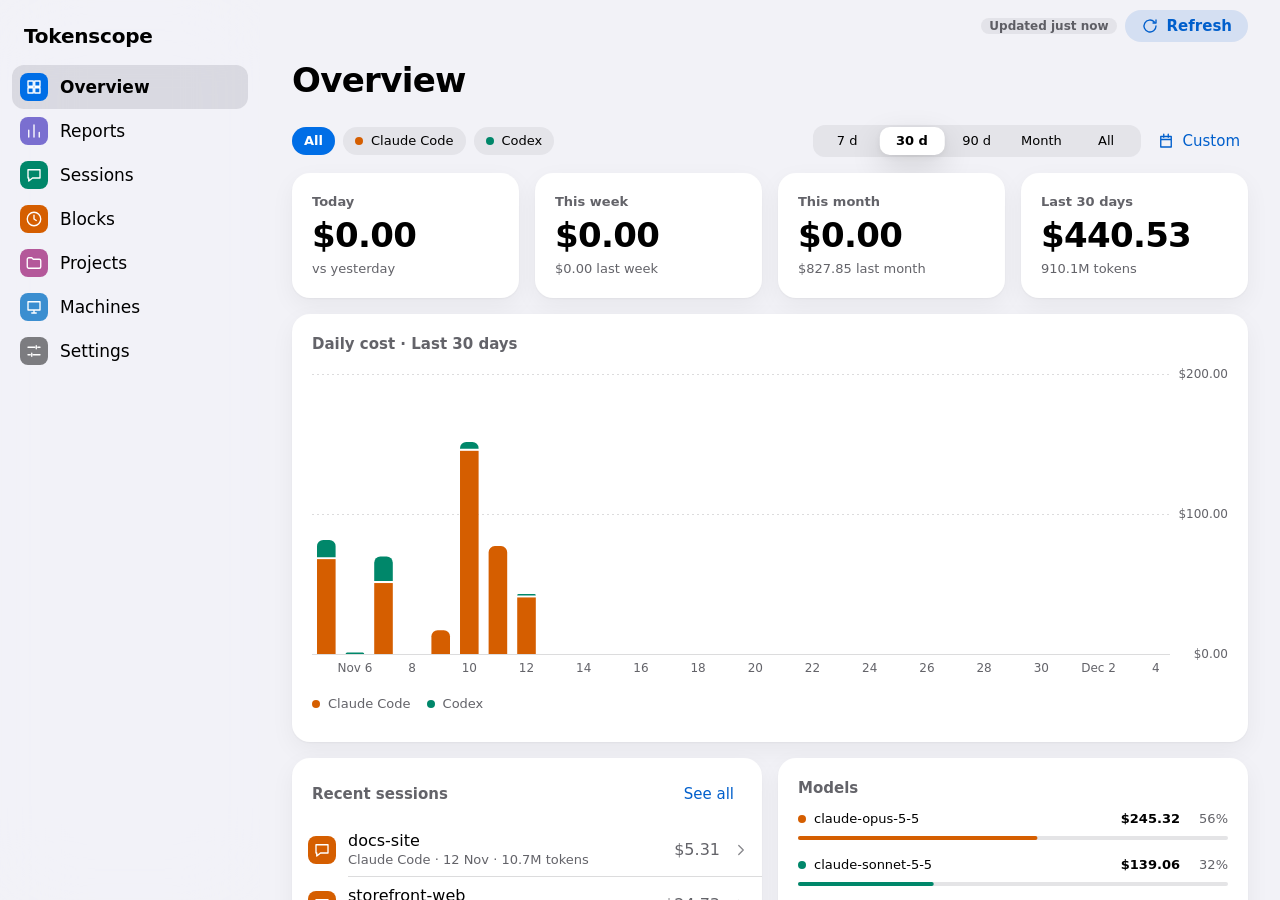
<file: src/Tokenscope/ui/index.html>
<!doctype html>
<html lang="en">
<head>
  <meta charset="utf-8">
  <meta name="viewport" content="width=device-width, initial-scale=1">
  <title>Tokenscope</title>
  <link rel="stylesheet" href="design/tokens.css">
  <link rel="stylesheet" href="design/components.css">
  <script type="module" src="app.js"></script>
</head>
<body>
  <div class="ts-app">
    <nav class="ts-sidebar" aria-label="Screens">
      <h2 class="ts-sidebar-title">Tokenscope</h2>
      <div class="ts-nav" id="nav" style="--index: 0"><span class="ts-nav-pill"></span></div>
    </nav>
    <div class="ts-app-pane">
      <div class="ts-app-main" id="main">
        <header class="ts-topbar">
          <h2 class="ts-topbar-title" id="bar-title">Overview</h2>
          <div class="ts-topbar-actions" id="bar-actions"></div>
        </header>
        <main class="ts-app-content" id="content"></main>
      </div>
      <div class="ts-sheet" inert></div>
    </div>
  </div>
</body>
</html>
</file>
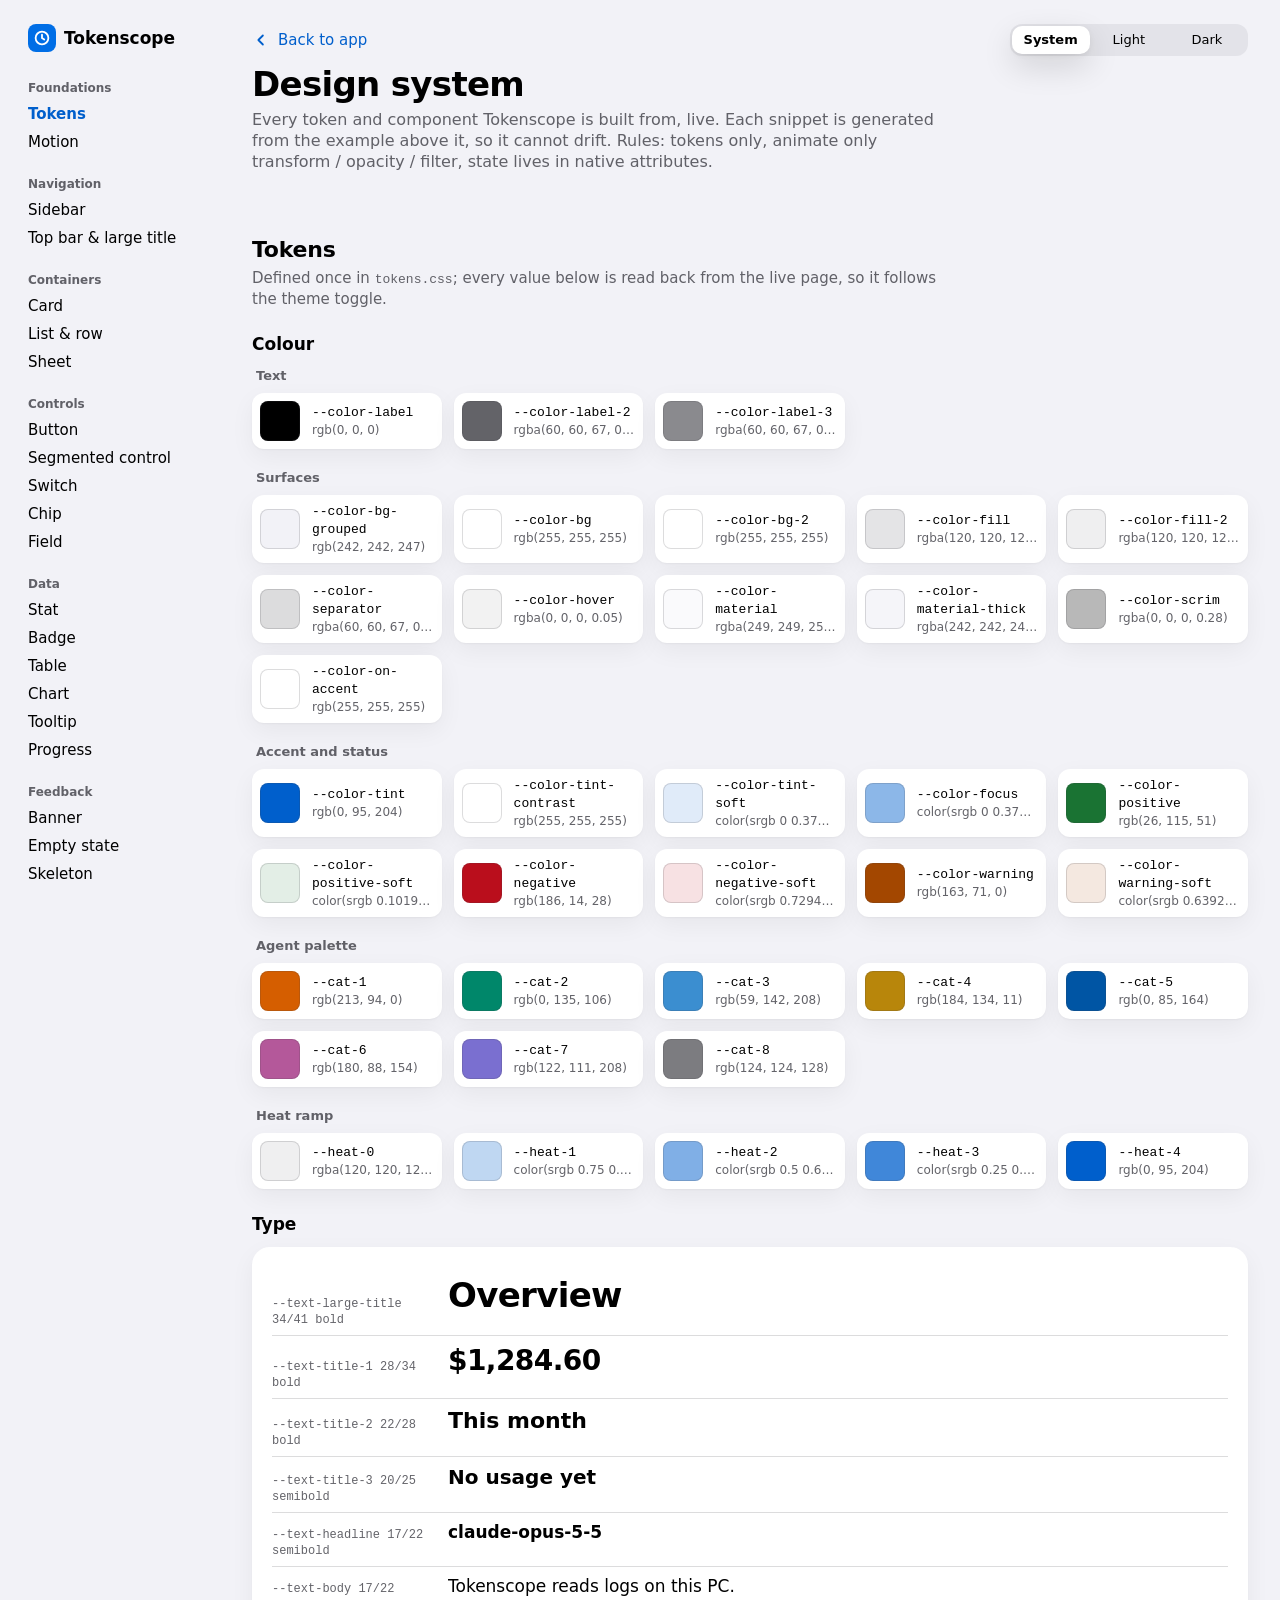
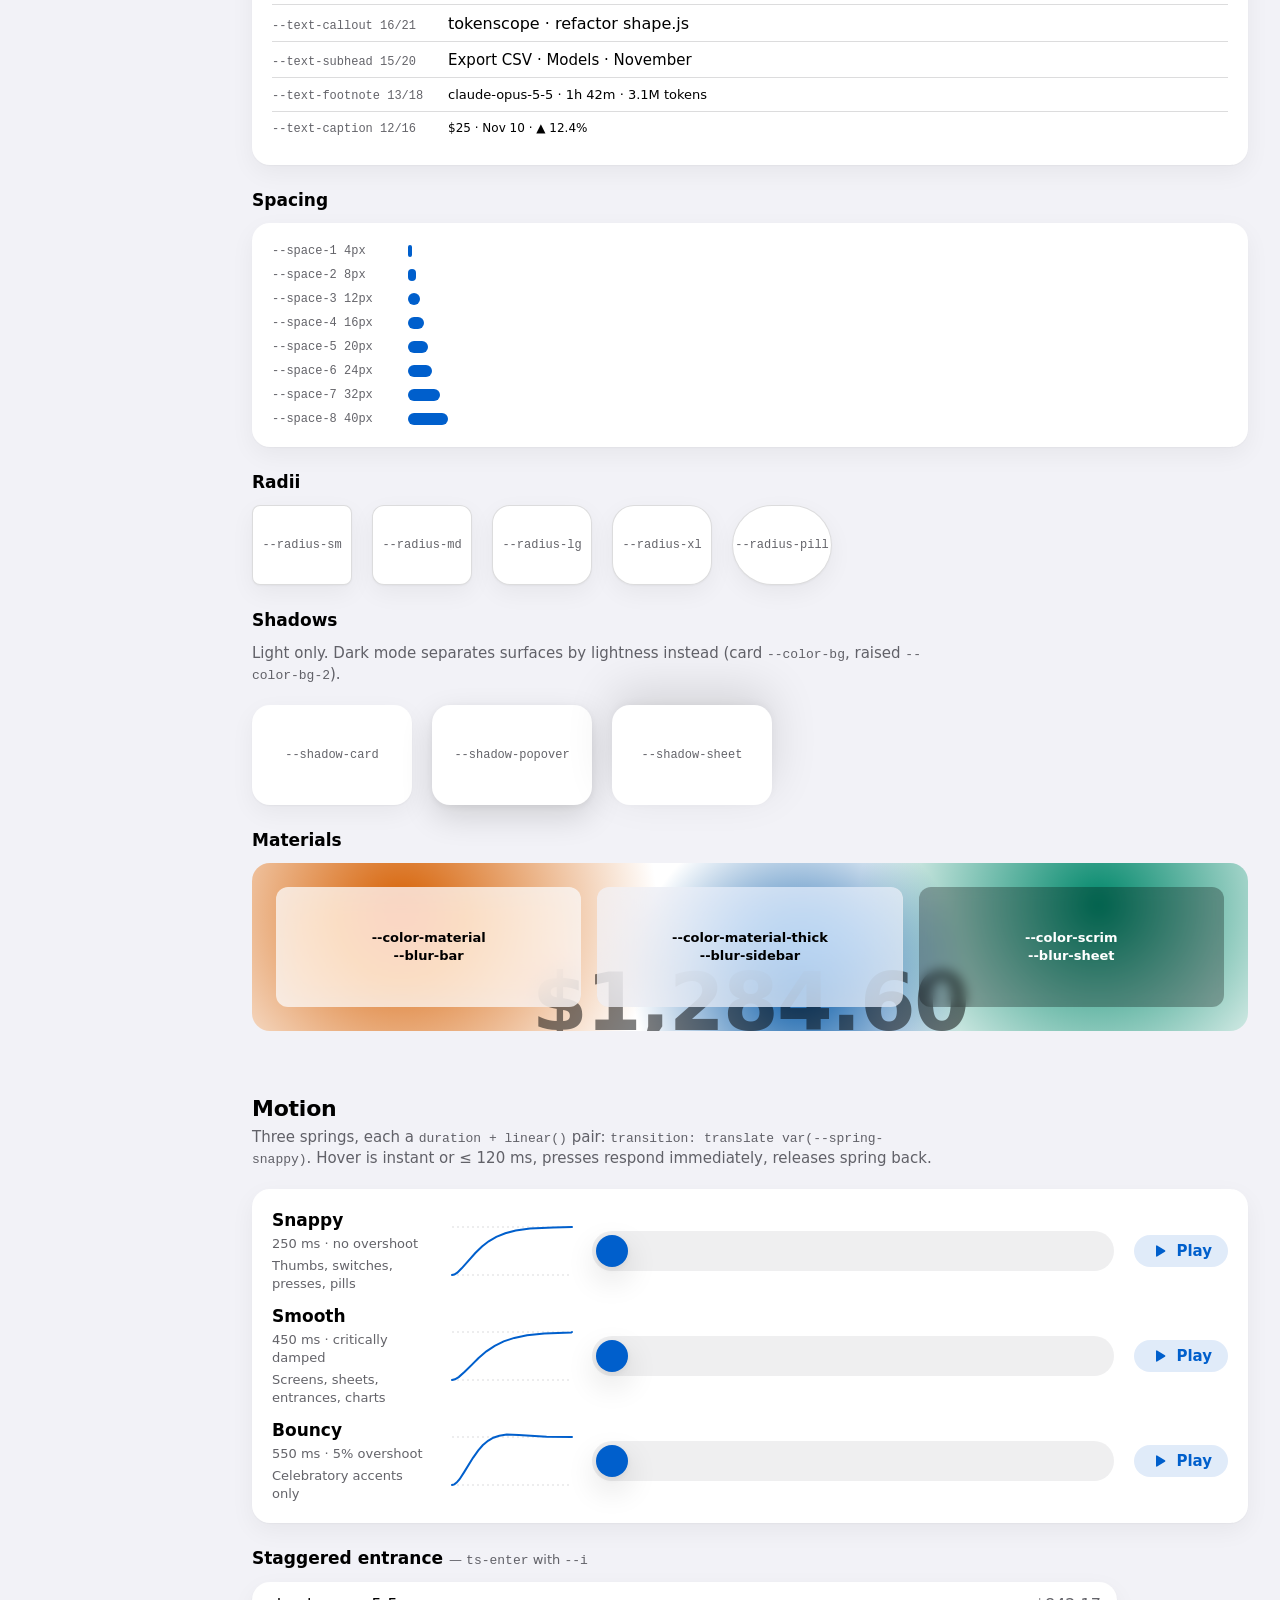
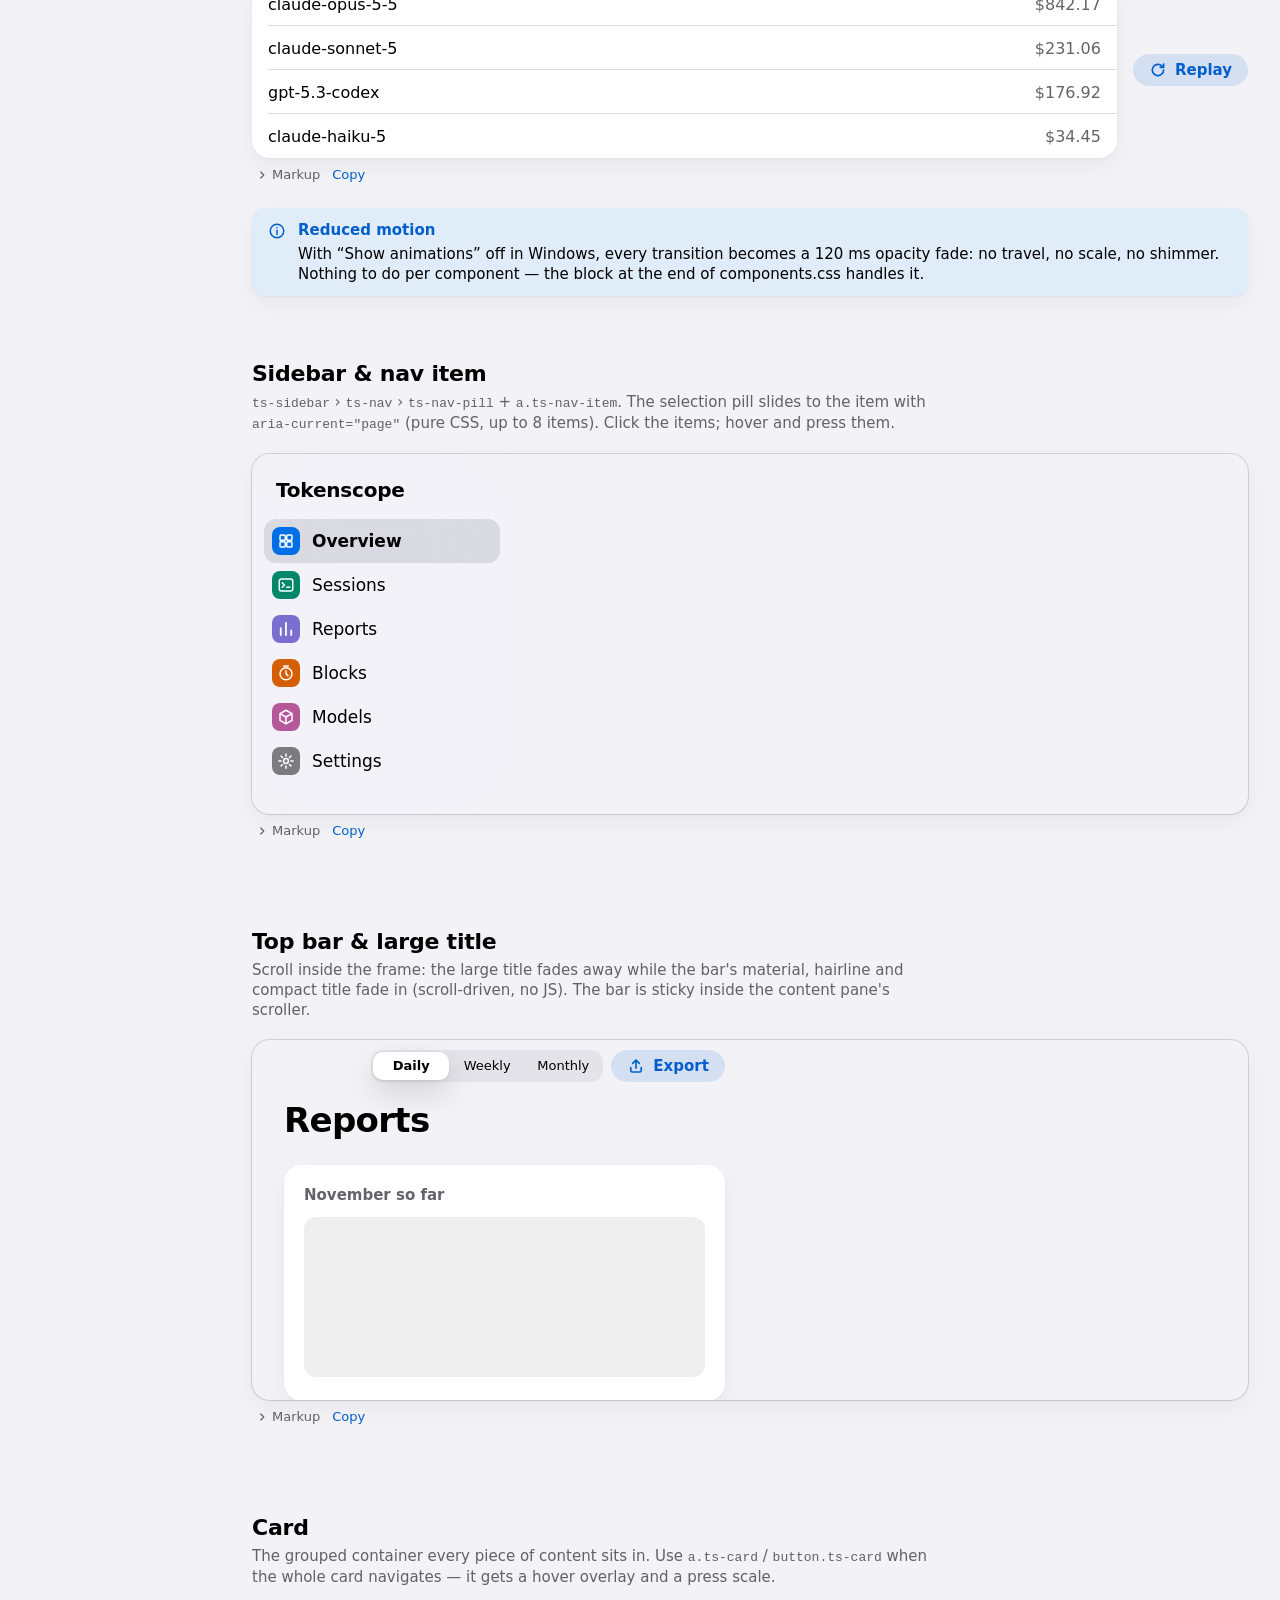
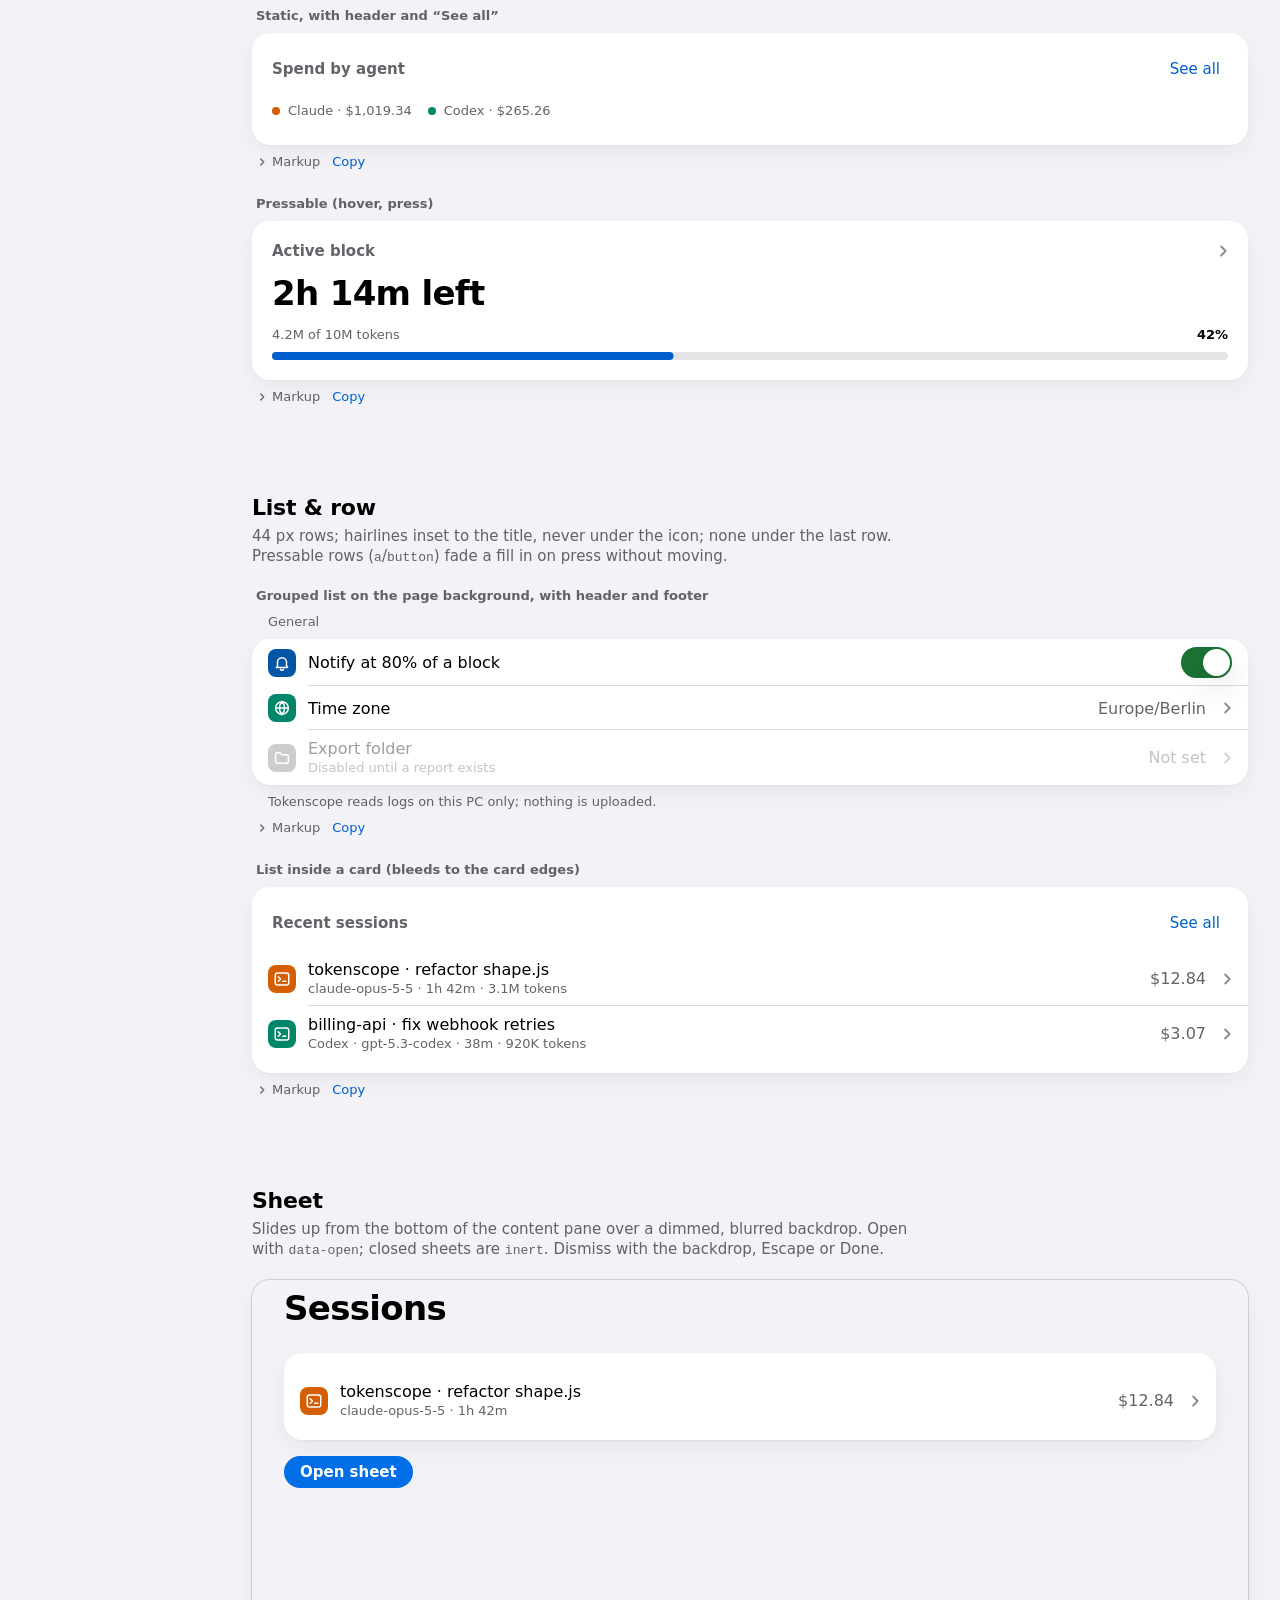
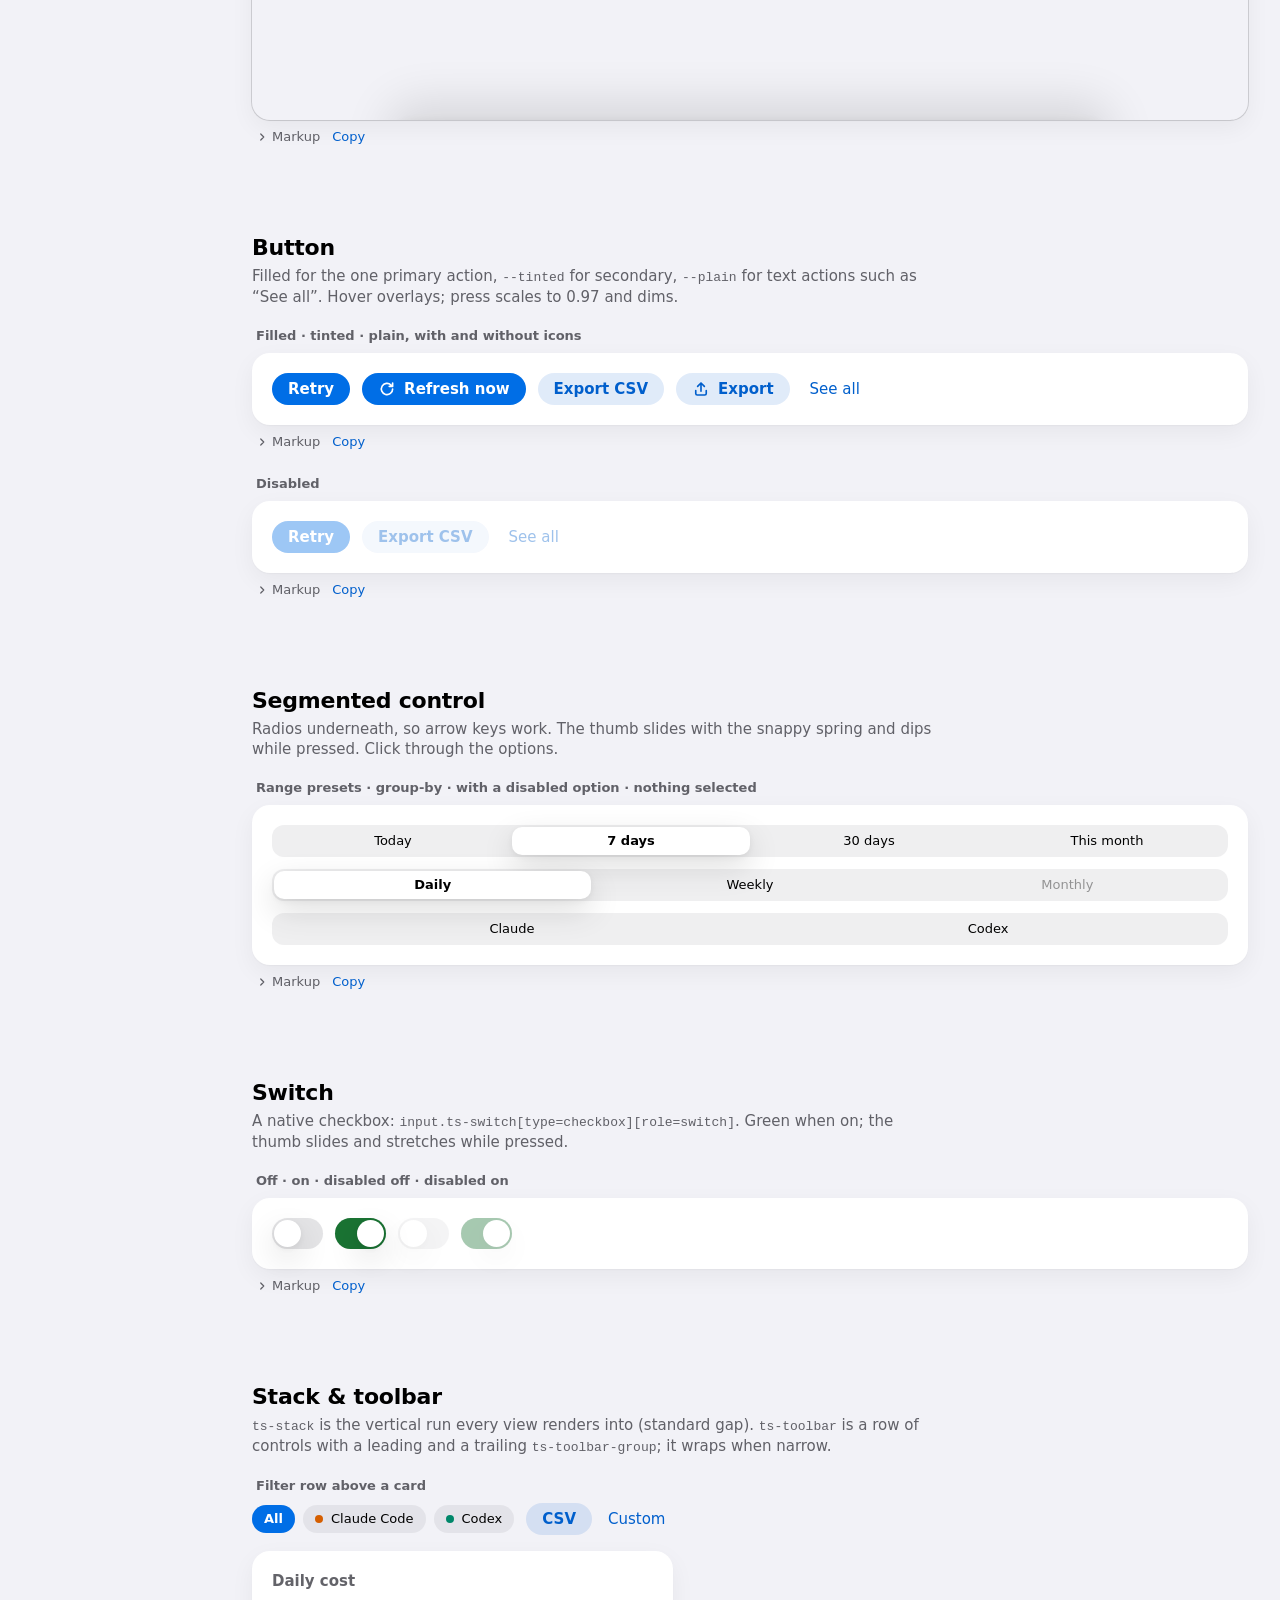
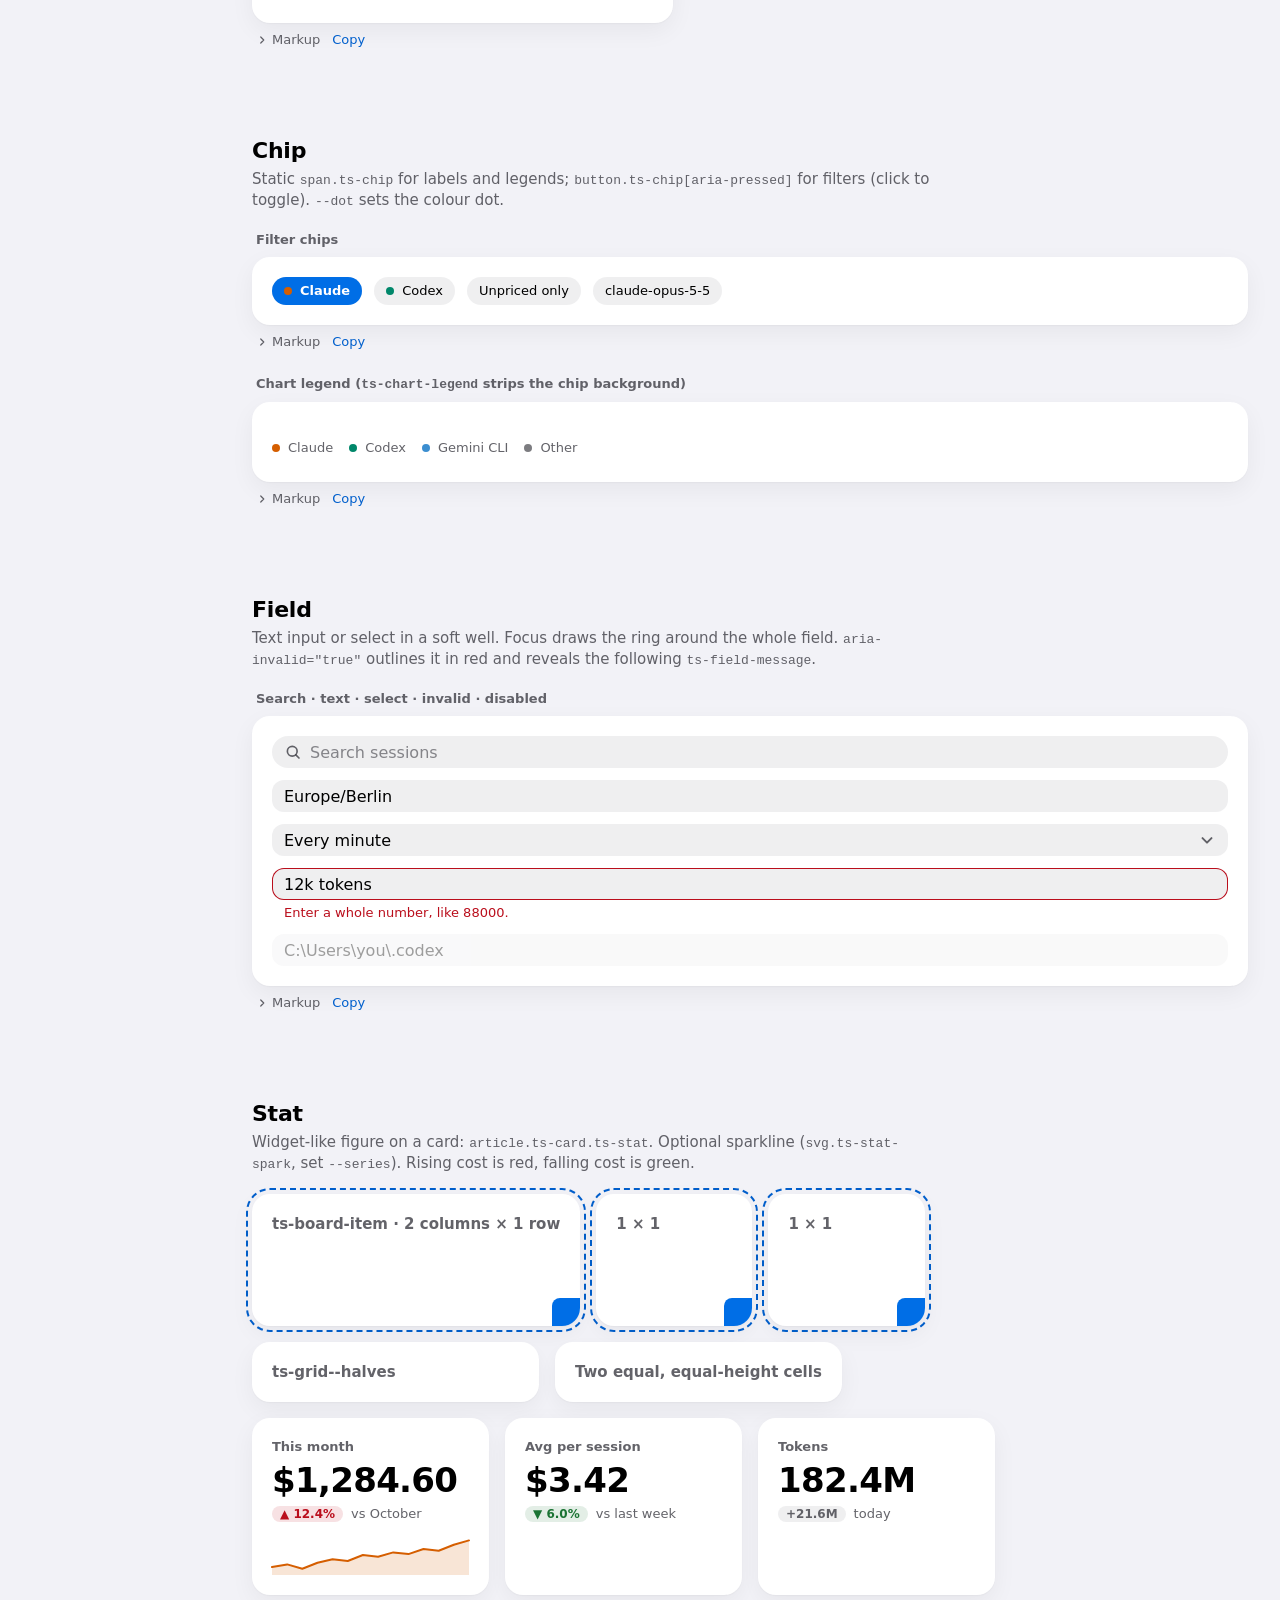
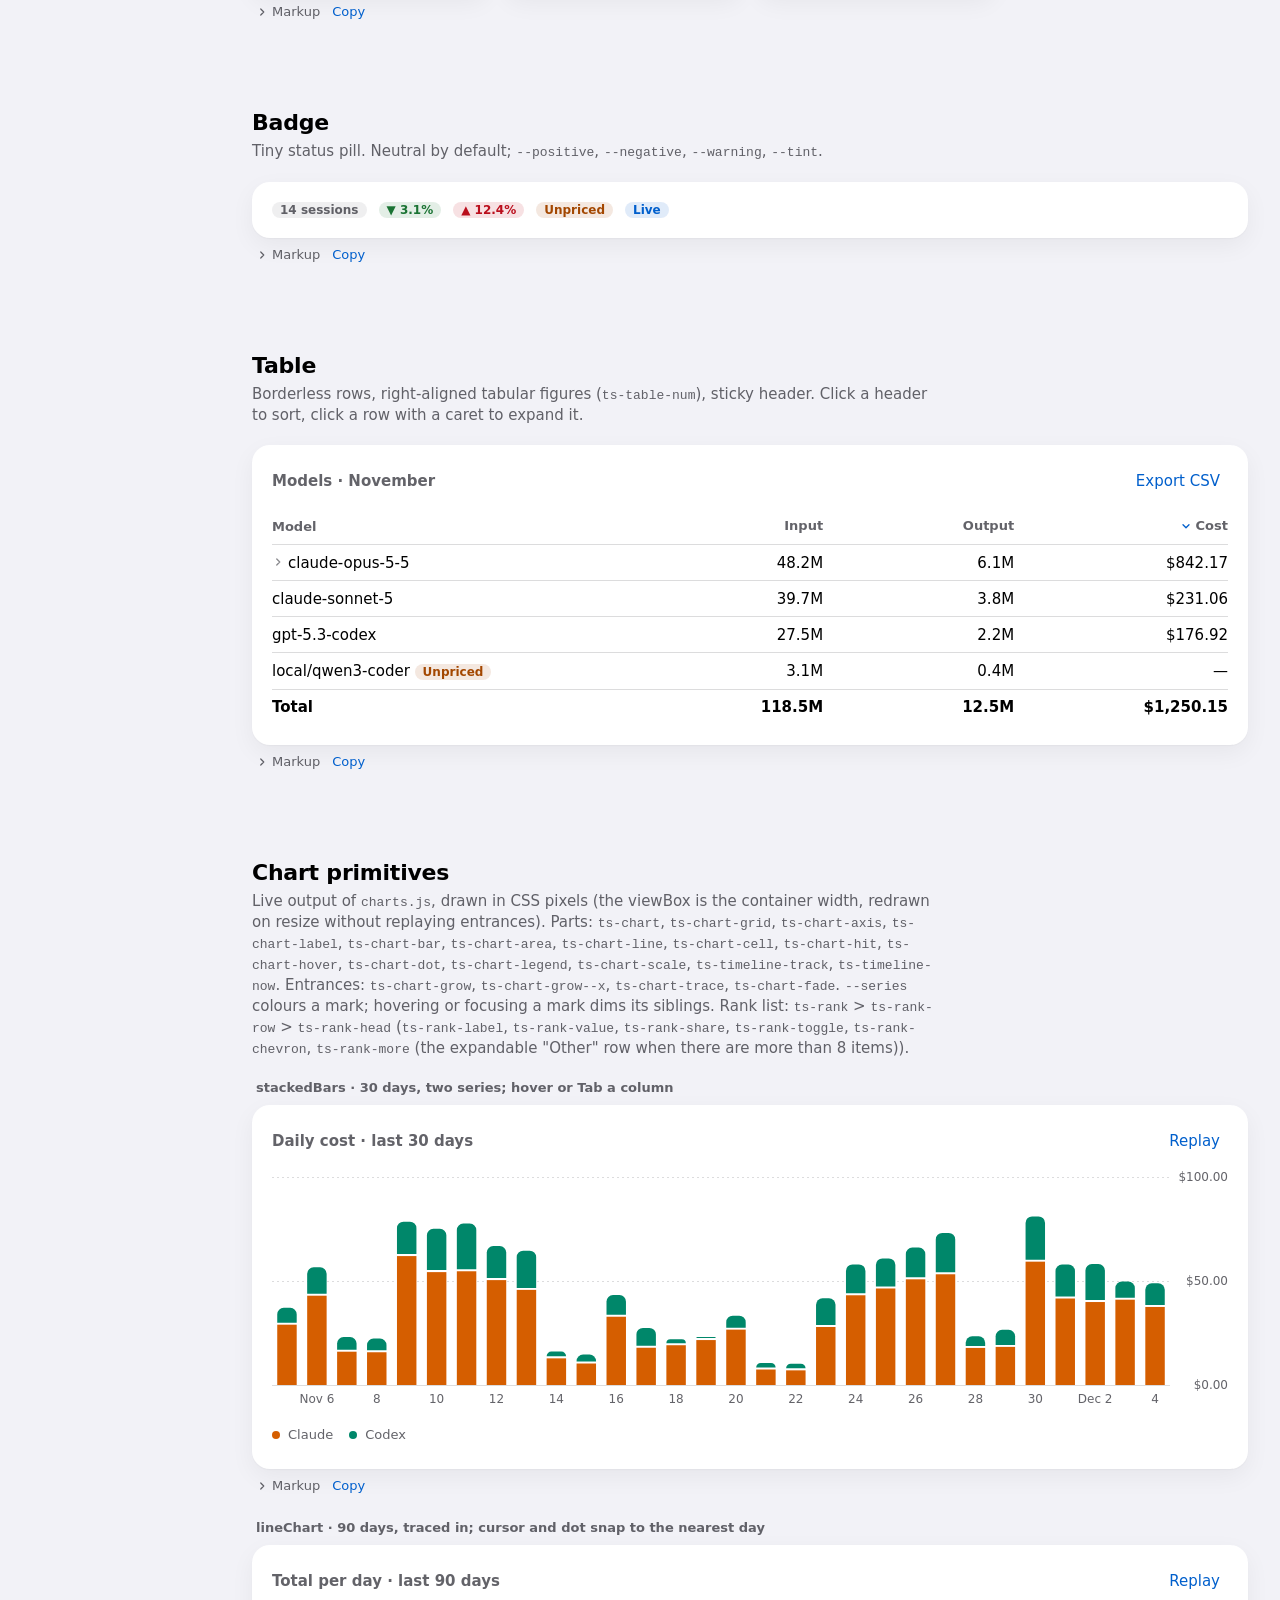
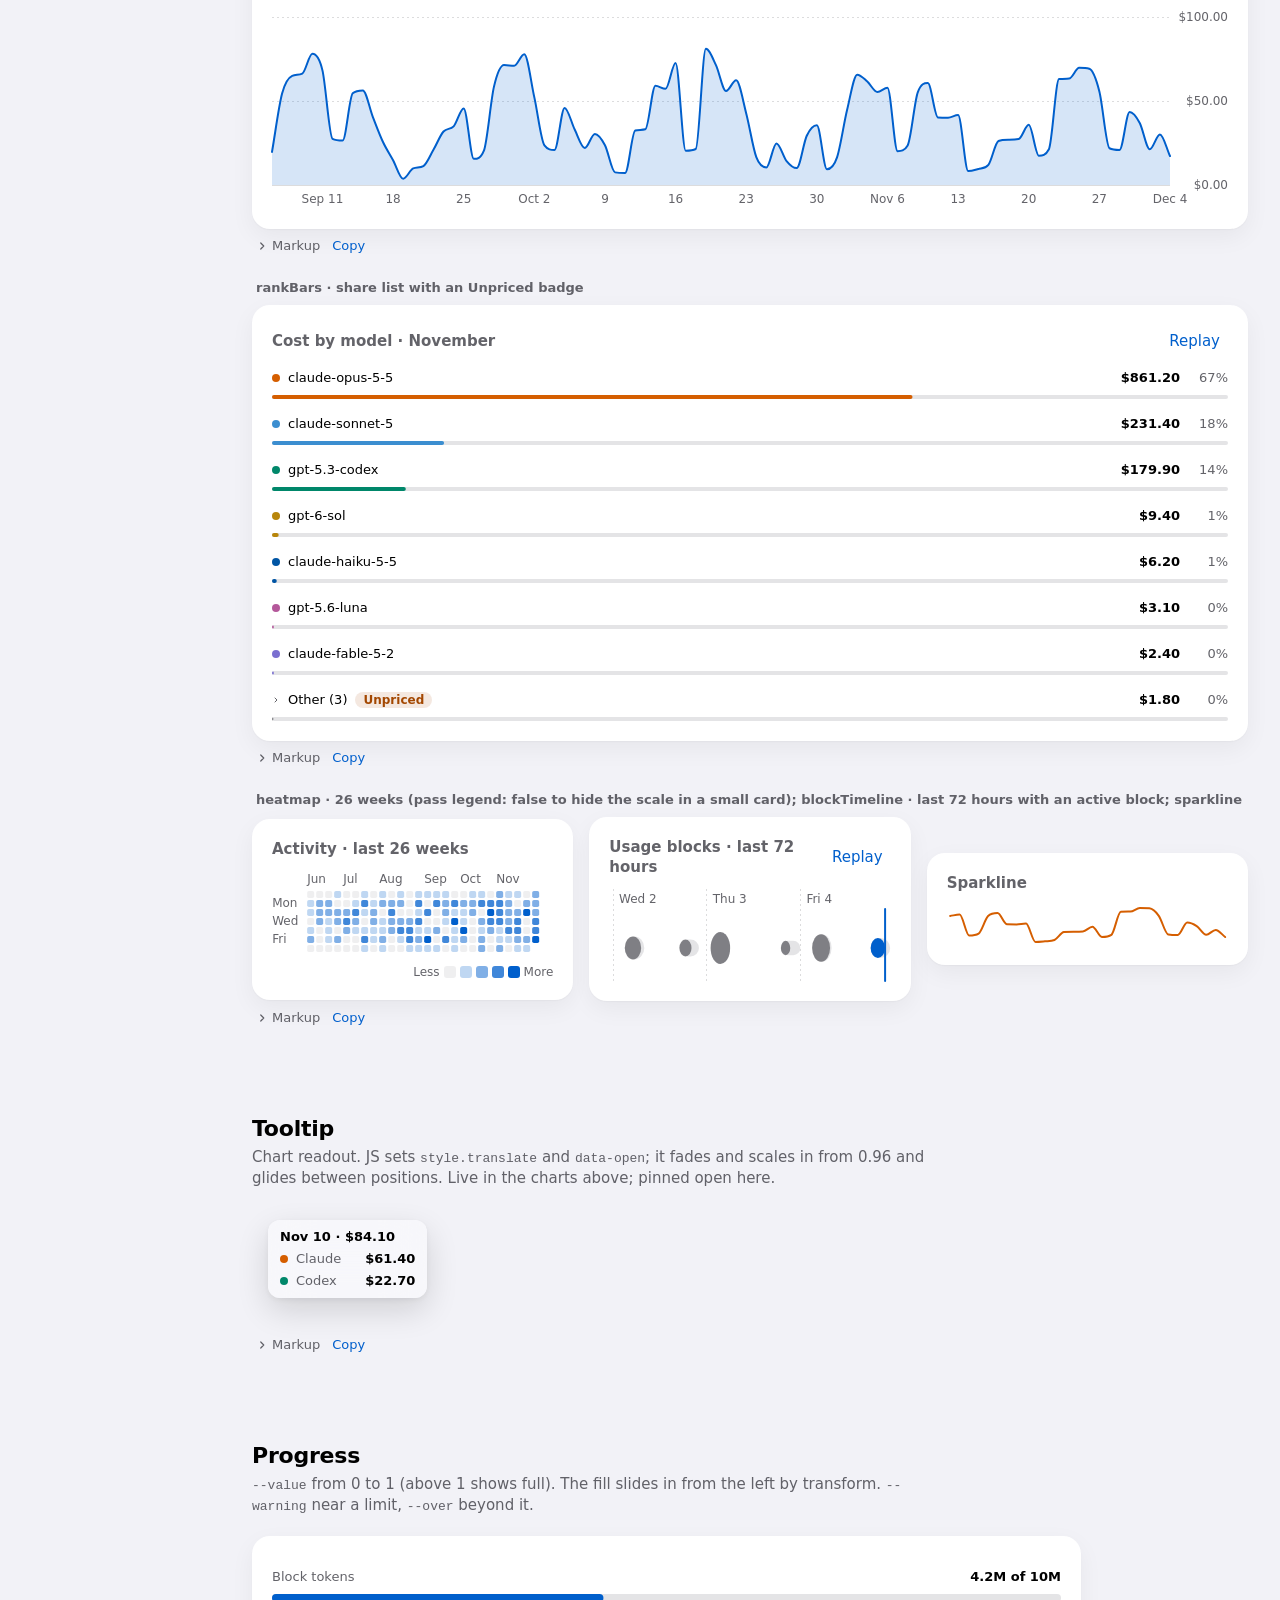
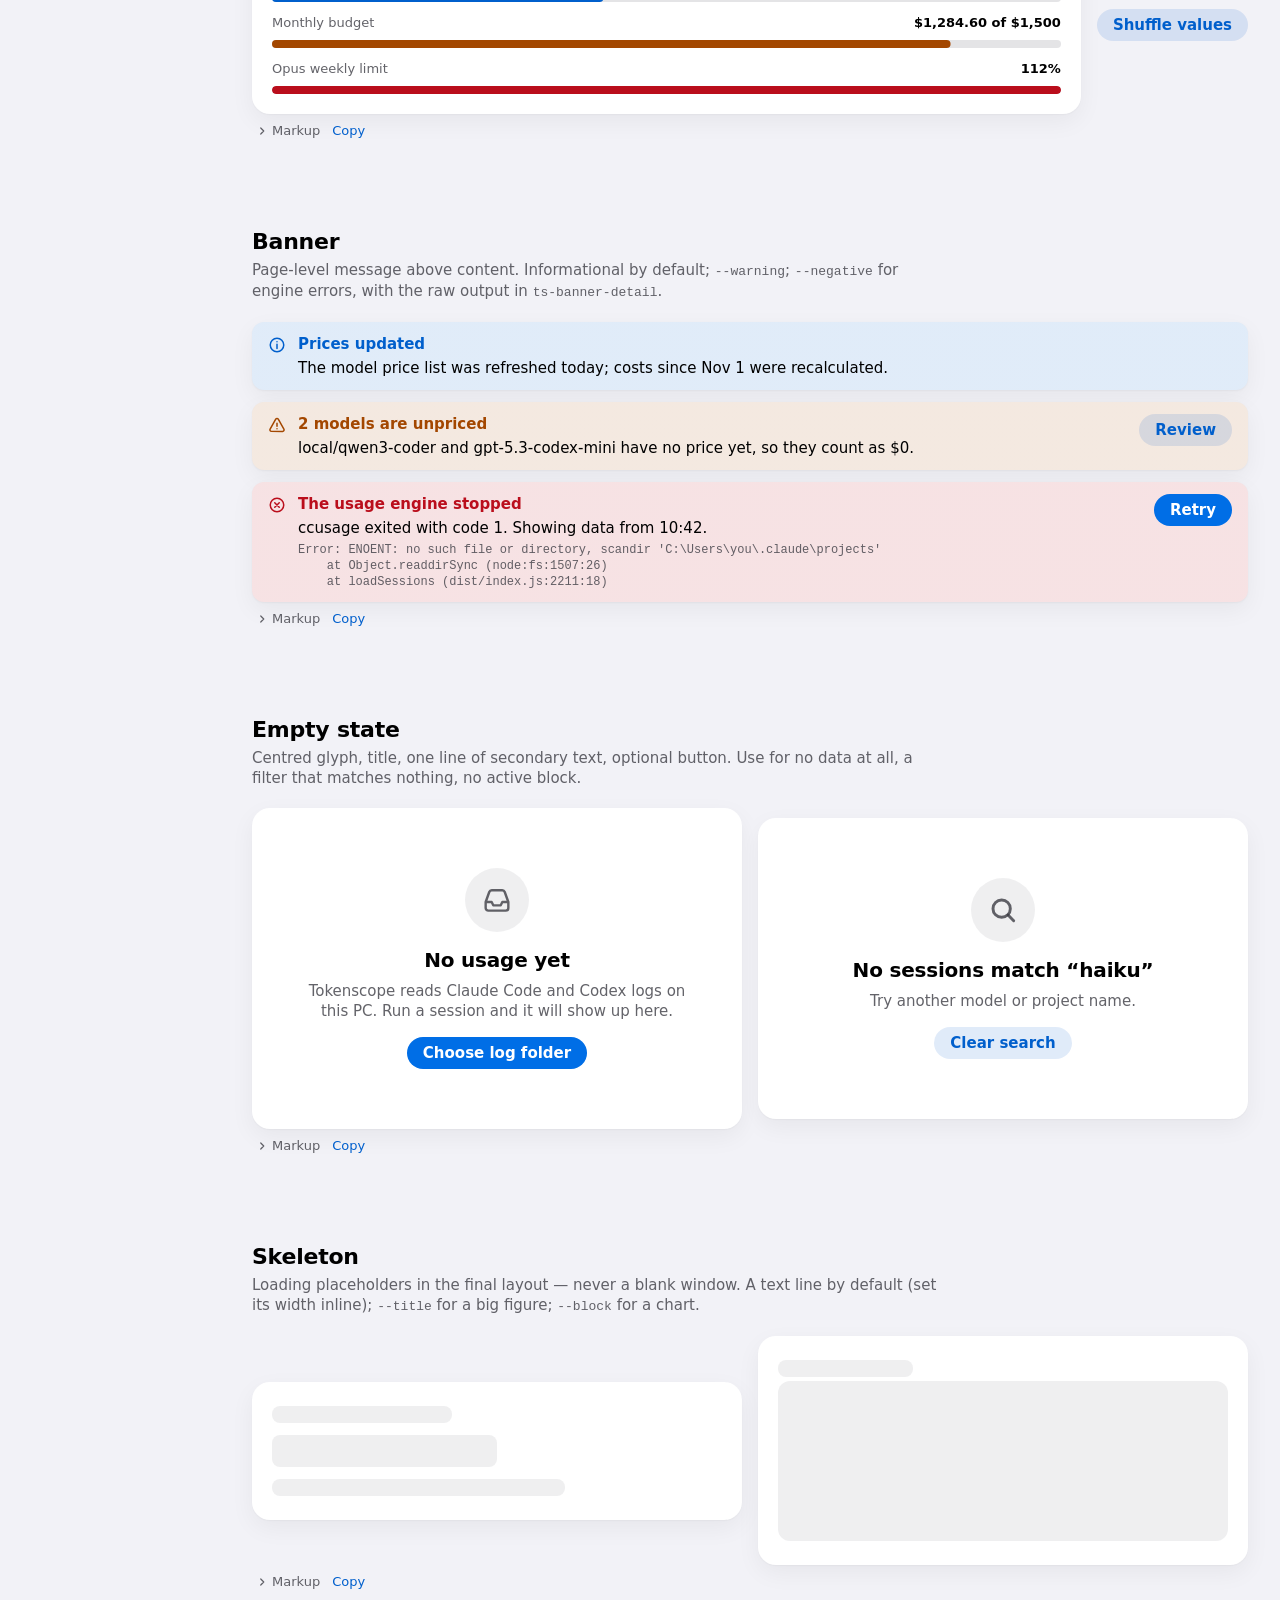
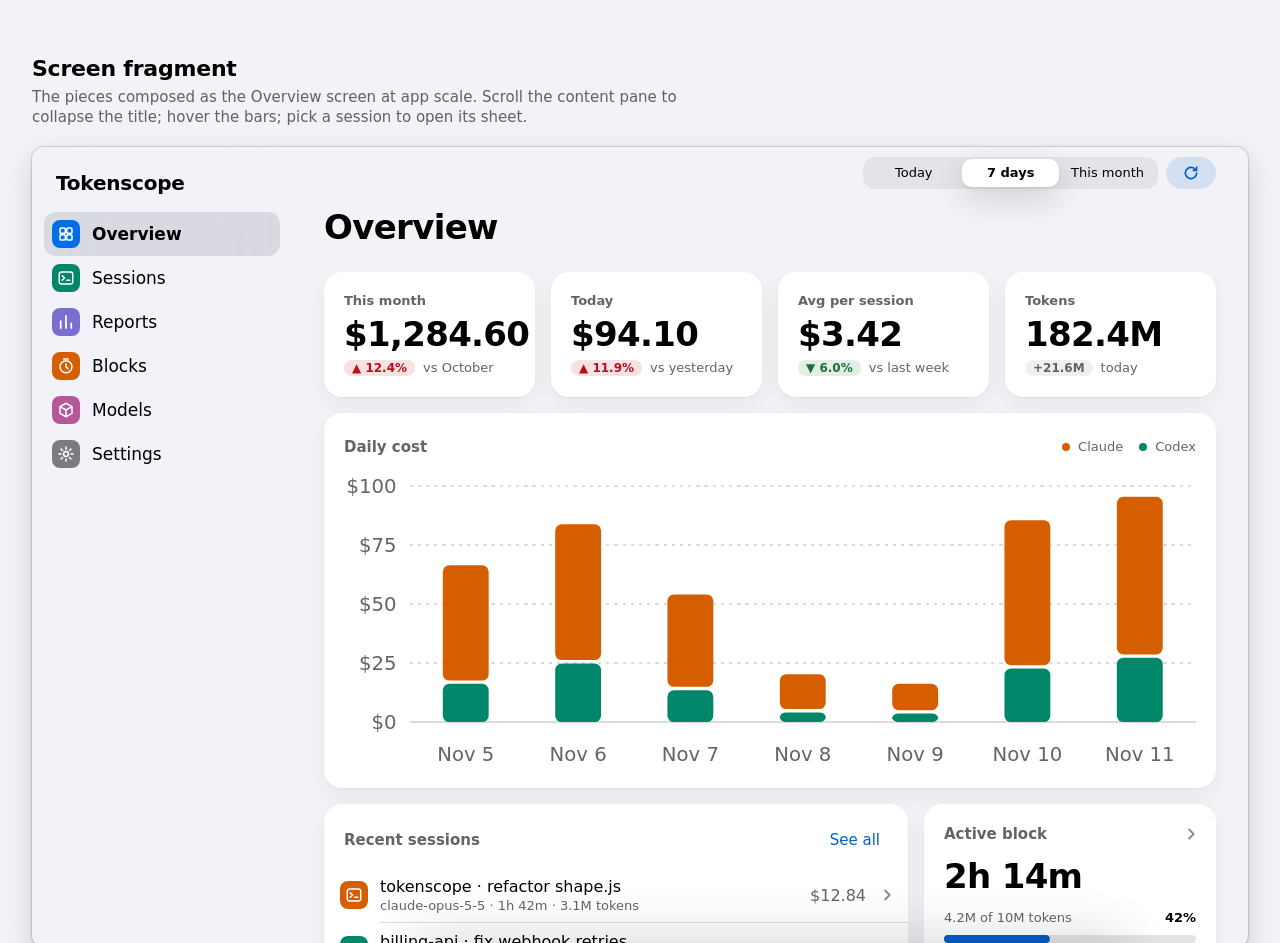
<file: src/Tokenscope/ui/design/gallery.html>
<!doctype html>
<html lang="en">
<head>
<meta charset="utf-8">
<meta name="viewport" content="width=device-width, initial-scale=1">
<title>Tokenscope · Design system</title>
<link rel="stylesheet" href="tokens.css">
<link rel="stylesheet" href="components.css">
<style>
  /* Gallery-only chrome (prefix g-). Tokens only, like components.css. Not used by the app. */
  .g-shell {
    --g-index: calc(5 * var(--space-8) + var(--space-5));
    display: grid;
    grid-template-columns: var(--g-index) minmax(0, 1fr);
  }
  .g-index {
    position: sticky; inset-block-start: 0; align-self: start;
    block-size: 100vh; overflow: auto;
    padding: var(--space-6) var(--space-2) var(--space-6) var(--space-4);
  }
  .g-index-brand { display: flex; align-items: center; gap: var(--space-2); padding: 0 var(--space-3) var(--space-2); font: var(--text-headline); }
  .g-index-group { margin: var(--space-5) 0 var(--space-1); padding-inline: var(--space-3); font: var(--text-caption); font-weight: 600; color: var(--color-label-2); }
  .g-index a {
    position: relative; display: block;
    padding: var(--space-1) var(--space-3);
    border-radius: var(--radius-sm);
    color: var(--color-label); font: var(--text-subhead); text-decoration: none;
    &::before { content: ""; position: absolute; inset: 0; border-radius: inherit; background: var(--color-fill-2); opacity: 0; transition: opacity var(--dur-fast) ease-out; }
    &:hover::before { opacity: 1; }
    &[aria-current] { color: var(--color-tint); font-weight: 600; }
  }
  .g-main { min-inline-size: 0; max-inline-size: calc(var(--size-content-max) + 2 * var(--space-7)); padding: var(--space-6) var(--space-7) var(--space-8); }
  .g-header { display: flex; flex-wrap: wrap; align-items: center; justify-content: space-between; gap: var(--space-4); }
  .g-header .ts-button--plain { margin-inline-start: calc(-1 * var(--space-2)); }
  .g-title { margin: var(--space-2) 0 var(--space-1); font: var(--text-large-title); letter-spacing: var(--tracking-tight); }
  .g-lede { margin: 0; max-inline-size: 68ch; font: var(--text-callout); color: var(--color-label-2); }
  .g-section { padding-block-start: calc(2 * var(--space-7)); scroll-margin-block-start: var(--space-2); }
  .g-section > h2 { margin: 0 0 var(--space-1); font: var(--text-title-2); letter-spacing: var(--tracking-snug); }
  .g-desc { margin: 0 0 var(--space-5); max-inline-size: 72ch; font: var(--text-subhead); color: var(--color-label-2); }
  .g-desc code, .g-note code { font: var(--text-footnote); font-family: var(--font-mono); }
  .g-h3 { margin: var(--space-6) 0 var(--space-3); font: var(--text-headline); }

  /* demo = label + live stage + generated snippet */
  .g-demo { margin-block-end: var(--space-6); }
  .g-demo-label { margin: 0 0 var(--space-2); padding-inline: var(--space-1); font: var(--text-footnote); font-weight: 600; color: var(--color-label-2); }
  .g-stage { display: flex; flex-wrap: wrap; align-items: center; gap: var(--space-4); }
  .g-stage > .ts-card, .g-stage > .ts-banner, .g-stage > .g-col { flex: 1 1 calc(7 * var(--space-8)); min-inline-size: 0; }
  .g-stage > .ts-list, .g-stage > .g-list-wrap { flex: 1 1 calc(9 * var(--space-8)); }
  .g-row { display: flex; flex-wrap: wrap; align-items: center; gap: var(--space-3); }
  .g-col { display: grid; gap: var(--space-3); align-content: start; }
  .g-grid { display: grid; gap: var(--space-4); grid-template-columns: repeat(auto-fit, minmax(calc(7 * var(--space-8)), 1fr)); inline-size: 100%; }
  .g-caption { font: var(--text-footnote); color: var(--color-label-2); }
  .g-note { margin: var(--space-2) 0 0; padding-inline: var(--space-1); font: var(--text-footnote); color: var(--color-label-2); }
  .g-code { margin-block-start: var(--space-2); }
  .g-code summary {
    display: flex; align-items: center; gap: var(--space-1);
    inline-size: fit-content; padding-inline: var(--space-1);
    font: var(--text-footnote); color: var(--color-label-2); list-style: none; cursor: default;
    &::-webkit-details-marker { display: none; }
    & .ts-button { min-block-size: 0; font: var(--text-footnote); }
  }
  .g-disclosure { inline-size: var(--space-3); block-size: var(--space-3); transition: rotate var(--spring-snappy); }
  .g-code[open] .g-disclosure { rotate: 90deg; }
  .g-code pre {
    margin: var(--space-2) 0 0; padding: var(--space-4);
    max-block-size: calc(9 * var(--space-8)); overflow: auto;
    border-radius: var(--radius-md); background: var(--color-fill-2);
    color: var(--color-label); font: var(--text-caption); font-family: var(--font-mono); tab-size: 2;
  }
  .g-ico { inline-size: var(--size-icon); block-size: var(--size-icon); }

  /* tokens */
  .g-swatches { display: grid; gap: var(--space-3); grid-template-columns: repeat(auto-fill, minmax(calc(4 * var(--space-8) + var(--space-5)), 1fr)); margin-block-end: var(--space-5); }
  .g-swatch { display: flex; align-items: center; gap: var(--space-3); padding: var(--space-2); border-radius: var(--radius-md); background: var(--color-bg); box-shadow: var(--shadow-card); }
  .g-swatch-chip { flex: none; inline-size: var(--space-8); block-size: var(--space-8); border-radius: var(--radius-sm); box-shadow: inset 0 0 0 var(--hairline) var(--color-separator); }
  .g-swatch-name { display: block; font: var(--text-footnote); font-family: var(--font-mono); }
  .g-swatch-value { display: block; font: var(--text-caption); color: var(--color-label-2); overflow: hidden; text-overflow: ellipsis; white-space: nowrap; }
  .g-swatch > span:last-child { min-inline-size: 0; }
  .g-type-row { display: flex; align-items: baseline; gap: var(--space-4); padding-block: var(--space-2); box-shadow: inset 0 calc(-1 * var(--hairline)) 0 var(--color-separator); &:last-child { box-shadow: none; } }
  .g-type-meta { flex: none; inline-size: calc(4 * var(--space-8)); font: var(--text-caption); font-family: var(--font-mono); color: var(--color-label-2); }
  .g-type-sample { min-inline-size: 0; overflow: hidden; text-overflow: ellipsis; white-space: nowrap; }
  .g-scale { display: grid; gap: var(--space-2); }
  .g-scale-row { display: flex; align-items: center; gap: var(--space-4); font: var(--text-caption); font-family: var(--font-mono); color: var(--color-label-2); }
  .g-scale-row > span:first-child { flex: none; inline-size: calc(3 * var(--space-8)); }
  .g-space-bar { block-size: var(--space-3); border-radius: var(--radius-pill); background: var(--color-tint); }
  .g-tiles { display: flex; flex-wrap: wrap; gap: var(--space-5); }
  .g-tile { display: grid; place-items: center; inline-size: calc(2 * var(--space-8) + var(--space-5)); block-size: calc(2 * var(--space-8)); background: var(--color-bg); box-shadow: var(--shadow-card), inset 0 0 0 var(--hairline) var(--color-separator); font: var(--text-caption); font-family: var(--font-mono); color: var(--color-label-2); }
  .g-tile--shadow { inline-size: calc(4 * var(--space-8)); block-size: calc(2 * var(--space-8) + var(--space-5)); border-radius: var(--radius-lg); box-shadow: none; }
  .g-materials {
    position: relative; display: grid; grid-template-columns: repeat(3, 1fr); gap: var(--space-4); align-items: center;
    padding: var(--space-6); border-radius: var(--radius-lg); overflow: clip;
    background:
      radial-gradient(circle at 15% 30%, var(--cat-1), transparent 30%),
      radial-gradient(circle at 55% 70%, var(--cat-5), transparent 30%),
      radial-gradient(circle at 85% 25%, var(--cat-2), transparent 28%),
      var(--color-bg);
  }
  .g-materials-word { position: absolute; inset: auto 0 var(--space-2); text-align: center; font: var(--text-large-title); font-size: calc(2 * var(--space-8)); letter-spacing: var(--tracking-tight); opacity: .5; }
  .g-mat { position: relative; display: grid; place-items: center; block-size: calc(3 * var(--space-8)); border-radius: var(--radius-md); font: var(--text-footnote); font-weight: 600; text-align: center; }
  .g-mat--bar { background: var(--color-material); backdrop-filter: var(--blur-bar); }
  .g-mat--sidebar { background: var(--color-material-thick); backdrop-filter: var(--blur-sidebar); }
  .g-mat--scrim { background: var(--color-scrim); backdrop-filter: var(--blur-sheet); color: var(--color-on-accent); }

  /* motion */
  .g-springs { display: grid; gap: var(--space-3); }
  .g-spring { display: grid; grid-template-columns: calc(4 * var(--space-8)) calc(3 * var(--space-8)) minmax(0, 1fr) auto; align-items: center; gap: var(--space-5); }
  .g-spring-meta { display: grid; gap: var(--space-1); font: var(--text-footnote); color: var(--color-label-2); & strong { font: var(--text-headline); color: var(--color-label); } }
  .g-curve { inline-size: 100%; block-size: calc(2 * var(--space-8)); overflow: visible; }
  .g-curve-guide { stroke: var(--color-separator); stroke-width: var(--hairline); stroke-dasharray: 2 3; fill: none; }
  .g-curve-path { stroke: var(--color-tint); stroke-width: var(--size-line); fill: none; stroke-linecap: round; }
  .g-track { container-type: inline-size; padding: var(--space-1); border-radius: var(--radius-pill); background: var(--color-fill-2); }
  .g-puck {
    --_spring: var(--spring-snappy);
    display: block; inline-size: var(--size-control); block-size: var(--size-control);
    border-radius: var(--radius-pill); background: var(--color-tint); box-shadow: var(--shadow-popover);
    transition: translate var(--_spring);
  }
  [data-spring="smooth"] .g-puck { --_spring: var(--spring-smooth); }
  [data-spring="bouncy"] .g-puck { --_spring: var(--spring-bouncy); }
  [data-on] .g-puck { translate: calc(100cqi - var(--size-control)) 0; }

  /* frames that stand in for the app window / content pane */
  .g-frame {
    position: relative; display: flex; inline-size: 100%;
    border-radius: var(--radius-lg); overflow: clip;
    background: var(--color-bg-grouped);
    box-shadow: 0 0 0 var(--hairline) var(--color-separator), var(--shadow-card);
  }
  .g-frame--short { block-size: calc(9 * var(--space-8)); }
  .g-frame--tall { block-size: calc(11 * var(--space-8)); }
  .g-pane { position: relative; flex: 1; min-inline-size: 0; overflow: clip; }
  .g-scroll { block-size: 100%; overflow: auto; }
  .g-content { padding: 0 var(--space-7) var(--space-7); display: grid; gap: var(--space-4); }
  .g-content > .ts-large-title { margin-block-end: calc(-1 * var(--space-2)); }
  .g-chart-wrap { position: relative; }
  .g-tip-stage { position: relative; block-size: calc(3 * var(--space-8)); flex: 1 1 calc(6 * var(--space-8)); }
  .g-screen { grid-column: 1 / -1; position: relative; padding: 0 var(--space-7) var(--space-8); background: var(--color-bg-grouped); } /* covers the sticky index */
  .g-screen > .ts-app { block-size: min(calc(20 * var(--space-8)), calc(100vh - var(--space-8))); box-shadow: 0 0 0 var(--hairline) var(--color-separator), var(--shadow-popover); border-radius: var(--radius-md); }
  /* ?shell: the screen fragment alone at window size (checks .ts-app fills 100dvh without page scroll) */
  [data-g-shell] :is(.g-index, .g-main, .g-screen > :not(.ts-app)) { display: none; }
  [data-g-shell] .g-screen { padding: 0; }
  [data-g-shell] .g-screen > .ts-app { block-size: 100dvh; border-radius: 0; box-shadow: none; }
</style>
</head>
<body>
<svg width="0" height="0" style="position: absolute" aria-hidden="true">
  <symbol id="i-grid" viewBox="0 0 24 24" fill="none" stroke="currentColor" stroke-width="2" stroke-linejoin="round"><rect x="4" y="4" width="7" height="7" rx="1.5"/><rect x="13" y="4" width="7" height="7" rx="1.5"/><rect x="4" y="13" width="7" height="7" rx="1.5"/><rect x="13" y="13" width="7" height="7" rx="1.5"/></symbol>
  <symbol id="i-terminal" viewBox="0 0 24 24" fill="none" stroke="currentColor" stroke-width="2" stroke-linecap="round" stroke-linejoin="round"><rect x="3" y="4" width="18" height="16" rx="3"/><path d="M7 9l3 3-3 3M13 15h4"/></symbol>
  <symbol id="i-chart" viewBox="0 0 24 24" fill="none" stroke="currentColor" stroke-width="2.4" stroke-linecap="round"><path d="M5 20V11M12 20V4M19 20v-6"/></symbol>
  <symbol id="i-timer" viewBox="0 0 24 24" fill="none" stroke="currentColor" stroke-width="2" stroke-linecap="round" stroke-linejoin="round"><circle cx="12" cy="13" r="8"/><path d="M12 9v4l2.5 2.5M9 2.5h6"/></symbol>
  <symbol id="i-cube" viewBox="0 0 24 24" fill="none" stroke="currentColor" stroke-width="2" stroke-linejoin="round"><path d="M12 3l8 4.5v9L12 21l-8-4.5v-9L12 3zM4 7.5l8 4.5 8-4.5M12 12v9"/></symbol>
  <symbol id="i-gear" viewBox="0 0 24 24" fill="none" stroke="currentColor" stroke-width="2" stroke-linecap="round"><circle cx="12" cy="12" r="3.2"/><path d="M12 2.5v3M12 18.5v3M5.3 5.3l2.1 2.1M16.6 16.6l2.1 2.1M2.5 12h3M18.5 12h3M5.3 18.7l2.1-2.1M16.6 7.4l2.1-2.1"/></symbol>
  <symbol id="i-chevron" viewBox="0 0 24 24" fill="none" stroke="currentColor" stroke-width="2.4" stroke-linecap="round" stroke-linejoin="round"><path d="M9.5 6l6 6-6 6"/></symbol>
  <symbol id="i-back" viewBox="0 0 24 24" fill="none" stroke="currentColor" stroke-width="2.4" stroke-linecap="round" stroke-linejoin="round"><path d="M14.5 6l-6 6 6 6"/></symbol>
  <symbol id="i-down" viewBox="0 0 24 24" fill="none" stroke="currentColor" stroke-width="2.6" stroke-linecap="round" stroke-linejoin="round"><path d="M6 9.5l6 6 6-6"/></symbol>
  <symbol id="i-search" viewBox="0 0 24 24" fill="none" stroke="currentColor" stroke-width="2.2" stroke-linecap="round"><circle cx="11" cy="11" r="6.5"/><path d="M20 20l-4.2-4.2"/></symbol>
  <symbol id="i-info" viewBox="0 0 24 24" fill="none" stroke="currentColor" stroke-width="2" stroke-linecap="round"><circle cx="12" cy="12" r="9"/><path d="M12 11v5.5M12 7.6v.1"/></symbol>
  <symbol id="i-warning" viewBox="0 0 24 24" fill="none" stroke="currentColor" stroke-width="2" stroke-linecap="round" stroke-linejoin="round"><path d="M10.3 4.3L2.8 17.5A2 2 0 0 0 4.5 20.5h15a2 2 0 0 0 1.7-3L13.7 4.3a2 2 0 0 0-3.4 0zM12 9.5v4M12 17v.1"/></symbol>
  <symbol id="i-error" viewBox="0 0 24 24" fill="none" stroke="currentColor" stroke-width="2" stroke-linecap="round"><circle cx="12" cy="12" r="9"/><path d="M15 9l-6 6M9 9l6 6"/></symbol>
  <symbol id="i-refresh" viewBox="0 0 24 24" fill="none" stroke="currentColor" stroke-width="2.2" stroke-linecap="round" stroke-linejoin="round"><path d="M19.5 12a7.5 7.5 0 1 1-2.2-5.3M19.5 4v4.5H15"/></symbol>
  <symbol id="i-export" viewBox="0 0 24 24" fill="none" stroke="currentColor" stroke-width="2.2" stroke-linecap="round" stroke-linejoin="round"><path d="M12 15V4M7.5 8.5L12 4l4.5 4.5M5 14v4a2 2 0 0 0 2 2h10a2 2 0 0 0 2-2v-4"/></symbol>
  <symbol id="i-tray" viewBox="0 0 24 24" fill="none" stroke="currentColor" stroke-width="1.8" stroke-linecap="round" stroke-linejoin="round"><path d="M3.5 13.5L6.2 6a2 2 0 0 1 1.9-1.3h7.8A2 2 0 0 1 17.8 6l2.7 7.5V18a2 2 0 0 1-2 2h-13a2 2 0 0 1-2-2v-4.5zM3.5 13.5H8l1.2 2.5h5.6l1.2-2.5h4.5"/></symbol>
  <symbol id="i-bell" viewBox="0 0 24 24" fill="none" stroke="currentColor" stroke-width="2" stroke-linecap="round" stroke-linejoin="round"><path d="M6 16V11a6 6 0 0 1 12 0v5l1.5 2h-15L6 16zM10 20.5a2.2 2.2 0 0 0 4 0"/></symbol>
  <symbol id="i-globe" viewBox="0 0 24 24" fill="none" stroke="currentColor" stroke-width="2" stroke-linecap="round"><circle cx="12" cy="12" r="8.5"/><path d="M3.5 12h17M12 3.5c2.5 2.5 3.5 5.5 3.5 8.5s-1 6-3.5 8.5c-2.5-2.5-3.5-5.5-3.5-8.5s1-6 3.5-8.5z"/></symbol>
  <symbol id="i-folder" viewBox="0 0 24 24" fill="none" stroke="currentColor" stroke-width="2" stroke-linejoin="round"><path d="M3.5 7a2 2 0 0 1 2-2h4l2 2.5h7a2 2 0 0 1 2 2V17a2 2 0 0 1-2 2h-13a2 2 0 0 1-2-2V7z"/></symbol>
  <symbol id="i-play" viewBox="0 0 24 24" fill="currentColor"><path d="M8 5.5v13a1 1 0 0 0 1.5.9l10.4-6.5a1 1 0 0 0 0-1.8L9.5 4.6A1 1 0 0 0 8 5.5z"/></symbol>
  <symbol id="i-logo" viewBox="0 0 24 24" fill="none" stroke="currentColor" stroke-width="2.4" stroke-linecap="round"><circle cx="12" cy="12" r="8.5"/><path d="M12 7.5v4.5l3 2"/></symbol>
</svg>

<div class="g-shell">
  <nav class="g-index" aria-label="Sections">
    <div class="g-index-brand"><span class="ts-nav-icon"><svg aria-hidden="true"><use href="#i-logo"/></svg></span>Tokenscope</div>
    <p class="g-index-group">Foundations</p>
    <a href="#tokens">Tokens</a>
    <a href="#motion">Motion</a>
    <p class="g-index-group">Navigation</p>
    <a href="#sidebar">Sidebar</a>
    <a href="#topbar">Top bar &amp; large title</a>
    <p class="g-index-group">Containers</p>
    <a href="#card">Card</a>
    <a href="#list">List &amp; row</a>
    <a href="#sheet">Sheet</a>
    <p class="g-index-group">Controls</p>
    <a href="#button">Button</a>
    <a href="#segmented">Segmented control</a>
    <a href="#switch">Switch</a>
    <a href="#chip">Chip</a>
    <a href="#field">Field</a>
    <p class="g-index-group">Data</p>
    <a href="#stat">Stat</a>
    <a href="#badge">Badge</a>
    <a href="#table">Table</a>
    <a href="#chart">Chart</a>
    <a href="#tooltip">Tooltip</a>
    <a href="#progress">Progress</a>
    <p class="g-index-group">Feedback</p>
    <a href="#banner">Banner</a>
    <a href="#empty">Empty state</a>
    <a href="#skeleton">Skeleton</a>
    <p class="g-index-group">Composition</p>
    <a href="#screen">Screen fragment</a>
  </nav>

  <main class="g-main">
    <header class="g-header">
      <a class="ts-button ts-button--plain" href="../index.html"><svg aria-hidden="true"><use href="#i-back"/></svg>Back to app</a>
      <div class="ts-segmented" role="radiogroup" aria-label="Theme">
        <span class="ts-segmented-thumb"></span>
        <label class="ts-segmented-item"><input type="radio" name="g-theme" value="system"><span>System</span></label>
        <label class="ts-segmented-item"><input type="radio" name="g-theme" value="light"><span>Light</span></label>
        <label class="ts-segmented-item"><input type="radio" name="g-theme" value="dark"><span>Dark</span></label>
      </div>
    </header>
    <h1 class="g-title">Design system</h1>
    <p class="g-lede">Every token and component Tokenscope is built from, live. Each snippet is generated from the example above it, so it cannot drift. Rules: tokens only, animate only transform / opacity / filter, state lives in native attributes.</p>

    <!-- ═══════════════════════════════ TOKENS ═══════════════════════════════ -->
    <section class="g-section" id="tokens">
      <h2>Tokens</h2>
      <p class="g-desc">Defined once in <code>tokens.css</code>; every value below is read back from the live page, so it follows the theme toggle.</p>
      <h3 class="g-h3">Colour</h3>
      <div id="g-colours"></div>
      <h3 class="g-h3">Type</h3>
      <div class="ts-card" id="g-type"></div>
      <h3 class="g-h3">Spacing</h3>
      <div class="ts-card"><div class="g-scale" id="g-space"></div></div>
      <h3 class="g-h3">Radii</h3>
      <div class="g-tiles" id="g-radii"></div>
      <h3 class="g-h3">Shadows</h3>
      <p class="g-desc">Light only. Dark mode separates surfaces by lightness instead (card <code>--color-bg</code>, raised <code>--color-bg-2</code>).</p>
      <div class="g-tiles" id="g-shadows"></div>
      <h3 class="g-h3">Materials</h3>
      <div class="g-materials">
        <span class="g-materials-word" aria-hidden="true">$1,284.60</span>
        <div class="g-mat g-mat--bar">--color-material<br>--blur-bar</div>
        <div class="g-mat g-mat--sidebar">--color-material-thick<br>--blur-sidebar</div>
        <div class="g-mat g-mat--scrim">--color-scrim<br>--blur-sheet</div>
      </div>
    </section>

    <!-- ═══════════════════════════════ MOTION ═══════════════════════════════ -->
    <section class="g-section" id="motion">
      <h2>Motion</h2>
      <p class="g-desc">Three springs, each a <code>duration + linear()</code> pair: <code>transition: translate var(--spring-snappy)</code>. Hover is instant or ≤ 120 ms, presses respond immediately, releases spring back.</p>
      <div class="ts-card">
        <div class="g-springs">
          <div class="g-spring" data-spring="snappy">
            <div class="g-spring-meta"><strong>Snappy</strong><span><span class="g-ms"></span> · no overshoot</span><span>Thumbs, switches, presses, pills</span></div>
            <svg class="g-curve" viewBox="0 0 120 64" aria-hidden="true"><path class="g-curve-guide" d="M0 56H120M0 8H120"/><path class="g-curve-path"/></svg>
            <div class="g-track"><span class="g-puck"></span></div>
            <button class="ts-button ts-button--tinted" type="button" data-play><svg aria-hidden="true"><use href="#i-play"/></svg>Play</button>
          </div>
          <div class="g-spring" data-spring="smooth">
            <div class="g-spring-meta"><strong>Smooth</strong><span><span class="g-ms"></span> · critically damped</span><span>Screens, sheets, entrances, charts</span></div>
            <svg class="g-curve" viewBox="0 0 120 64" aria-hidden="true"><path class="g-curve-guide" d="M0 56H120M0 8H120"/><path class="g-curve-path"/></svg>
            <div class="g-track"><span class="g-puck"></span></div>
            <button class="ts-button ts-button--tinted" type="button" data-play><svg aria-hidden="true"><use href="#i-play"/></svg>Play</button>
          </div>
          <div class="g-spring" data-spring="bouncy">
            <div class="g-spring-meta"><strong>Bouncy</strong><span><span class="g-ms"></span> · 5% overshoot</span><span>Celebratory accents only</span></div>
            <svg class="g-curve" viewBox="0 0 120 64" aria-hidden="true"><path class="g-curve-guide" d="M0 56H120M0 8H120"/><path class="g-curve-path"/></svg>
            <div class="g-track"><span class="g-puck"></span></div>
            <button class="ts-button ts-button--tinted" type="button" data-play><svg aria-hidden="true"><use href="#i-play"/></svg>Play</button>
          </div>
        </div>
      </div>

      <h3 class="g-h3">Staggered entrance <span class="g-caption">— <code>ts-enter</code> with <code>--i</code></span></h3>
      <div class="g-demo">
        <div class="g-stage">
          <ul class="ts-list" id="g-stagger">
            <li class="ts-row ts-enter" style="--i: 0"><span class="ts-row-content"><span class="ts-row-title">claude-opus-5-5</span></span><span class="ts-row-trailing">$842.17</span></li>
            <li class="ts-row ts-enter" style="--i: 1"><span class="ts-row-content"><span class="ts-row-title">claude-sonnet-5</span></span><span class="ts-row-trailing">$231.06</span></li>
            <li class="ts-row ts-enter" style="--i: 2"><span class="ts-row-content"><span class="ts-row-title">gpt-5.3-codex</span></span><span class="ts-row-trailing">$176.92</span></li>
            <li class="ts-row ts-enter" style="--i: 3"><span class="ts-row-content"><span class="ts-row-title">claude-haiku-5</span></span><span class="ts-row-trailing">$34.45</span></li>
          </ul>
          <button class="ts-button ts-button--tinted" type="button" data-replay="g-stagger" data-g-skip><svg aria-hidden="true"><use href="#i-refresh"/></svg>Replay</button>
        </div>
      </div>
      <div class="ts-banner" role="note">
        <svg class="ts-banner-icon" aria-hidden="true"><use href="#i-info"/></svg>
        <div class="ts-banner-content">
          <span class="ts-banner-title">Reduced motion</span>
          <p class="ts-banner-text">With “Show animations” off in Windows, every transition becomes a 120 ms opacity fade: no travel, no scale, no shimmer. Nothing to do per component — the block at the end of components.css handles it.</p>
        </div>
      </div>
    </section>

    <!-- ═══════════════════════════════ SIDEBAR ══════════════════════════════ -->
    <section class="g-section" id="sidebar">
      <h2>Sidebar &amp; nav item</h2>
      <p class="g-desc"><code>ts-sidebar</code> › <code>ts-nav</code> › <code>ts-nav-pill</code> + <code>a.ts-nav-item</code>. The selection pill slides to the item with <code>aria-current="page"</code> (pure CSS, up to 8 items). Click the items; hover and press them.</p>
      <div class="g-demo">
        <div class="g-stage">
          <div class="g-frame g-frame--short" data-g-frame>
            <nav class="ts-sidebar" aria-label="Tokenscope">
              <h2 class="ts-sidebar-title">Tokenscope</h2>
              <div class="ts-nav">
                <span class="ts-nav-pill"></span>
                <a class="ts-nav-item" href="#" aria-current="page"><span class="ts-nav-icon"><svg aria-hidden="true"><use href="#i-grid"/></svg></span><span class="ts-nav-label">Overview</span></a>
                <a class="ts-nav-item" href="#"><span class="ts-nav-icon" style="--tile: var(--cat-2)"><svg aria-hidden="true"><use href="#i-terminal"/></svg></span><span class="ts-nav-label">Sessions</span></a>
                <a class="ts-nav-item" href="#"><span class="ts-nav-icon" style="--tile: var(--cat-7)"><svg aria-hidden="true"><use href="#i-chart"/></svg></span><span class="ts-nav-label">Reports</span></a>
                <a class="ts-nav-item" href="#"><span class="ts-nav-icon" style="--tile: var(--cat-1)"><svg aria-hidden="true"><use href="#i-timer"/></svg></span><span class="ts-nav-label">Blocks</span></a>
                <a class="ts-nav-item" href="#"><span class="ts-nav-icon" style="--tile: var(--cat-6)"><svg aria-hidden="true"><use href="#i-cube"/></svg></span><span class="ts-nav-label">Models</span></a>
                <a class="ts-nav-item" href="#"><span class="ts-nav-icon" style="--tile: var(--cat-8)"><svg aria-hidden="true"><use href="#i-gear"/></svg></span><span class="ts-nav-label">Settings</span></a>
              </div>
            </nav>
          </div>
        </div>
      </div>
    </section>

    <!-- ═══════════════════════════════ TOP BAR ══════════════════════════════ -->
    <section class="g-section" id="topbar">
      <h2>Top bar &amp; large title</h2>
      <p class="g-desc">Scroll inside the frame: the large title fades away while the bar's material, hairline and compact title fade in (scroll-driven, no JS). The bar is sticky inside the content pane's scroller.</p>
      <div class="g-demo">
        <div class="g-stage">
          <div class="g-frame g-frame--short" data-g-frame>
            <div class="g-scroll" data-g-frame>
              <header class="ts-topbar">
                <h2 class="ts-topbar-title">Reports</h2>
                <div class="ts-topbar-actions">
                  <div class="ts-segmented" role="radiogroup" aria-label="Group by">
                    <span class="ts-segmented-thumb"></span>
                    <label class="ts-segmented-item"><input type="radio" name="tb-group" checked><span>Daily</span></label>
                    <label class="ts-segmented-item"><input type="radio" name="tb-group"><span>Weekly</span></label>
                    <label class="ts-segmented-item"><input type="radio" name="tb-group"><span>Monthly</span></label>
                  </div>
                  <button class="ts-button ts-button--tinted" type="button"><svg aria-hidden="true"><use href="#i-export"/></svg>Export</button>
                </div>
              </header>
              <div class="g-content" data-g-frame>
                <h1 class="ts-large-title">Reports</h1>
                <div class="ts-card" data-g-skip><div class="ts-card-header"><h3 class="ts-card-title">November so far</h3></div><span class="ts-skeleton ts-skeleton--block"></span></div>
                <div class="ts-card" data-g-skip><div class="ts-card-header"><h3 class="ts-card-title">October</h3></div><span class="ts-skeleton ts-skeleton--block"></span></div>
              </div>
            </div>
          </div>
        </div>
      </div>
    </section>

    <!-- ═══════════════════════════════ CARD ═════════════════════════════════ -->
    <section class="g-section" id="card">
      <h2>Card</h2>
      <p class="g-desc">The grouped container every piece of content sits in. Use <code>a.ts-card</code> / <code>button.ts-card</code> when the whole card navigates — it gets a hover overlay and a press scale.</p>
      <div class="g-demo">
        <p class="g-demo-label">Static, with header and “See all”</p>
        <div class="g-stage">
          <article class="ts-card">
            <header class="ts-card-header"><h3 class="ts-card-title">Spend by agent</h3><button class="ts-button ts-button--plain" type="button">See all</button></header>
            <div class="ts-chart-legend"><span class="ts-chip"><span class="ts-chip-dot" style="--dot: var(--cat-1)"></span>Claude · $1,019.34</span><span class="ts-chip"><span class="ts-chip-dot" style="--dot: var(--cat-2)"></span>Codex · $265.26</span></div>
          </article>
        </div>
      </div>
      <div class="g-demo">
        <p class="g-demo-label">Pressable (hover, press)</p>
        <div class="g-stage">
          <a class="ts-card" href="#">
            <header class="ts-card-header"><h3 class="ts-card-title">Active block</h3><svg class="ts-row-chevron" aria-hidden="true"><use href="#i-chevron"/></svg></header>
            <div class="ts-stat-value">2h 14m left</div>
            <div class="ts-progress-label"><span>4.2M of 10M tokens</span><strong>42%</strong></div>
            <div class="ts-progress" role="progressbar" aria-label="Block tokens" aria-valuenow="42" aria-valuemin="0" aria-valuemax="100" style="--value: .42"><span class="ts-progress-fill"></span></div>
          </a>
        </div>
      </div>
    </section>

    <!-- ═══════════════════════════════ LIST ═════════════════════════════════ -->
    <section class="g-section" id="list">
      <h2>List &amp; row</h2>
      <p class="g-desc">44 px rows; hairlines inset to the title, never under the icon; none under the last row. Pressable rows (<code>a</code>/<code>button</code>) fade a fill in on press without moving.</p>
      <div class="g-demo">
        <p class="g-demo-label">Grouped list on the page background, with header and footer</p>
        <div class="g-stage">
          <div class="g-list-wrap" data-g-frame>
            <p class="ts-list-header">General</p>
            <ul class="ts-list">
              <li class="ts-row">
                <span class="ts-row-leading"><span class="ts-nav-icon" style="--tile: var(--cat-5)"><svg aria-hidden="true"><use href="#i-bell"/></svg></span></span>
                <span class="ts-row-content"><span class="ts-row-title">Notify at 80% of a block</span></span>
                <span class="ts-row-trailing"><input class="ts-switch" type="checkbox" role="switch" checked aria-label="Notify at 80% of a block"></span>
              </li>
              <li><a class="ts-row" href="#">
                <span class="ts-row-leading"><span class="ts-nav-icon" style="--tile: var(--cat-2)"><svg aria-hidden="true"><use href="#i-globe"/></svg></span></span>
                <span class="ts-row-content"><span class="ts-row-title">Time zone</span></span>
                <span class="ts-row-trailing">Europe/Berlin</span><svg class="ts-row-chevron" aria-hidden="true"><use href="#i-chevron"/></svg>
              </a></li>
              <li><a class="ts-row" href="#" aria-disabled="true">
                <span class="ts-row-leading"><span class="ts-nav-icon" style="--tile: var(--cat-8)"><svg aria-hidden="true"><use href="#i-folder"/></svg></span></span>
                <span class="ts-row-content"><span class="ts-row-title">Export folder</span><span class="ts-row-subtitle">Disabled until a report exists</span></span>
                <span class="ts-row-trailing">Not set</span><svg class="ts-row-chevron" aria-hidden="true"><use href="#i-chevron"/></svg>
              </a></li>
            </ul>
            <p class="ts-list-footer">Tokenscope reads logs on this PC only; nothing is uploaded.</p>
          </div>
        </div>
      </div>
      <div class="g-demo">
        <p class="g-demo-label">List inside a card (bleeds to the card edges)</p>
        <div class="g-stage">
          <section class="ts-card">
            <header class="ts-card-header"><h3 class="ts-card-title">Recent sessions</h3><button class="ts-button ts-button--plain" type="button">See all</button></header>
            <ul class="ts-list">
              <li><button class="ts-row" type="button">
                <span class="ts-row-leading"><span class="ts-nav-icon" style="--tile: var(--cat-1)"><svg aria-hidden="true"><use href="#i-terminal"/></svg></span></span>
                <span class="ts-row-content"><span class="ts-row-title">tokenscope · refactor shape.js</span><span class="ts-row-subtitle">claude-opus-5-5 · 1h 42m · 3.1M tokens</span></span>
                <span class="ts-row-trailing">$12.84</span><svg class="ts-row-chevron" aria-hidden="true"><use href="#i-chevron"/></svg>
              </button></li>
              <li><button class="ts-row" type="button">
                <span class="ts-row-leading"><span class="ts-nav-icon" style="--tile: var(--cat-2)"><svg aria-hidden="true"><use href="#i-terminal"/></svg></span></span>
                <span class="ts-row-content"><span class="ts-row-title">billing-api · fix webhook retries</span><span class="ts-row-subtitle">Codex · gpt-5.3-codex · 38m · 920K tokens</span></span>
                <span class="ts-row-trailing">$3.07</span><svg class="ts-row-chevron" aria-hidden="true"><use href="#i-chevron"/></svg>
              </button></li>
            </ul>
          </section>
        </div>
      </div>
    </section>

    <!-- ═══════════════════════════════ SHEET ════════════════════════════════ -->
    <section class="g-section" id="sheet">
      <h2>Sheet</h2>
      <p class="g-desc">Slides up from the bottom of the content pane over a dimmed, blurred backdrop. Open with <code>data-open</code>; closed sheets are <code>inert</code>. Dismiss with the backdrop, Escape or Done.</p>
      <div class="g-demo">
        <div class="g-stage">
          <div class="g-frame g-frame--tall" data-g-frame>
            <div class="g-pane" data-g-frame>
              <div class="g-content" data-g-skip>
                <h1 class="ts-large-title" style="animation: none">Sessions</h1>
                <section class="ts-card">
                  <ul class="ts-list">
                    <li><button class="ts-row" type="button" data-sheet-open="g-sheet">
                      <span class="ts-row-leading"><span class="ts-nav-icon" style="--tile: var(--cat-1)"><svg aria-hidden="true"><use href="#i-terminal"/></svg></span></span>
                      <span class="ts-row-content"><span class="ts-row-title">tokenscope · refactor shape.js</span><span class="ts-row-subtitle">claude-opus-5-5 · 1h 42m</span></span>
                      <span class="ts-row-trailing">$12.84</span><svg class="ts-row-chevron" aria-hidden="true"><use href="#i-chevron"/></svg>
                    </button></li>
                  </ul>
                </section>
                <div><button class="ts-button" type="button" data-sheet-open="g-sheet">Open sheet</button></div>
              </div>
              <div class="ts-sheet" id="g-sheet" inert>
                <div class="ts-sheet-backdrop"></div>
                <section class="ts-sheet-panel" role="dialog" aria-modal="true" aria-labelledby="g-sheet-title">
                  <div class="ts-sheet-grabber"></div>
                  <header class="ts-sheet-header"><h2 class="ts-sheet-title" id="g-sheet-title">refactor shape.js</h2><button class="ts-button ts-button--plain" type="button" data-sheet-close>Done</button></header>
                  <div class="ts-sheet-body">
                    <ul class="ts-list">
                      <li class="ts-row"><span class="ts-row-content"><span class="ts-row-title">Agent</span></span><span class="ts-row-trailing">Claude Code</span></li>
                      <li class="ts-row"><span class="ts-row-content"><span class="ts-row-title">Model</span></span><span class="ts-row-trailing">claude-opus-5-5</span></li>
                      <li class="ts-row"><span class="ts-row-content"><span class="ts-row-title">Tokens</span></span><span class="ts-row-trailing">3,104,882</span></li>
                      <li class="ts-row"><span class="ts-row-content"><span class="ts-row-title">Cost</span></span><span class="ts-row-trailing">$12.84</span></li>
                    </ul>
                  </div>
                </section>
              </div>
            </div>
          </div>
        </div>
      </div>
    </section>

    <!-- ═══════════════════════════════ BUTTON ═══════════════════════════════ -->
    <section class="g-section" id="button">
      <h2>Button</h2>
      <p class="g-desc">Filled for the one primary action, <code>--tinted</code> for secondary, <code>--plain</code> for text actions such as “See all”. Hover overlays; press scales to 0.97 and dims.</p>
      <div class="g-demo">
        <p class="g-demo-label">Filled · tinted · plain, with and without icons</p>
        <div class="g-stage">
          <div class="ts-card" data-g-frame>
            <div class="g-row" data-g-frame>
              <button class="ts-button" type="button">Retry</button>
              <button class="ts-button" type="button"><svg aria-hidden="true"><use href="#i-refresh"/></svg>Refresh now</button>
              <button class="ts-button ts-button--tinted" type="button">Export CSV</button>
              <button class="ts-button ts-button--tinted" type="button"><svg aria-hidden="true"><use href="#i-export"/></svg>Export</button>
              <button class="ts-button ts-button--plain" type="button">See all</button>
            </div>
          </div>
        </div>
      </div>
      <div class="g-demo">
        <p class="g-demo-label">Disabled</p>
        <div class="g-stage">
          <div class="ts-card" data-g-frame>
            <div class="g-row" data-g-frame>
              <button class="ts-button" type="button" disabled>Retry</button>
              <button class="ts-button ts-button--tinted" type="button" disabled>Export CSV</button>
              <button class="ts-button ts-button--plain" type="button" disabled>See all</button>
            </div>
          </div>
        </div>
      </div>
    </section>

    <!-- ═══════════════════════════════ SEGMENTED ════════════════════════════ -->
    <section class="g-section" id="segmented">
      <h2>Segmented control</h2>
      <p class="g-desc">Radios underneath, so arrow keys work. The thumb slides with the snappy spring and dips while pressed. Click through the options.</p>
      <div class="g-demo">
        <p class="g-demo-label">Range presets · group-by · with a disabled option · nothing selected</p>
        <div class="g-stage">
          <div class="ts-card" data-g-frame>
            <div class="g-col" data-g-frame>
              <div class="ts-segmented" role="radiogroup" aria-label="Range">
                <span class="ts-segmented-thumb"></span>
                <label class="ts-segmented-item"><input type="radio" name="seg-range"><span>Today</span></label>
                <label class="ts-segmented-item"><input type="radio" name="seg-range" checked><span>7 days</span></label>
                <label class="ts-segmented-item"><input type="radio" name="seg-range"><span>30 days</span></label>
                <label class="ts-segmented-item"><input type="radio" name="seg-range"><span>This month</span></label>
              </div>
              <div class="ts-segmented" role="radiogroup" aria-label="Group by">
                <span class="ts-segmented-thumb"></span>
                <label class="ts-segmented-item"><input type="radio" name="seg-group" checked><span>Daily</span></label>
                <label class="ts-segmented-item"><input type="radio" name="seg-group"><span>Weekly</span></label>
                <label class="ts-segmented-item"><input type="radio" name="seg-group" disabled><span>Monthly</span></label>
              </div>
              <div class="ts-segmented" role="radiogroup" aria-label="Agent">
                <span class="ts-segmented-thumb"></span>
                <label class="ts-segmented-item"><input type="radio" name="seg-agent"><span>Claude</span></label>
                <label class="ts-segmented-item"><input type="radio" name="seg-agent"><span>Codex</span></label>
              </div>
            </div>
          </div>
        </div>
      </div>
    </section>

    <!-- ═══════════════════════════════ SWITCH ═══════════════════════════════ -->
    <section class="g-section" id="switch">
      <h2>Switch</h2>
      <p class="g-desc">A native checkbox: <code>input.ts-switch[type=checkbox][role=switch]</code>. Green when on; the thumb slides and stretches while pressed.</p>
      <div class="g-demo">
        <p class="g-demo-label">Off · on · disabled off · disabled on</p>
        <div class="g-stage">
          <div class="ts-card" data-g-frame>
            <div class="g-row" data-g-frame>
              <input class="ts-switch" type="checkbox" role="switch" aria-label="Launch at sign-in">
              <input class="ts-switch" type="checkbox" role="switch" checked aria-label="Show cost in tray">
              <input class="ts-switch" type="checkbox" role="switch" disabled aria-label="Sync prices">
              <input class="ts-switch" type="checkbox" role="switch" checked disabled aria-label="Read Claude logs">
            </div>
          </div>
        </div>
      </div>
    </section>

    <!-- ═══════════════════════════ STACK & TOOLBAR ══════════════════════════ -->
    <section class="g-section" id="toolbar">
      <h2>Stack &amp; toolbar</h2>
      <p class="g-desc"><code>ts-stack</code> is the vertical run every view renders into (standard gap). <code>ts-toolbar</code> is a row of controls with a leading and a trailing <code>ts-toolbar-group</code>; it wraps when narrow.</p>
      <div class="g-demo">
        <p class="g-demo-label">Filter row above a card</p>
        <div class="g-stage">
          <div class="ts-stack" data-g-frame>
            <div class="ts-toolbar">
              <div class="ts-toolbar-group">
                <button class="ts-chip" type="button" aria-pressed="true">All</button>
                <button class="ts-chip" type="button" aria-pressed="false"><span class="ts-chip-dot" style="--dot: var(--cat-1)"></span>Claude Code</button>
                <button class="ts-chip" type="button" aria-pressed="false"><span class="ts-chip-dot" style="--dot: var(--cat-2)"></span>Codex</button>
              </div>
              <div class="ts-toolbar-group">
                <button class="ts-button ts-button--tinted" type="button">CSV</button>
                <button class="ts-button ts-button--plain" type="button">Custom</button>
              </div>
            </div>
            <article class="ts-card"><div class="ts-card-header"><h3 class="ts-card-title">Daily cost</h3></div></article>
          </div>
        </div>
      </div>
    </section>

    <!-- ═══════════════════════════════ CHIP ═════════════════════════════════ -->
    <section class="g-section" id="chip">
      <h2>Chip</h2>
      <p class="g-desc">Static <code>span.ts-chip</code> for labels and legends; <code>button.ts-chip[aria-pressed]</code> for filters (click to toggle). <code>--dot</code> sets the colour dot.</p>
      <div class="g-demo">
        <p class="g-demo-label">Filter chips</p>
        <div class="g-stage">
          <div class="ts-card" data-g-frame>
            <div class="g-row" data-g-frame>
              <button class="ts-chip" type="button" aria-pressed="true"><span class="ts-chip-dot" style="--dot: var(--cat-1)"></span>Claude</button>
              <button class="ts-chip" type="button" aria-pressed="false"><span class="ts-chip-dot" style="--dot: var(--cat-2)"></span>Codex</button>
              <button class="ts-chip" type="button" aria-pressed="false">Unpriced only</button>
              <span class="ts-chip">claude-opus-5-5</span>
            </div>
          </div>
        </div>
      </div>
      <div class="g-demo">
        <p class="g-demo-label">Chart legend (<code>ts-chart-legend</code> strips the chip background)</p>
        <div class="g-stage">
          <div class="ts-card" data-g-frame>
            <div class="ts-chart-legend">
              <span class="ts-chip"><span class="ts-chip-dot" style="--dot: var(--cat-1)"></span>Claude</span>
              <span class="ts-chip"><span class="ts-chip-dot" style="--dot: var(--cat-2)"></span>Codex</span>
              <span class="ts-chip"><span class="ts-chip-dot" style="--dot: var(--cat-3)"></span>Gemini CLI</span>
              <span class="ts-chip"><span class="ts-chip-dot" style="--dot: var(--cat-8)"></span>Other</span>
            </div>
          </div>
        </div>
      </div>
    </section>

    <!-- ═══════════════════════════════ FIELD ════════════════════════════════ -->
    <section class="g-section" id="field">
      <h2>Field</h2>
      <p class="g-desc">Text input or select in a soft well. Focus draws the ring around the whole field. <code>aria-invalid="true"</code> outlines it in red and reveals the following <code>ts-field-message</code>.</p>
      <div class="g-demo">
        <p class="g-demo-label">Search · text · select · invalid · disabled</p>
        <div class="g-stage">
          <div class="ts-card" data-g-frame>
            <div class="g-col" data-g-frame>
              <label class="ts-field ts-field--search"><svg class="ts-field-icon" aria-hidden="true"><use href="#i-search"/></svg><input class="ts-field-input" type="search" placeholder="Search sessions" aria-label="Search sessions"></label>
              <label class="ts-field"><input class="ts-field-input" type="text" value="Europe/Berlin" aria-label="Time zone"></label>
              <label class="ts-field"><select class="ts-field-input" aria-label="Refresh interval"><option>Every 30 seconds</option><option selected>Every minute</option><option>Every 5 minutes</option></select><svg class="ts-field-icon" aria-hidden="true"><use href="#i-down"/></svg></label>
              <div>
                <label class="ts-field"><input class="ts-field-input" type="text" value="12k tokens" aria-label="Block token limit" aria-invalid="true" aria-describedby="g-limit-msg"></label>
                <p class="ts-field-message" id="g-limit-msg">Enter a whole number, like 88000.</p>
              </div>
              <label class="ts-field"><input class="ts-field-input" type="text" value="C:\Users\you\.codex" aria-label="Codex folder" disabled></label>
            </div>
          </div>
        </div>
      </div>
    </section>

    <!-- ═══════════════════════════════ STAT ═════════════════════════════════ -->
    <section class="g-section" id="stat">
      <h2>Stat</h2>
      <p class="g-desc">Widget-like figure on a card: <code>article.ts-card.ts-stat</code>. Optional sparkline (<code>svg.ts-stat-spark</code>, set <code>--series</code>). Rising cost is red, falling cost is green.</p>
      <div class="g-demo">
        <div class="g-stage">
          <div class="ts-board ts-board--editing"><div class="ts-board-item" style="--w: 2; --h: 1"><article class="ts-card"><h3 class="ts-card-title">ts-board-item · 2 columns × 1 row</h3></article><span class="ts-board-handle" title="Drag to resize"></span></div><div class="ts-board-item" style="--w: 1; --h: 1"><article class="ts-card"><h3 class="ts-card-title">1 × 1</h3></article><span class="ts-board-handle" title="Drag to resize"></span></div><div class="ts-board-item" style="--w: 1; --h: 1"><article class="ts-card"><h3 class="ts-card-title">1 × 1</h3></article><span class="ts-board-handle" title="Drag to resize"></span></div></div>
          <div class="ts-grid ts-grid--halves"><article class="ts-card"><h3 class="ts-card-title">ts-grid--halves</h3></article><article class="ts-card"><h3 class="ts-card-title">Two equal, equal-height cells</h3></article></div>
          <div class="ts-grid ts-grid--stats">
            <article class="ts-card ts-stat">
              <span class="ts-stat-label">This month</span>
              <span class="ts-stat-value">$1,284.60</span>
              <span class="ts-stat-meta"><span class="ts-badge ts-badge--negative">▲ 12.4%</span>vs October</span>
              <svg class="ts-stat-spark" viewBox="0 0 200 40" preserveAspectRatio="none" aria-hidden="true" style="--series: var(--cat-1)"><path class="ts-chart-area" d="M0 32 L15.4 29.4 L30.8 33.7 L46.2 27.7 L61.5 24.3 L76.9 26 L92.3 20 L107.7 21.7 L123.1 17.4 L138.5 19.1 L153.8 14 L169.2 15.7 L184.6 9.7 L200 5.4 L200 40 L0 40 Z"/><path class="ts-chart-line" vector-effect="non-scaling-stroke" d="M0 32 L15.4 29.4 L30.8 33.7 L46.2 27.7 L61.5 24.3 L76.9 26 L92.3 20 L107.7 21.7 L123.1 17.4 L138.5 19.1 L153.8 14 L169.2 15.7 L184.6 9.7 L200 5.4"/></svg>
            </article>
            <article class="ts-card ts-stat">
              <span class="ts-stat-label">Avg per session</span>
              <span class="ts-stat-value">$3.42</span>
              <span class="ts-stat-meta"><span class="ts-badge ts-badge--positive">▼ 6.0%</span>vs last week</span>
            </article>
            <article class="ts-card ts-stat">
              <span class="ts-stat-label">Tokens</span>
              <span class="ts-stat-value">182.4M</span>
              <span class="ts-stat-meta"><span class="ts-badge">+21.6M</span>today</span>
            </article>
          </div>
        </div>
      </div>
    </section>

    <!-- ═══════════════════════════════ BADGE ════════════════════════════════ -->
    <section class="g-section" id="badge">
      <h2>Badge</h2>
      <p class="g-desc">Tiny status pill. Neutral by default; <code>--positive</code>, <code>--negative</code>, <code>--warning</code>, <code>--tint</code>.</p>
      <div class="g-demo">
        <div class="g-stage">
          <div class="ts-card" data-g-frame>
            <div class="g-row" data-g-frame>
              <span class="ts-badge">14 sessions</span>
              <span class="ts-badge ts-badge--positive">▼ 3.1%</span>
              <span class="ts-badge ts-badge--negative">▲ 12.4%</span>
              <span class="ts-badge ts-badge--warning">Unpriced</span>
              <span class="ts-badge ts-badge--tint">Live</span>
            </div>
          </div>
        </div>
      </div>
    </section>

    <!-- ═══════════════════════════════ TABLE ════════════════════════════════ -->
    <section class="g-section" id="table">
      <h2>Table</h2>
      <p class="g-desc">Borderless rows, right-aligned tabular figures (<code>ts-table-num</code>), sticky header. Click a header to sort, click a row with a caret to expand it.</p>
      <div class="g-demo">
        <div class="g-stage">
          <div class="ts-card">
            <header class="ts-card-header"><h3 class="ts-card-title">Models · November</h3><button class="ts-button ts-button--plain" type="button">Export CSV</button></header>
            <table class="ts-table">
              <thead><tr>
                <th class="ts-table-clip"><button class="ts-table-sort" type="button">Model<svg class="ts-table-caret" aria-hidden="true"><use href="#i-down"/></svg></button></th>
                <th class="ts-table-num"><button class="ts-table-sort" type="button">Input<svg class="ts-table-caret" aria-hidden="true"><use href="#i-down"/></svg></button></th>
                <th class="ts-table-num"><button class="ts-table-sort" type="button">Output<svg class="ts-table-caret" aria-hidden="true"><use href="#i-down"/></svg></button></th>
                <th class="ts-table-num" aria-sort="descending"><button class="ts-table-sort" type="button">Cost<svg class="ts-table-caret" aria-hidden="true"><use href="#i-down"/></svg></button></th>
              </tr></thead>
              <tbody>
                <tr class="ts-table-row" aria-expanded="false"><td><svg class="ts-table-caret" aria-hidden="true"><use href="#i-down"/></svg>claude-opus-5-5</td><td class="ts-table-num">48.2M</td><td class="ts-table-num">6.1M</td><td class="ts-table-num">$842.17</td></tr>
                <tr class="ts-table-detail" hidden><td colspan="4"><div class="ts-table-detail-body">Cache reads 31.4M · cache writes 4.9M · 212 sessions · first used Nov 1, 09:12</div></td></tr>
                <tr class="ts-table-row"><td class="ts-table-clip">claude-sonnet-5</td><td class="ts-table-num">39.7M</td><td class="ts-table-num">3.8M</td><td class="ts-table-num">$231.06</td></tr>
                <tr class="ts-table-row"><td>gpt-5.3-codex</td><td class="ts-table-num">27.5M</td><td class="ts-table-num">2.2M</td><td class="ts-table-num">$176.92</td></tr>
                <tr class="ts-table-row"><td>local/qwen3-coder <span class="ts-badge ts-badge--warning">Unpriced</span></td><td class="ts-table-num">3.1M</td><td class="ts-table-num">0.4M</td><td class="ts-table-num">—</td></tr>
              </tbody>
              <tfoot><tr><td>Total</td><td class="ts-table-num">118.5M</td><td class="ts-table-num">12.5M</td><td class="ts-table-num">$1,250.15</td></tr></tfoot>
            </table>
          </div>
        </div>
      </div>
    </section>

    <!-- ═══════════════════════════════ CHART ════════════════════════════════ -->
    <section class="g-section" id="chart">
      <h2>Chart primitives</h2>
      <p class="g-desc">Live output of <code>charts.js</code>, drawn in CSS pixels (the viewBox is the container width, redrawn on resize without replaying entrances). Parts: <code>ts-chart</code>, <code>ts-chart-grid</code>, <code>ts-chart-axis</code>, <code>ts-chart-label</code>, <code>ts-chart-bar</code>, <code>ts-chart-area</code>, <code>ts-chart-line</code>, <code>ts-chart-cell</code>, <code>ts-chart-hit</code>, <code>ts-chart-hover</code>, <code>ts-chart-dot</code>, <code>ts-chart-legend</code>, <code>ts-chart-scale</code>, <code>ts-timeline-track</code>, <code>ts-timeline-now</code>. Entrances: <code>ts-chart-grow</code>, <code>ts-chart-grow--x</code>, <code>ts-chart-trace</code>, <code>ts-chart-fade</code>. <code>--series</code> colours a mark; hovering or focusing a mark dims its siblings. Rank list: <code>ts-rank</code> &gt; <code>ts-rank-row</code> &gt; <code>ts-rank-head</code> (<code>ts-rank-label</code>, <code>ts-rank-value</code>, <code>ts-rank-share</code>, <code>ts-rank-toggle</code>, <code>ts-rank-chevron</code>, <code>ts-rank-more</code> (the expandable "Other" row when there are more than 8 items)).</p>
      <div class="g-demo">
        <p class="g-demo-label">stackedBars · 30 days, two series; hover or Tab a column</p>
        <div class="g-stage">
          <section class="ts-card">
            <header class="ts-card-header"><h3 class="ts-card-title">Daily cost · last 30 days</h3><button class="ts-button ts-button--plain" type="button" data-replay="g-bars" data-g-skip>Replay</button></header>
            <div id="g-bars"></div>
          </section>
        </div>
      </div>
      <div class="g-demo">
        <p class="g-demo-label">lineChart · 90 days, traced in; cursor and dot snap to the nearest day</p>
        <div class="g-stage">
          <section class="ts-card">
            <header class="ts-card-header"><h3 class="ts-card-title">Total per day · last 90 days</h3><button class="ts-button ts-button--plain" type="button" data-replay="g-line" data-g-skip>Replay</button></header>
            <div id="g-line"></div>
          </section>
        </div>
      </div>
      <div class="g-demo">
        <p class="g-demo-label">rankBars · share list with an Unpriced badge</p>
        <div class="g-stage">
          <section class="ts-card">
            <header class="ts-card-header"><h3 class="ts-card-title">Cost by model · November</h3><button class="ts-button ts-button--plain" type="button" data-replay="g-rank" data-g-skip>Replay</button></header>
            <div id="g-rank"></div>
          </section>
        </div>
      </div>
      <div class="g-demo">
        <p class="g-demo-label">heatmap · 26 weeks (pass legend: false to hide the scale in a small card); blockTimeline · last 72 hours with an active block; sparkline</p>
        <div class="g-stage">
          <section class="ts-card">
            <header class="ts-card-header"><h3 class="ts-card-title">Activity · last 26 weeks</h3></header>
            <div id="g-heat"></div>
          </section>
          <section class="ts-card">
            <header class="ts-card-header"><h3 class="ts-card-title">Usage blocks · last 72 hours</h3><button class="ts-button ts-button--plain" type="button" data-replay="g-blocks" data-g-skip>Replay</button></header>
            <div id="g-blocks"></div>
          </section>
          <section class="ts-card">
            <header class="ts-card-header"><h3 class="ts-card-title">Sparkline</h3></header>
            <svg class="ts-stat-spark" id="g-spark"></svg>
          </section>
        </div>
      </div>
    </section>

    <!-- ═══════════════════════════════ TOOLTIP ══════════════════════════════ -->
    <section class="g-section" id="tooltip">
      <h2>Tooltip</h2>
      <p class="g-desc">Chart readout. JS sets <code>style.translate</code> and <code>data-open</code>; it fades and scales in from 0.96 and glides between positions. Live in the charts above; pinned open here.</p>
      <div class="g-demo">
        <div class="g-stage">
          <div class="g-tip-stage" data-g-frame>
            <div class="ts-tooltip" role="tooltip" data-open style="translate: 16px 12px">
              <div class="ts-tooltip-title">Nov 10 · $84.10</div>
              <div class="ts-tooltip-row"><span class="ts-chip-dot" style="--dot: var(--cat-1)"></span>Claude<span class="ts-tooltip-value">$61.40</span></div>
              <div class="ts-tooltip-row"><span class="ts-chip-dot" style="--dot: var(--cat-2)"></span>Codex<span class="ts-tooltip-value">$22.70</span></div>
            </div>
          </div>
        </div>
      </div>
    </section>

    <!-- ═══════════════════════════════ PROGRESS ═════════════════════════════ -->
    <section class="g-section" id="progress">
      <h2>Progress</h2>
      <p class="g-desc"><code>--value</code> from 0 to 1 (above 1 shows full). The fill slides in from the left by transform. <code>--warning</code> near a limit, <code>--over</code> beyond it.</p>
      <div class="g-demo">
        <div class="g-stage">
          <div class="ts-card" id="g-progress">
            <div class="ts-progress-label"><span>Block tokens</span><strong>4.2M of 10M</strong></div>
            <div class="ts-progress" role="progressbar" aria-label="Block tokens" aria-valuenow="42" aria-valuemin="0" aria-valuemax="100" style="--value: .42"><span class="ts-progress-fill"></span></div>
            <div class="ts-progress-label"><span>Monthly budget</span><strong>$1,284.60 of $1,500</strong></div>
            <div class="ts-progress ts-progress--warning" role="progressbar" aria-label="Monthly budget" aria-valuenow="86" aria-valuemin="0" aria-valuemax="100" style="--value: .86"><span class="ts-progress-fill"></span></div>
            <div class="ts-progress-label"><span>Opus weekly limit</span><strong>112%</strong></div>
            <div class="ts-progress ts-progress--over" role="progressbar" aria-label="Opus weekly limit" aria-valuenow="112" aria-valuemin="0" aria-valuemax="100" style="--value: 1.12"><span class="ts-progress-fill"></span></div>
          </div>
          <button class="ts-button ts-button--tinted" type="button" id="g-shuffle" data-g-skip>Shuffle values</button>
        </div>
      </div>
    </section>

    <!-- ═══════════════════════════════ BANNER ═══════════════════════════════ -->
    <section class="g-section" id="banner">
      <h2>Banner</h2>
      <p class="g-desc">Page-level message above content. Informational by default; <code>--warning</code>; <code>--negative</code> for engine errors, with the raw output in <code>ts-banner-detail</code>.</p>
      <div class="g-demo">
        <div class="g-stage">
          <div class="g-col" data-g-frame>
            <div class="ts-banner" role="status">
              <svg class="ts-banner-icon" aria-hidden="true"><use href="#i-info"/></svg>
              <div class="ts-banner-content"><span class="ts-banner-title">Prices updated</span><p class="ts-banner-text">The model price list was refreshed today; costs since Nov 1 were recalculated.</p></div>
            </div>
            <div class="ts-banner ts-banner--warning" role="status">
              <svg class="ts-banner-icon" aria-hidden="true"><use href="#i-warning"/></svg>
              <div class="ts-banner-content"><span class="ts-banner-title">2 models are unpriced</span><p class="ts-banner-text">local/qwen3-coder and gpt-5.3-codex-mini have no price yet, so they count as $0.</p></div>
              <button class="ts-button ts-button--tinted" type="button">Review</button>
            </div>
            <div class="ts-banner ts-banner--negative" role="alert">
              <svg class="ts-banner-icon" aria-hidden="true"><use href="#i-error"/></svg>
              <div class="ts-banner-content">
                <span class="ts-banner-title">The usage engine stopped</span>
                <p class="ts-banner-text">ccusage exited with code 1. Showing data from 10:42.</p>
                <pre class="ts-banner-detail">Error: ENOENT: no such file or directory, scandir 'C:\Users\you\.claude\projects'
    at Object.readdirSync (node:fs:1507:26)
    at loadSessions (dist/index.js:2211:18)</pre>
              </div>
              <button class="ts-button" type="button">Retry</button>
            </div>
          </div>
        </div>
      </div>
    </section>

    <!-- ═══════════════════════════════ EMPTY ════════════════════════════════ -->
    <section class="g-section" id="empty">
      <h2>Empty state</h2>
      <p class="g-desc">Centred glyph, title, one line of secondary text, optional button. Use for no data at all, a filter that matches nothing, no active block.</p>
      <div class="g-demo">
        <div class="g-stage">
          <div class="ts-card" data-g-frame>
            <div class="ts-empty">
              <div class="ts-empty-glyph"><svg aria-hidden="true"><use href="#i-tray"/></svg></div>
              <h3 class="ts-empty-title">No usage yet</h3>
              <p class="ts-empty-text">Tokenscope reads Claude Code and Codex logs on this PC. Run a session and it will show up here.</p>
              <button class="ts-button" type="button">Choose log folder</button>
            </div>
          </div>
          <div class="ts-card" data-g-frame>
            <div class="ts-empty">
              <div class="ts-empty-glyph"><svg aria-hidden="true"><use href="#i-search"/></svg></div>
              <h3 class="ts-empty-title">No sessions match “haiku”</h3>
              <p class="ts-empty-text">Try another model or project name.</p>
              <button class="ts-button ts-button--tinted" type="button">Clear search</button>
            </div>
          </div>
        </div>
      </div>
    </section>

    <!-- ═══════════════════════════════ SKELETON ═════════════════════════════ -->
    <section class="g-section" id="skeleton">
      <h2>Skeleton</h2>
      <p class="g-desc">Loading placeholders in the final layout — never a blank window. A text line by default (set its width inline); <code>--title</code> for a big figure; <code>--block</code> for a chart.</p>
      <div class="g-demo">
        <div class="g-stage">
          <article class="ts-card ts-stat" aria-busy="true">
            <span class="ts-skeleton" style="width: 40%"></span>
            <span class="ts-skeleton ts-skeleton--title"></span>
            <span class="ts-skeleton" style="width: 65%"></span>
          </article>
          <section class="ts-card" aria-busy="true">
            <span class="ts-skeleton" style="width: 30%"></span>
            <span class="ts-skeleton ts-skeleton--block"></span>
          </section>
        </div>
      </div>
    </section>
  </main>

  <!-- ═══════════════════════════════ SCREEN FRAGMENT ════════════════════════ -->
  <section class="g-section g-screen" id="screen">
    <h2>Screen fragment</h2>
    <p class="g-desc">The pieces composed as the Overview screen at app scale. Scroll the content pane to collapse the title; hover the bars; pick a session to open its sheet.</p>
    <div class="ts-app">
      <nav class="ts-sidebar" aria-label="Tokenscope">
        <h2 class="ts-sidebar-title">Tokenscope</h2>
        <div class="ts-nav">
          <span class="ts-nav-pill"></span>
          <a class="ts-nav-item" href="#" aria-current="page"><span class="ts-nav-icon"><svg aria-hidden="true"><use href="#i-grid"/></svg></span><span class="ts-nav-label">Overview</span></a>
          <a class="ts-nav-item" href="#"><span class="ts-nav-icon" style="--tile: var(--cat-2)"><svg aria-hidden="true"><use href="#i-terminal"/></svg></span><span class="ts-nav-label">Sessions</span></a>
          <a class="ts-nav-item" href="#"><span class="ts-nav-icon" style="--tile: var(--cat-7)"><svg aria-hidden="true"><use href="#i-chart"/></svg></span><span class="ts-nav-label">Reports</span></a>
          <a class="ts-nav-item" href="#"><span class="ts-nav-icon" style="--tile: var(--cat-1)"><svg aria-hidden="true"><use href="#i-timer"/></svg></span><span class="ts-nav-label">Blocks</span></a>
          <a class="ts-nav-item" href="#"><span class="ts-nav-icon" style="--tile: var(--cat-6)"><svg aria-hidden="true"><use href="#i-cube"/></svg></span><span class="ts-nav-label">Models</span></a>
          <a class="ts-nav-item" href="#"><span class="ts-nav-icon" style="--tile: var(--cat-8)"><svg aria-hidden="true"><use href="#i-gear"/></svg></span><span class="ts-nav-label">Settings</span></a>
        </div>
      </nav>
      <div class="ts-app-pane">
        <div class="ts-app-main">
          <header class="ts-topbar">
            <h2 class="ts-topbar-title">Overview</h2>
            <div class="ts-topbar-actions">
              <div class="ts-segmented" role="radiogroup" aria-label="Range">
                <span class="ts-segmented-thumb"></span>
                <label class="ts-segmented-item"><input type="radio" name="scr-range"><span>Today</span></label>
                <label class="ts-segmented-item"><input type="radio" name="scr-range" checked><span>7 days</span></label>
                <label class="ts-segmented-item"><input type="radio" name="scr-range"><span>This month</span></label>
              </div>
              <button class="ts-button ts-button--tinted" type="button" aria-label="Refresh"><svg aria-hidden="true"><use href="#i-refresh"/></svg></button>
            </div>
          </header>
          <div class="ts-app-content">
            <h1 class="ts-large-title">Overview</h1>
            <div class="ts-grid ts-grid--stats">
              <article class="ts-card ts-stat ts-enter" style="--i: 0">
                <span class="ts-stat-label">This month</span>
                <span class="ts-stat-value">$1,284.60</span>
                <span class="ts-stat-meta"><span class="ts-badge ts-badge--negative">▲ 12.4%</span>vs October</span>
              </article>
              <article class="ts-card ts-stat ts-enter" style="--i: 1">
                <span class="ts-stat-label">Today</span>
                <span class="ts-stat-value">$94.10</span>
                <span class="ts-stat-meta"><span class="ts-badge ts-badge--negative">▲ 11.9%</span>vs yesterday</span>
              </article>
              <article class="ts-card ts-stat ts-enter" style="--i: 2">
                <span class="ts-stat-label">Avg per session</span>
                <span class="ts-stat-value">$3.42</span>
                <span class="ts-stat-meta"><span class="ts-badge ts-badge--positive">▼ 6.0%</span>vs last week</span>
              </article>
              <article class="ts-card ts-stat ts-enter" style="--i: 3">
                <span class="ts-stat-label">Tokens</span>
                <span class="ts-stat-value">182.4M</span>
                <span class="ts-stat-meta"><span class="ts-badge">+21.6M</span>today</span>
              </article>
            </div>
            <section class="ts-card ts-enter" style="--i: 4">
              <header class="ts-card-header"><h3 class="ts-card-title">Daily cost</h3><div class="ts-chart-legend" style="margin: 0"><span class="ts-chip"><span class="ts-chip-dot" style="--dot: var(--cat-1)"></span>Claude</span><span class="ts-chip"><span class="ts-chip-dot" style="--dot: var(--cat-2)"></span>Codex</span></div></header>
              <div class="g-chart-wrap">
                <svg class="ts-chart" viewBox="0 0 520 180" role="img" aria-label="Daily cost, last 7 days">
<line class="ts-chart-axis" x1="40" x2="520" y1="152" y2="152"/>
<text class="ts-chart-label" x="32" y="156" text-anchor="end">$0</text>
<line class="ts-chart-grid" x1="40" x2="520" y1="116" y2="116"/>
<text class="ts-chart-label" x="32" y="120" text-anchor="end">$25</text>
<line class="ts-chart-grid" x1="40" x2="520" y1="80" y2="80"/>
<text class="ts-chart-label" x="32" y="84" text-anchor="end">$50</text>
<line class="ts-chart-grid" x1="40" x2="520" y1="44" y2="44"/>
<text class="ts-chart-label" x="32" y="48" text-anchor="end">$75</text>
<line class="ts-chart-grid" x1="40" x2="520" y1="8" y2="8"/>
<text class="ts-chart-label" x="32" y="12" text-anchor="end">$100</text>
<g class="ts-chart-grow" style="--i: 0" data-day="Nov 5" data-claude="48.9" data-codex="16.2"><rect class="ts-chart-bar" style="--series: var(--cat-2)" x="60.3" y="128.7" width="28" height="23.3" rx="4"/><rect class="ts-chart-bar" style="--series: var(--cat-1)" x="60.3" y="56.3" width="28" height="70.4" rx="4"/></g>
<text class="ts-chart-label" x="74.3" y="176" text-anchor="middle">Nov 5</text>
<g class="ts-chart-grow" style="--i: 1" data-day="Nov 6" data-claude="57.6" data-codex="24.8"><rect class="ts-chart-bar" style="--series: var(--cat-2)" x="128.9" y="116.3" width="28" height="35.7" rx="4"/><rect class="ts-chart-bar" style="--series: var(--cat-1)" x="128.9" y="31.3" width="28" height="82.9" rx="4"/></g>
<text class="ts-chart-label" x="142.9" y="176" text-anchor="middle">Nov 6</text>
<g class="ts-chart-grow" style="--i: 2" data-day="Nov 7" data-claude="39.2" data-codex="13.5"><rect class="ts-chart-bar" style="--series: var(--cat-2)" x="197.4" y="132.6" width="28" height="19.4" rx="4"/><rect class="ts-chart-bar" style="--series: var(--cat-1)" x="197.4" y="74.1" width="28" height="56.4" rx="4"/></g>
<text class="ts-chart-label" x="211.4" y="176" text-anchor="middle">Nov 7</text>
<g class="ts-chart-grow" style="--i: 3" data-day="Nov 8" data-claude="14.8" data-codex="4.1"><rect class="ts-chart-bar" style="--series: var(--cat-2)" x="266" y="146.1" width="28" height="5.9" rx="4"/><rect class="ts-chart-bar" style="--series: var(--cat-1)" x="266" y="122.8" width="28" height="21.3" rx="4"/></g>
<text class="ts-chart-label" x="280" y="176" text-anchor="middle">Nov 8</text>
<g class="ts-chart-grow" style="--i: 4" data-day="Nov 9" data-claude="11.2" data-codex="3.6"><rect class="ts-chart-bar" style="--series: var(--cat-2)" x="334.6" y="146.8" width="28" height="5.2" rx="4"/><rect class="ts-chart-bar" style="--series: var(--cat-1)" x="334.6" y="128.7" width="28" height="16.1" rx="4"/></g>
<text class="ts-chart-label" x="348.6" y="176" text-anchor="middle">Nov 9</text>
<g class="ts-chart-grow" style="--i: 5" data-day="Nov 10" data-claude="61.4" data-codex="22.7"><rect class="ts-chart-bar" style="--series: var(--cat-2)" x="403.1" y="119.3" width="28" height="32.7" rx="4"/><rect class="ts-chart-bar" style="--series: var(--cat-1)" x="403.1" y="28.9" width="28" height="88.4" rx="4"/></g>
<text class="ts-chart-label" x="417.1" y="176" text-anchor="middle">Nov 10</text>
<g class="ts-chart-grow" style="--i: 6" data-day="Nov 11" data-claude="66.8" data-codex="27.3"><rect class="ts-chart-bar" style="--series: var(--cat-2)" x="471.7" y="112.7" width="28" height="39.3" rx="4"/><rect class="ts-chart-bar" style="--series: var(--cat-1)" x="471.7" y="14.5" width="28" height="96.2" rx="4"/></g>
<text class="ts-chart-label" x="485.7" y="176" text-anchor="middle">Nov 11</text>
                </svg>
                <div class="ts-tooltip" role="tooltip">
                  <div class="ts-tooltip-title">Nov 11</div>
                  <div class="ts-tooltip-row"><span class="ts-chip-dot" style="--dot: var(--cat-1)"></span>Claude<span class="ts-tooltip-value">$66.80</span></div>
                  <div class="ts-tooltip-row"><span class="ts-chip-dot" style="--dot: var(--cat-2)"></span>Codex<span class="ts-tooltip-value">$27.30</span></div>
                </div>
              </div>
            </section>
            <div class="ts-grid ts-grid--split">
              <section class="ts-card ts-enter" style="--i: 5">
                <header class="ts-card-header"><h3 class="ts-card-title">Recent sessions</h3><button class="ts-button ts-button--plain" type="button">See all</button></header>
                <ul class="ts-list">
                  <li><button class="ts-row" type="button" data-sheet-open="g-screen-sheet">
                    <span class="ts-row-leading"><span class="ts-nav-icon" style="--tile: var(--cat-1)"><svg aria-hidden="true"><use href="#i-terminal"/></svg></span></span>
                    <span class="ts-row-content"><span class="ts-row-title">tokenscope · refactor shape.js</span><span class="ts-row-subtitle">claude-opus-5-5 · 1h 42m · 3.1M tokens</span></span>
                    <span class="ts-row-trailing">$12.84</span><svg class="ts-row-chevron" aria-hidden="true"><use href="#i-chevron"/></svg>
                  </button></li>
                  <li><button class="ts-row" type="button" data-sheet-open="g-screen-sheet">
                    <span class="ts-row-leading"><span class="ts-nav-icon" style="--tile: var(--cat-2)"><svg aria-hidden="true"><use href="#i-terminal"/></svg></span></span>
                    <span class="ts-row-content"><span class="ts-row-title">billing-api · fix webhook retries</span><span class="ts-row-subtitle">gpt-5.3-codex · 38m · 920K tokens</span></span>
                    <span class="ts-row-trailing">$3.07</span><svg class="ts-row-chevron" aria-hidden="true"><use href="#i-chevron"/></svg>
                  </button></li>
                  <li><button class="ts-row" type="button" data-sheet-open="g-screen-sheet">
                    <span class="ts-row-leading"><span class="ts-nav-icon" style="--tile: var(--cat-1)"><svg aria-hidden="true"><use href="#i-terminal"/></svg></span></span>
                    <span class="ts-row-content"><span class="ts-row-title">docs-site · migrate to Astro 6</span><span class="ts-row-subtitle">claude-sonnet-5 · 2h 05m · 4.8M tokens</span></span>
                    <span class="ts-row-trailing">$9.51</span><svg class="ts-row-chevron" aria-hidden="true"><use href="#i-chevron"/></svg>
                  </button></li>
                </ul>
              </section>
              <a class="ts-card ts-enter" href="#" style="--i: 6">
                <header class="ts-card-header"><h3 class="ts-card-title">Active block</h3><svg class="ts-row-chevron" aria-hidden="true"><use href="#i-chevron"/></svg></header>
                <div class="ts-stat-value">2h 14m</div>
                <div class="ts-progress-label"><span>4.2M of 10M tokens</span><strong>42%</strong></div>
                <div class="ts-progress" role="progressbar" aria-label="Block tokens" aria-valuenow="42" aria-valuemin="0" aria-valuemax="100" style="--value: .42"><span class="ts-progress-fill"></span></div>
                <div class="ts-progress-label"><span>Burn rate</span><strong>$6.20 / h</strong></div>
              </a>
            </div>
          </div>
        </div>
        <div class="ts-sheet" id="g-screen-sheet" inert>
          <div class="ts-sheet-backdrop"></div>
          <section class="ts-sheet-panel" role="dialog" aria-modal="true" aria-labelledby="g-screen-sheet-title">
            <div class="ts-sheet-grabber"></div>
            <header class="ts-sheet-header"><h2 class="ts-sheet-title" id="g-screen-sheet-title">Session</h2><button class="ts-button ts-button--plain" type="button" data-sheet-close>Done</button></header>
            <div class="ts-sheet-body">
              <div class="ts-grid ts-grid--stats">
                <article class="ts-card ts-stat"><span class="ts-stat-label">Cost</span><span class="ts-stat-value">$12.84</span><span class="ts-stat-meta"><span class="ts-badge ts-badge--tint">Live</span>claude-opus-5-5</span></article>
                <article class="ts-card ts-stat"><span class="ts-stat-label">Tokens</span><span class="ts-stat-value">3.1M</span><span class="ts-stat-meta">78% cache reads</span></article>
              </div>
            </div>
          </section>
        </div>
      </div>
    </div>
  </section>
</div>

<script type="module">
  import { stackedBars, lineChart, sparkline, rankBars, heatmap, blockTimeline } from '../charts.js';
  import { money } from '../format.js';
  if (new URLSearchParams(location.search).has('shell')) document.documentElement.dataset.gShell = '';
  const $$ = (sel, el = document) => [...el.querySelectorAll(sel)];
  const root = document.documentElement;

  // --index contract (components.css): the selected position of a nav / segmented control.
  const syncIndex = (el) => {
    const items = $$(el.matches('.ts-nav') ? ':scope > .ts-nav-item' : ':scope > .ts-segmented-item', el);
    const i = items.findIndex((it) => it.matches('[aria-current="page"]') || it.querySelector(':checked'));
    el.style.setProperty('--index', String(Math.max(i, 0)));
  };
  for (const el of $$('.ts-nav, .ts-segmented')) syncIndex(el);
  document.addEventListener('change', (e) => { const seg = e.target.closest('.ts-segmented'); if (seg) syncIndex(seg); });
  const css = (name) => getComputedStyle(root).getPropertyValue(name).trim();
  const SVG = 'http://www.w3.org/2000/svg';

  // ── Theme toggle: System removes data-theme, Light/Dark force it ──
  const themeKey = 'tokenscope-gallery-theme';
  function applyTheme(v) {
    if (v === 'system') root.removeAttribute('data-theme'); else root.dataset.theme = v;
    localStorage.setItem(themeKey, v);
    paintTokenValues();
  }
  const savedTheme = localStorage.getItem(themeKey) || 'system';
  for (const r of $$('input[name="g-theme"]')) {
    r.checked = r.value === savedTheme;
    r.addEventListener('change', () => applyTheme(r.value));
  }

  // ── Tokens: rendered from names, values read back from the live page ──
  const colourGroups = {
    'Text': ['--color-label', '--color-label-2', '--color-label-3'],
    'Surfaces': ['--color-bg-grouped', '--color-bg', '--color-bg-2', '--color-fill', '--color-fill-2', '--color-separator', '--color-hover', '--color-material', '--color-material-thick', '--color-scrim', '--color-on-accent'],
    'Accent and status': ['--color-tint', '--color-tint-contrast', '--color-tint-soft', '--color-focus', '--color-positive', '--color-positive-soft', '--color-negative', '--color-negative-soft', '--color-warning', '--color-warning-soft'],
    'Agent palette': ['--cat-1', '--cat-2', '--cat-3', '--cat-4', '--cat-5', '--cat-6', '--cat-7', '--cat-8'],
    'Heat ramp': ['--heat-0', '--heat-1', '--heat-2', '--heat-3', '--heat-4'],
  };
  const el = (tag, cls, text) => { const n = document.createElement(tag); if (cls) n.className = cls; if (text != null) n.textContent = text; return n; };
  const colourHost = document.getElementById('g-colours');
  for (const [group, names] of Object.entries(colourGroups)) {
    colourHost.append(el('p', 'g-demo-label', group));
    const grid = el('div', 'g-swatches');
    for (const name of names) {
      const chip = el('span', 'g-swatch-chip');
      chip.style.background = `var(${name})`;
      const text = el('span');
      text.append(el('span', 'g-swatch-name', name), el('span', 'g-swatch-value'));
      const sw = el('div', 'g-swatch');
      sw.append(chip, text);
      grid.append(sw);
    }
    colourHost.append(grid);
  }
  function paintTokenValues() {
    for (const sw of $$('.g-swatch')) sw.querySelector('.g-swatch-value').textContent = getComputedStyle(sw.firstChild).backgroundColor;
  }
  const typeHost = document.getElementById('g-type');
  for (const [name, meta, sample] of [
    ['--text-large-title', '34/41 bold', 'Overview'], ['--text-title-1', '28/34 bold', '$1,284.60'],
    ['--text-title-2', '22/28 bold', 'This month'], ['--text-title-3', '20/25 semibold', 'No usage yet'],
    ['--text-headline', '17/22 semibold', 'claude-opus-5-5'], ['--text-body', '17/22', 'Tokenscope reads logs on this PC.'],
    ['--text-callout', '16/21', 'tokenscope · refactor shape.js'], ['--text-subhead', '15/20', 'Export CSV · Models · November'],
    ['--text-footnote', '13/18', 'claude-opus-5-5 · 1h 42m · 3.1M tokens'], ['--text-caption', '12/16', '$25 · Nov 10 · ▲ 12.4%'],
  ]) {
    const row = el('div', 'g-type-row');
    const s = el('span', 'g-type-sample', sample);
    s.style.font = `var(${name})`;
    if (/large-title|title-1/.test(name)) s.style.letterSpacing = 'var(--tracking-tight)';
    row.append(el('span', 'g-type-meta', `${name}  ${meta}`), s);
    typeHost.append(row);
  }
  const spaceHost = document.getElementById('g-space');
  for (let i = 1; i <= 8; i++) {
    const row = el('div', 'g-scale-row');
    const bar = el('span', 'g-space-bar');
    bar.style.inlineSize = `var(--space-${i})`;
    row.append(el('span', null, `--space-${i}  ${css(`--space-${i}`)}`), bar);
    spaceHost.append(row);
  }
  for (const r of ['sm', 'md', 'lg', 'xl', 'pill']) {
    const t = el('div', 'g-tile', `--radius-${r}`);
    t.style.borderRadius = `var(--radius-${r})`;
    document.getElementById('g-radii').append(t);
  }
  for (const s of ['card', 'popover', 'sheet']) {
    const t = el('div', 'g-tile g-tile--shadow', `--shadow-${s}`);
    t.style.boxShadow = `var(--shadow-${s})`;
    document.getElementById('g-shadows').append(t);
  }

  // ── Motion: draw each spring's curve from its token and play it ──
  for (const row of $$('.g-spring')) {
    const token = css(`--spring-${row.dataset.spring}`);
    const body = token.slice(token.indexOf('(') + 1, token.lastIndexOf(')'));
    const stops = body.split(',').map((p) => p.trim().split(/\s+/)).map(([v, pct], i) => [pct ? parseFloat(pct) / 100 : i ? 1 : 0, Number(v)]);
    row.querySelector('.g-curve-path').setAttribute('d', 'M' + stops.map(([t, v]) => `${(t * 120).toFixed(1)} ${(56 - v * 48).toFixed(1)}`).join(' L'));
    row.querySelector('.g-ms').textContent = `${parseFloat(token)} ms`;
    row.querySelector('[data-play]').addEventListener('click', () => row.querySelector('.g-track').toggleAttribute('data-on'));
  }

  // ── Charts: live charts.js output on deterministic sample data ──
  let seed = 11;
  const rnd = () => (seed = (seed * 16807) % 2147483647) / 2147483647;
  const now = new Date();
  const isoDate = (d) => `${d.getFullYear()}-${String(d.getMonth() + 1).padStart(2, '0')}-${String(d.getDate()).padStart(2, '0')}`;
  const dayAgo = (k) => new Date(now.getFullYear(), now.getMonth(), now.getDate() - k);
  const days = (n) => Array.from({ length: n }, (_, i) => isoDate(dayAgo(n - 1 - i)));
  const wave = (n, base, amp) => Array.from({ length: n }, (_, i) => {
    const weekend = [0, 6].includes(dayAgo(n - 1 - i).getDay());
    return +(Math.max(0, base + amp * Math.sin(i / 3) + amp * (rnd() - 0.5)) * (weekend ? 0.35 : 1)).toFixed(2);
  });
  const d30 = days(30), d90 = days(90);
  const claude = wave(30, 38, 18), codex = wave(30, 12, 8), total90 = wave(90, 45, 25);
  const hour = 3600000, t0 = Math.floor(now.getTime() / hour) * hour;
  const iso = (ms) => new Date(ms).toISOString();
  const block = (id, agoH, usedH, cost, extra = {}) => ({ id, start: iso(t0 - agoH * hour), end: iso(t0 - agoH * hour + 5 * hour), actualEnd: iso(t0 - agoH * hour + usedH * hour), isActive: false, isGap: false, cost, tokens: cost * 61000, modelNames: ['claude-opus-5-5'], ...extra });
  const blocks = [block('a', 66, 4.2, 18.4), block('b', 52, 3.1, 9.7), block('c', 44, 5, 31.2, { modelNames: ['claude-opus-5-5', 'claude-sonnet-5'] }), block('d', 26, 2.4, 6.1), block('e', 18, 4.6, 24.9), block('f', 3, 3, 14.2, { isActive: true, actualEnd: null })];
  // 26 weeks starting on a Sunday; the days after today are passed but not drawn.
  const firstDay = dayAgo(25 * 7 + now.getDay());
  const heatCells = Array.from({ length: 26 * 7 }, (_, i) => {
    const d = new Date(firstDay.getFullYear(), firstDay.getMonth(), firstDay.getDate() + i);
    const v = rnd() * ([0, 6].includes(d.getDay()) ? 0.5 : 1) * (0.55 + i / 360);
    return { date: isoDate(d), cost: +(v * 60).toFixed(2), level: Math.min(4, Math.floor(v * 5)) };
  });
  const byId = (id) => document.getElementById(id);
  const chartDemos = {
    'g-bars': () => stackedBars(byId('g-bars'), { labels: d30, format: money, series: [{ name: 'Claude', color: 'var(--cat-1)', values: claude }, { name: 'Codex', color: 'var(--cat-2)', values: codex }] }),
    'g-line': () => lineChart(byId('g-line'), { labels: d90, values: total90, format: money }),
    'g-rank': () => rankBars(byId('g-rank'), [
      { label: 'claude-opus-5-5', value: 861.2, share: 0.67, color: 'var(--cat-1)', badge: null },
      { label: 'claude-sonnet-5', value: 231.4, share: 0.18, color: 'var(--cat-3)', badge: null },
      { label: 'gpt-5.3-codex', value: 179.9, share: 0.14, color: 'var(--cat-2)', badge: null },
      { label: 'gpt-6-sol', value: 9.4, share: 0.007, color: 'var(--cat-4)', badge: null },
      { label: 'claude-haiku-5-5', value: 6.2, share: 0.005, color: 'var(--cat-5)', badge: null },
      { label: 'gpt-5.6-luna', value: 3.1, share: 0.002, color: 'var(--cat-6)', badge: null },
      { label: 'claude-fable-5-2', value: 2.4, share: 0.002, color: 'var(--cat-7)', badge: null },
      { label: 'gpt-5', value: 1.2, share: 0.001, color: 'var(--cat-8)', badge: null },
      { label: 'gpt-5.4', value: 0.6, share: 0.0005, color: 'var(--cat-8)', badge: null },
      { label: 'local-llama', value: 0, share: 0, color: 'var(--cat-8)', badge: 'Unpriced' }], { format: money }),
    'g-heat': () => heatmap(byId('g-heat'), heatCells, { format: money }),
    'g-blocks': () => blockTimeline(byId('g-blocks'), blocks, now.getTime(), { format: money }),
  };
  for (const draw of Object.values(chartDemos)) draw();
  sparkline(byId('g-spark'), total90.slice(-30), { color: 'var(--cat-1)' });

  // ── Snippets: serialise each live example with textContent only ──
  const VOID = new Set(['input', 'br', 'img', 'hr']);
  function attrs(n) {
    let s = '';
    for (const a of n.attributes) {
      if (a.name.startsWith('data-g') || a.name === 'data-replay' || (a.name === 'checked' && n.localName === 'input')) continue;
      s += a.value === '' ? ` ${a.name}` : ` ${a.name}="${a.value}"`;
    }
    if (n.localName === 'input' && n.checked) s += ' checked';
    return s;
  }
  function serialise(n, depth, out) {
    const pad = '  '.repeat(depth);
    if (n.nodeType === Node.TEXT_NODE) { const t = n.textContent.replace(/\s+/g, ' ').trim(); if (t) out.push(pad + t); return; }
    if (n.nodeType !== Node.ELEMENT_NODE || n.hasAttribute('data-g-skip')) return;
    if (n.hasAttribute('data-g-frame')) { for (const c of n.childNodes) serialise(c, depth, out); return; }
    const tag = n.localName, open = `<${tag}${attrs(n)}`;
    if (tag === 'svg' && n.getAttribute('aria-hidden') === 'true') { out.push(`${pad}${open}>…</svg>`); return; }
    const kids = [...n.childNodes].filter((c) => (c.nodeType === Node.ELEMENT_NODE && !c.hasAttribute('data-g-skip')) || (c.nodeType === Node.TEXT_NODE && c.textContent.trim()));
    if (!kids.length) { out.push(pad + (VOID.has(tag) ? `${open}>` : n.namespaceURI === SVG ? `${open}/>` : `${open}></${tag}>`)); return; }
    if (kids.length === 1 && kids[0].nodeType === Node.TEXT_NODE) { out.push(`${pad}${open}>${kids[0].textContent.replace(/\s+/g, ' ').trim()}</${tag}>`); return; }
    out.push(`${pad}${open}>`);
    // Long runs of identical siblings (bars, cells) are abbreviated after three.
    for (let i = 0; i < kids.length; i++) {
      let j = i;
      const key = (c) => c.nodeType === Node.ELEMENT_NODE ? `${c.localName}.${c.getAttribute('class')}` : null;
      while (j + 1 < kids.length && key(kids[j + 1]) && key(kids[j + 1]) === key(kids[i])) j++;
      const run = j - i + 1;
      if (run > 5) { for (let k = i; k < i + 3; k++) serialise(kids[k], depth + 1, out); out.push(`${pad}  <!-- ${run - 3} more ${key(kids[i])} -->`); i = j; }
      else serialise(kids[i], depth + 1, out);
    }
    out.push(`${pad}</${tag}>`);
  }
  const snippetOf = (stage) => { const out = []; for (const c of stage.childNodes) serialise(c, 0, out); return out.join('\n'); };
  const useIcon = (href, cls) => { const s = document.createElementNS(SVG, 'svg'); s.setAttribute('class', cls); s.setAttribute('aria-hidden', 'true'); const u = document.createElementNS(SVG, 'use'); u.setAttribute('href', href); s.append(u); return s; };
  for (const stage of $$('.g-stage')) {
    const details = el('details', 'g-code');
    const summary = el('summary');
    const pre = el('pre');
    const copy = el('button', 'ts-button ts-button--plain', 'Copy');
    copy.type = 'button';
    summary.append(useIcon('#i-chevron', 'g-disclosure'), el('span', null, 'Markup'), copy);
    details.append(summary, pre);
    details.addEventListener('toggle', () => { if (details.open) pre.textContent = snippetOf(stage); });
    copy.addEventListener('click', async (e) => {
      e.preventDefault();
      await navigator.clipboard.writeText(snippetOf(stage));
      copy.textContent = 'Copied';
      setTimeout(() => { copy.textContent = 'Copy'; }, 1400);
    });
    stage.after(details);
  }

  // ── Interactions the app's dom.js will own; wired minimally here ──
  document.addEventListener('click', (e) => {
    const t = e.target;
    const nav = t.closest('.ts-nav-item');
    if (nav) for (const n of $$('.ts-nav-item', nav.parentElement)) n === nav ? n.setAttribute('aria-current', 'page') : n.removeAttribute('aria-current');
    if (nav) syncIndex(nav.parentElement);
    if (t.closest('a[href="#"]')) e.preventDefault();
    const chip = t.closest('button.ts-chip[aria-pressed]');
    if (chip) chip.setAttribute('aria-pressed', String(chip.getAttribute('aria-pressed') !== 'true'));
    const sort = t.closest('.ts-table-sort');
    if (sort) {
      const th = sort.closest('th');
      const next = th.getAttribute('aria-sort') === 'descending' ? 'ascending' : 'descending';
      for (const h of $$('th', th.parentElement)) h.removeAttribute('aria-sort');
      th.setAttribute('aria-sort', next);
    }
    const row = t.closest('.ts-table-row[aria-expanded]');
    if (row) {
      const open = row.getAttribute('aria-expanded') !== 'true';
      row.setAttribute('aria-expanded', String(open));
      row.nextElementSibling.hidden = !open;
    }
    const opener = t.closest('[data-sheet-open]');
    if (opener) openSheet(document.getElementById(opener.dataset.sheetOpen), opener);
    if (t.closest('[data-sheet-close]') || t.matches('.ts-sheet-backdrop')) closeSheet(t.closest('.ts-sheet'));
    const replay = t.closest('[data-replay]');
    if (replay && chartDemos[replay.dataset.replay]) chartDemos[replay.dataset.replay]();
    else if (replay) { const old = document.getElementById(replay.dataset.replay); old.replaceWith(old.cloneNode(true)); }
  });

  let sheetOpener = null;
  function openSheet(sheet, opener) {
    sheetOpener = opener;
    sheet.inert = false;
    sheet.setAttribute('data-open', '');
    sheet.querySelector('[data-sheet-close]').focus({ preventScroll: true });
  }
  function closeSheet(sheet) {
    if (!sheet || !sheet.hasAttribute('data-open')) return;
    sheet.removeAttribute('data-open');
    sheet.inert = true;
    sheetOpener?.focus({ preventScroll: true });
  }
  document.addEventListener('keydown', (e) => { if (e.key === 'Escape') for (const s of $$('.ts-sheet[data-open]')) closeSheet(s); });

  // Chart tooltips: stacked bars (per day group) and the line (nearest point).
  function placeTip(wrap, tip, box) {
    const w = wrap.getBoundingClientRect();
    const x = Math.max(0, Math.min(w.width - tip.offsetWidth, box.left - w.left + box.width / 2 - tip.offsetWidth / 2));
    tip.style.translate = `${x}px ${box.top - w.top - tip.offsetHeight - 8}px`;
    tip.setAttribute('data-open', '');
  }
  for (const wrap of $$('.g-chart-wrap')) {
    const tip = wrap.querySelector('.ts-tooltip');
    const values = () => $$('.ts-tooltip-value', tip);
    wrap.addEventListener('pointerover', (e) => {
      const g = e.target.closest('g[data-day]');
      if (!g) return;
      for (const r of $$('[data-active]', wrap)) r.removeAttribute('data-active');
      for (const r of $$('rect', g)) r.setAttribute('data-active', '');
      tip.querySelector('.ts-tooltip-title').textContent = `${g.dataset.day} · ${money(+g.dataset.claude + +g.dataset.codex)}`;
      const [c, x] = values();
      c.textContent = money(g.dataset.claude);
      x.textContent = money(g.dataset.codex);
      placeTip(wrap, tip, g.getBoundingClientRect());
    });
    wrap.addEventListener('pointerleave', () => {
      tip.removeAttribute('data-open');
      for (const r of $$('[data-active]', wrap)) r.removeAttribute('data-active');
    });
  }
  document.getElementById('g-shuffle').addEventListener('click', () => {
    const [a, b, c] = $$('#g-progress .ts-progress');
    a.style.setProperty('--value', (0.1 + Math.random() * 0.6).toFixed(2));
    b.style.setProperty('--value', (0.75 + Math.random() * 0.2).toFixed(2));
    c.style.setProperty('--value', (1 + Math.random() * 0.3).toFixed(2));
  });

  // Section index follows the scroll position.
  const indexLinks = new Map($$('.g-index a').map((a) => [a.hash.slice(1), a]));
  const spy = new IntersectionObserver((entries) => {
    for (const en of entries) if (en.isIntersecting) for (const [id, a] of indexLinks) a.toggleAttribute('aria-current', id === en.target.id);
  }, { rootMargin: '-15% 0px -75% 0px' });
  for (const s of $$('.g-section')) spy.observe(s);

  applyTheme(savedTheme);
</script>
</body>
</html>
</file>
<file: src/Tokenscope/ui/design/tokens.css>
/* Tokenscope design tokens — the ONLY file that holds raw colours, sizes, radii, shadows,
   durations and easings. Everything else uses var(--token). Read docs/DESIGN.md first.
   Light values live on :root; dark values are repeated, identically, in the two dark blocks at
   the bottom (system dark unless data-theme="light", and forced data-theme="dark").
   Contrast: every label and semantic colour meets WCAG AA (4.5:1) on --color-bg, --color-bg-2,
   --color-bg-grouped and on its own *-soft background. Never put coloured text on a fill well. */

:root {
  color-scheme: light;

  /* ── Text colours ─────────────────────────────────────────────────────────── */
  --color-label: #000000;                    /* primary text, figures, titles */
  --color-label-2: rgb(60 60 67 / .8);       /* secondary text: subtitles, card titles, axis labels */
  --color-label-3: rgb(60 60 67 / .6);       /* tertiary text, AA-large only (>= 3:1): placeholders, chevrons, disabled hints — never for information the user needs */

  /* ── Surfaces ─────────────────────────────────────────────────────────────── */
  --color-bg-grouped: #F2F2F7;               /* page background behind cards and grouped lists */
  --color-bg: #FFFFFF;                       /* card / list / table surface on the grouped background */
  --color-bg-2: #FFFFFF;                     /* raised surface above a card: popover, tooltip; cards inside a sheet */
  --color-bg-sheet: #F2F2F7;                 /* sheet panel background; surfaces inside a sheet step UP from it (the panel remaps --color-bg to --color-bg-2) */
  --color-thumb: #FFFFFF;                    /* sliding thumb of the segmented control: must stand clear of the --color-fill-2 track */
  --color-fill: rgb(120 120 128 / .2);       /* recessed wells: switch off, progress track, pressed rows, nav selection pill */
  --color-fill-2: rgb(120 120 128 / .12);    /* lighter well: segmented track, fields, neutral chips and badges, skeletons */
  --color-separator: rgb(60 60 67 / .18);    /* hairlines between rows, chart grid lines */
  --color-hover: rgb(0 0 0 / .05);           /* hover overlay on any surface or filled control */
  --color-material: rgb(249 249 251 / .78);  /* translucent bar behind backdrop blur (top bar, tooltip) */
  --color-material-thick: rgb(242 242 247 / .72); /* translucent sidebar behind heavier blur */
  --color-scrim: rgb(0 0 0 / .28);           /* dimmed backdrop behind a sheet */
  --color-shimmer: rgb(255 255 255 / .7);    /* moving highlight inside skeletons */
  --color-on-accent: #FFFFFF;                /* glyphs on coloured icon tiles; switch thumb */

  /* ── Accent and status ────────────────────────────────────────────────────── */
  --color-tint: #005FCC;                     /* the one accent: links, plain/tinted buttons, selection, focus */
  --color-tint-contrast: #FFFFFF;            /* text/icons on a solid --color-tint area (rare; filled controls use the pair below) */
  --color-tint-fill: #006EE6;                /* vivid blue behind filled controls: primary button, selected chip, default icon tile */
  --color-tint-fill-contrast: #FFFFFF;       /* label/glyph on --color-tint-fill (AA 4.8:1 in both themes) */
  --color-positive: #1A7333;                 /* good news: cost down, switch on, healthy progress */
  --color-negative: #BA0E1C;                 /* bad news: cost up, errors, over the limit */
  --color-warning: #A34700;                  /* caution: unpriced models, nearing a limit */

  /* ── Agent palette (Okabe–Ito based, colour-blind safe; assign in order, never reorder) ── */
  --cat-1: #D55E00;                          /* Claude */
  --cat-2: #00876A;                          /* Codex */
  --cat-3: #3B8ED0;                          /* third source */
  --cat-4: #B8860B;                          /* fourth source */
  --cat-5: #0055A4;                          /* fifth source */
  --cat-6: #B4589A;                          /* sixth source */
  --cat-7: #7A6FD0;                          /* seventh source */
  --cat-8: #7C7C80;                          /* "other" / everything else */

  /* ── Shadows (light only; dark uses lighter surfaces instead) ─────────────── */
  --shadow-card: 0 1px 2px rgb(0 0 0 / .04), 0 8px 24px rgb(0 0 0 / .05);       /* cards and grouped lists */
  --shadow-sheet: 0 -2px 8px rgb(0 0 0 / .04), 0 -16px 48px rgb(0 0 0 / .12);  /* bottom sheet panel */
  --shadow-popover: 0 2px 6px rgb(0 0 0 / .06), 0 12px 32px rgb(0 0 0 / .14);  /* tooltip, popover, segmented thumb */

  /* ── Derived colours (follow the theme automatically; never redefine in dark) ── */
  --color-tint-soft: color-mix(in srgb, var(--color-tint) 12%, transparent);         /* tinted button, selected chip, info banner */
  --color-positive-soft: color-mix(in srgb, var(--color-positive) 12%, transparent); /* positive badge / banner background */
  --color-negative-soft: color-mix(in srgb, var(--color-negative) 12%, transparent); /* negative badge / error banner background */
  --color-warning-soft: color-mix(in srgb, var(--color-warning) 12%, transparent);   /* warning badge / banner background */
  --color-focus: color-mix(in srgb, var(--color-tint) 45%, transparent);             /* :focus-visible ring */
  --heat-0: var(--color-fill-2);                                                       /* heatmap: no usage */
  --heat-1: color-mix(in srgb, var(--color-tint) 25%, var(--color-bg));               /* heatmap: low */
  --heat-2: color-mix(in srgb, var(--color-tint) 50%, var(--color-bg));               /* heatmap: medium */
  --heat-3: color-mix(in srgb, var(--color-tint) 75%, var(--color-bg));               /* heatmap: high */
  --heat-4: var(--color-tint);                                                         /* heatmap: highest */

  /* ── Type (font shorthand; iOS text styles) ───────────────────────────────── */
  --font-sans: "Segoe UI Variable Display", "Segoe UI Variable Text", "Segoe UI", system-ui, sans-serif; /* all UI text */
  --font-mono: "Cascadia Mono", Consolas, ui-monospace, monospace; /* ids, stderr, code snippets */
  --text-large-title: 700 34px/41px var(--font-sans);  /* screen title; big stat figures */
  --text-title-1: 700 28px/34px var(--font-sans);      /* sheet title; hero numbers in a panel */
  --text-title-2: 700 22px/28px var(--font-sans);      /* section headings inside a screen */
  --text-title-3: 600 20px/25px var(--font-sans);      /* sidebar app name; empty-state title */
  --text-headline: 600 17px/22px var(--font-sans);     /* emphasised body: row titles that lead, banner title */
  --text-body: 400 17px/22px var(--font-sans);         /* default reading text, nav labels */
  --text-callout: 400 16px/21px var(--font-sans);      /* row titles in dense lists, field text */
  --text-subhead: 400 15px/20px var(--font-sans);      /* buttons, table cells, card headers */
  --text-footnote: 400 13px/18px var(--font-sans);     /* secondary lines, list headers, chips */
  --text-caption: 400 12px/16px var(--font-sans);      /* badges, axis labels, tooltips' fine print */
  --tracking-tight: -0.02em;                           /* large-title / title-1 / stat figures */
  --tracking-snug: -0.01em;                            /* title-2 / title-3 */

  /* ── Spacing (4 px grid) ──────────────────────────────────────────────────── */
  --space-1: 4px;    /* icon-to-text inside a chip or badge */
  --space-2: 8px;    /* gap between related controls */
  --space-3: 12px;   /* gap between icon and label in rows; inner padding of small controls */
  --space-4: 16px;   /* row padding; gap between cards in a grid */
  --space-5: 20px;   /* card padding */
  --space-6: 24px;   /* gap between sections of a screen */
  --space-7: 32px;   /* screen side padding; space above a large title */
  --space-8: 40px;   /* empty-state breathing room; large-title collapse distance */

  /* ── Radii ────────────────────────────────────────────────────────────────── */
  --radius-sm: 8px;      /* icon tiles, chart bars' tops, skeleton lines, segmented thumb */
  --radius-md: 12px;     /* fields, buttons that are not pills, banners, tooltips */
  --radius-lg: 18px;     /* cards, grouped lists, tables */
  --radius-xl: 22px;     /* sheet top corners */
  --radius-pill: 999px;  /* buttons, chips, badges, switches, progress */

  /* ── Sizes ────────────────────────────────────────────────────────────────── */
  --hairline: 1px;               /* separators */
  --size-row: 44px;              /* minimum row / nav-item height (touch-size target) */
  --size-control: 32px;          /* buttons, segmented control, fields */
  --size-tile: 28px;             /* coloured icon tile in sidebar and rows */
  --size-icon: 18px;             /* inline SVG icon inside tiles, buttons, fields */
  --size-switch-w: 51px;         /* switch track width */
  --size-switch-h: 31px;         /* switch track height */
  --size-switch-inset: 2px;      /* gap between switch track and thumb */
  --size-progress: 8px;          /* progress track thickness */
  --size-dot: 8px;               /* legend / chip colour dot, chart hover dot radius */
  --size-sidebar: 260px;         /* sidebar width */
  --size-board-row: 132px;       /* one row of a .ts-board; a card is 1 to 6 rows tall */
  --size-topbar: 52px;           /* compact top bar height (sticky offset for table headers) */
  --size-sheet-max: 720px;       /* max width of a sheet panel */
  --size-sheet-height: 85%;      /* max height of a sheet panel, of the content pane */
  --size-pane-narrow: 880px;     /* pane width below which .ts-grid--stats goes 2-up and --split stacks (repeated literally in components.css @container) */
  --size-content-max: 1120px;    /* max width of a screen's content column */
  --size-grabber-w: 36px;        /* sheet grabber width */
  --size-grabber-h: 5px;         /* sheet grabber height */
  --size-line: 2px;              /* chart line stroke; progress indicator lines */
  --size-focus: 3px;             /* focus ring width */
  --size-focus-offset: 2px;      /* focus ring gap */
  --size-tooltip-max: 260px;     /* tooltip max width */
  --size-banner-detail: 160px;   /* max height of scrollable stderr in a banner */

  /* ── Materials (backdrop-filter values) ───────────────────────────────────── */
  --blur-bar: blur(20px) saturate(180%);      /* top bar, tooltip, table sticky header */
  --blur-sidebar: blur(40px) saturate(180%);  /* sidebar */
  --blur-sheet: blur(6px);                    /* the backdrop behind a sheet */

  /* ── Motion: springs are "<duration> <easing>" pairs; use as `transition: transform var(--spring-snappy)` ── */
  --spring-snappy: 250ms linear(0, 0.01 1.9%, 0.049 4.4%, 0.139 8.1%, 0.459 19.4%, 0.594 25%, 0.702 30.6%, 0.793 36.9%, 0.869 44.4%, 0.925 53.1%, 0.966 65%, 0.991 84.4%, 1); /* controls: thumbs, switches, presses, pills (critically damped, no overshoot) */
  --spring-smooth: 450ms linear(0, 0.014 2.5%, 0.06 5.6%, 0.171 10.6%, 0.453 21.9%, 0.597 28.7%, 0.711 35.6%, 0.804 43.1%, 0.877 51.9%, 0.932 62.5%, 0.971 76.9%, 0.992 99.4%, 1); /* screens, sheets, entrances, chart draw-in */
  --spring-bouncy: 550ms linear(0, 0.013 1.9%, 0.049 3.8%, 0.121 6.3%, 0.262 10%, 0.567 17.5%, 0.72 21.9%, 0.827 25.6%, 0.921 30%, 0.985 34.4%, 1.028 39.4%, 1.049 45.6%, 1.042 55.6%, 1.004 78.8%, 1); /* celebratory accents only (5% overshoot) */
  --dur-fast: 120ms;     /* hover overlays, colour cross-fades; every reduced-motion fade */
  --dur-base: 200ms;     /* opacity fades of popovers and tooltips */
  --dur-slow: 1600ms;    /* one skeleton shimmer sweep */
  --stagger-step: 20ms;  /* delay per item in a staggered entrance (index capped at 12) */
  --press-scale: .97;    /* scale of a pressed control or card */
  --rise: 10px;          /* entrance travel distance (fade + rise) */
  --opacity-pressed: .7; /* opacity of a pressed control */
  --opacity-disabled: .38; /* opacity of a disabled control */
  --opacity-dimmed: .35; /* chart marks that are not hovered */
  --opacity-area: .16;   /* fill under a chart line */

  /* ── Layers ───────────────────────────────────────────────────────────────── */
  --z-bar: 10;       /* sticky top bar and table headers */
  --z-sheet: 100;    /* sheet and its backdrop */
  --z-tooltip: 200;  /* tooltips above everything */
}

/* ── Dark: keep these two blocks identical (tests/design.test.mjs checks) ────── */
@media (prefers-color-scheme: dark) {
  :root:not([data-theme="light"]) {
    color-scheme: dark;
    --color-label: #FFFFFF;
    --color-label-2: rgb(235 235 245 / .66);
    --color-label-3: rgb(235 235 245 / .42);
    --color-bg-grouped: #000000;
    --color-bg: #1C1C1E;
    --color-bg-2: #2C2C2E;
    --color-bg-sheet: #1C1C1E;
    --color-thumb: #636366;
    --color-fill: rgb(120 120 128 / .36);
    --color-fill-2: rgb(120 120 128 / .24);
    --color-separator: rgb(84 84 88 / .6);
    --color-hover: rgb(255 255 255 / .07);
    --color-material: rgb(30 30 32 / .72);
    --color-material-thick: rgb(22 22 24 / .7);
    --color-scrim: rgb(0 0 0 / .5);
    --color-shimmer: rgb(255 255 255 / .07);
    --color-on-accent: #FFFFFF;
    --color-tint: #5AAAFF;
    --color-tint-contrast: #001A35;
    --color-tint-fill: #006EE6;
    --color-tint-fill-contrast: #FFFFFF;
    --color-positive: #30D158;
    --color-negative: #FF7A72;
    --color-warning: #FFA526;
    --cat-1: #F2803D;
    --cat-2: #2EC4A0;
    --cat-3: #6CC0F5;
    --cat-4: #F0C24B;
    --cat-5: #4F95E8;
    --cat-6: #E08AC3;
    --cat-7: #A69CF5;
    --cat-8: #A1A1A6;
    --shadow-card: none;
    --shadow-sheet: 0 -16px 48px rgb(0 0 0 / .5);
    --shadow-popover: 0 12px 32px rgb(0 0 0 / .5);
  }
}

:root[data-theme="dark"] {
  color-scheme: dark;
  --color-label: #FFFFFF;
  --color-label-2: rgb(235 235 245 / .66);
  --color-label-3: rgb(235 235 245 / .42);
  --color-bg-grouped: #000000;
  --color-bg: #1C1C1E;
  --color-bg-2: #2C2C2E;
  --color-bg-sheet: #1C1C1E;
  --color-thumb: #636366;
  --color-fill: rgb(120 120 128 / .36);
  --color-fill-2: rgb(120 120 128 / .24);
  --color-separator: rgb(84 84 88 / .6);
  --color-hover: rgb(255 255 255 / .07);
  --color-material: rgb(30 30 32 / .72);
  --color-material-thick: rgb(22 22 24 / .7);
  --color-scrim: rgb(0 0 0 / .5);
  --color-shimmer: rgb(255 255 255 / .07);
  --color-on-accent: #FFFFFF;
  --color-tint: #5AAAFF;
  --color-tint-contrast: #001A35;
  --color-tint-fill: #006EE6;
  --color-tint-fill-contrast: #FFFFFF;
  --color-positive: #30D158;
  --color-negative: #FF7A72;
  --color-warning: #FFA526;
  --cat-1: #F2803D;
  --cat-2: #2EC4A0;
  --cat-3: #6CC0F5;
  --cat-4: #F0C24B;
  --cat-5: #4F95E8;
  --cat-6: #E08AC3;
  --cat-7: #A69CF5;
  --cat-8: #A1A1A6;
  --shadow-card: none;
  --shadow-sheet: 0 -16px 48px rgb(0 0 0 / .5);
  --shadow-popover: 0 12px 32px rgb(0 0 0 / .5);
}
</file>
<file: src/Tokenscope/ui/design/components.css>
/* Tokenscope components — tokens only (no raw colours/sizes/durations; see tokens.css).
   Conventions:
   - Class prefix ts-; child parts are ts-<component>-<part>; modifiers are ts-<component>--<name>.
   - State comes from native attributes: :checked, :disabled, aria-current, aria-pressed,
     aria-sort, aria-expanded, aria-invalid, data-open, data-active. No is-* classes.
   - Only transform/translate/scale/rotate, opacity and filter animate. Colour changes on hover
     or press are an overlay pseudo-element whose opacity animates.
   - Component-private custom properties start with --_ ; public knobs (--tile, --dot,
     --series, --value, --i) are documented on the component that reads them.
   - Every class here must appear in gallery.html (tests/design.test.mjs). */

/* ── Base ────────────────────────────────────────────────────────────────────
   Page defaults every screen inherits: font, colours, tabular figures, focus ring, scrollbars. */
html {
  font: var(--text-body);
  color: var(--color-label);
  background: var(--color-bg-grouped);
  font-variant-numeric: tabular-nums;
  -webkit-font-smoothing: antialiased;
  scrollbar-width: thin;
  scrollbar-color: var(--color-fill) transparent;
}
body { margin: 0; }
* { box-sizing: border-box; scrollbar-width: thin; scrollbar-color: var(--color-fill) transparent; }
:focus-visible { outline: var(--size-focus) solid var(--color-focus); outline-offset: var(--size-focus-offset); }
:focus:not(:focus-visible) { outline: none; }
svg { flex: none; }

/* ── Entrance (ts-enter) ─────────────────────────────────────────────────────
   Purpose: fade + rise when an element is inserted (cards, rows, list items).
   Knob: --i = index for the stagger (set inline, e.g. style="--i: 3"); capped at 12 rows.
   Runs on insertion via @starting-style; no JS needed. */
.ts-enter {
  --i: 0;
  transition: opacity var(--spring-smooth), translate var(--spring-smooth);
  transition-delay: calc(min(var(--i), 12) * var(--stagger-step));
  @starting-style { opacity: 0; translate: 0 var(--rise); }
}

/* ── App shell (ts-app) ──────────────────────────────────────────────────────
   Purpose: the window layout: a fixed-width translucent sidebar beside the content pane. Fills
   the viewport (100dvh) and works from 960×640 up. The window never scrolls; only the pane's
   main area does (overscroll contained), with the top bar sticky inside it.
   Anatomy: body > .ts-app > nav.ts-sidebar
              + .ts-app-pane (non-scrolling, position: relative; hosts .ts-sheet)
                > .ts-app-main (the scroll container; inline-size container for .ts-grid)
                  > header.ts-topbar + .ts-app-content (> h1.ts-large-title + cards / .ts-grid*)
                + .ts-sheet? */
body:has(> .ts-app) { overflow: hidden; }
.ts-app {
  position: relative;
  display: flex;
  block-size: 100dvh;
  overflow: clip;
  background: var(--color-bg-grouped);
  & > .ts-sidebar { flex: none; overflow: auto; overscroll-behavior: contain; }
}
.ts-app-pane { position: relative; flex: 1; min-inline-size: 0; overflow: clip; }
.ts-app-main { block-size: 100%; overflow: auto; overscroll-behavior: contain; container-type: inline-size; }
.ts-app-content { display: grid; gap: var(--space-4); padding: 0 var(--space-7) var(--space-7); }
.ts-app-content > .ts-large-title { margin-block-end: calc(-1 * var(--space-2)); }

/* ── Stack ───────────────────────────────────────────────────────────────────
   Purpose: vertical run of cards/sections with the standard gap. app.js gives every view a
            .ts-stack to render into; also used inside sheets.
   Anatomy: div.ts-stack > (cards, .ts-grid rows, .ts-toolbar, lists)* */
.ts-stack { display: grid; gap: var(--space-4); min-inline-size: 0; }
.ts-stack > * { min-inline-size: 0; }

/* ── Toolbar ─────────────────────────────────────────────────────────────────
   Purpose: one row of controls above content: the source/range filter row under the large
            title, a view's own switches (Daily/Weekly/Monthly), a search field with a count.
   Anatomy: div.ts-toolbar > div.ts-toolbar-group (leading) + div.ts-toolbar-group? (trailing)
            A group is also usable alone as an inline cluster of buttons.
   Behaviour: groups sit at opposite ends and wrap onto a second line when the pane is narrow. */
.ts-toolbar { display: flex; flex-wrap: wrap; align-items: center; justify-content: space-between; gap: var(--space-3); }
.ts-toolbar-group { display: flex; flex-wrap: wrap; align-items: center; gap: var(--space-2); min-inline-size: 0; }

/* ── Sidebar ─────────────────────────────────────────────────────────────────
   Purpose: app navigation, a translucent material column on the left.
   Anatomy: .ts-sidebar > .ts-sidebar-title + .ts-nav > .ts-nav-pill + .ts-nav-item* */
.ts-sidebar {
  display: flex;
  flex-direction: column;
  gap: var(--space-4);
  inline-size: var(--size-sidebar);
  padding: var(--space-6) var(--space-3);
  background: var(--color-material-thick);
  backdrop-filter: var(--blur-sidebar);
}
.ts-sidebar-title { margin: 0; padding-inline: var(--space-3); font: var(--text-title-3); letter-spacing: var(--tracking-snug); }

/* ── Nav item ────────────────────────────────────────────────────────────────
   Purpose: one screen link in the sidebar. The selection is a single pill (.ts-nav-pill, first
   child of .ts-nav) that slides to the selected item.
   Contract: script sets --index (0-based position of the aria-current="page" item) on .ts-nav,
   in markup and whenever the selection changes: <nav class="ts-nav" style="--index: 2">.
   (A pure-CSS :has() index proved unreliable: Chromium left the pill at stale positions.)
   Anatomy: a.ts-nav-item > .ts-nav-icon (knob --tile: a --cat-* or --color-* token) > svg
            + .ts-nav-label
   States: hover, :active (press), aria-current="page" (selected). */
.ts-nav { --index: 0; display: grid; grid-auto-rows: var(--size-row); position: relative; }
.ts-nav-pill {
  position: absolute; inset: 0; grid-area: 1 / 1 / 2 / 2; /* explicit end lines: "auto" would mean the container edge for an abs-pos grid child */
  border-radius: var(--radius-md);
  background: var(--color-fill);
  translate: 0 calc(var(--index) * 100%);
  transition: translate var(--spring-snappy), opacity var(--dur-fast) ease-out;
  pointer-events: none;
}
.ts-nav:not(:has(> [aria-current="page"])) > .ts-nav-pill { opacity: 0; }
.ts-nav-item {

  position: relative;
  display: flex;
  align-items: center;
  gap: var(--space-3);
  padding-inline: var(--space-2);
  border-radius: var(--radius-md);
  color: var(--color-label);
  font: var(--text-body);
  text-decoration: none;
  cursor: default;
  transition: scale var(--spring-snappy);
  &::before {
    content: ""; position: absolute; inset: 0; border-radius: inherit;
    background: var(--color-hover); opacity: 0; transition: opacity var(--dur-fast) ease-out;
  }
  &:hover::before { opacity: 1; }
  &[aria-current="page"]::before { opacity: 0; }
  &[aria-current="page"] { font: var(--text-headline); }
  &:active { scale: var(--press-scale); }
}
.ts-nav-icon {
  --tile: var(--color-tint-fill);
  display: grid;
  place-items: center;
  inline-size: var(--size-tile);
  block-size: var(--size-tile);
  border-radius: var(--radius-sm);
  background: var(--tile);
  color: var(--color-on-accent);
  & svg { inline-size: var(--size-icon); block-size: var(--size-icon); }
}
.ts-nav-label { flex: 1; min-inline-size: 0; overflow: hidden; text-overflow: ellipsis; white-space: nowrap; }

/* ── Top bar ─────────────────────────────────────────────────────────────────
   Purpose: sticky compact bar at the top of the scrolling content pane. Its material
   background, hairline and compact title fade in as the large title scrolls away
   (scroll-driven animation; no JS).
   Anatomy: header.ts-topbar > .ts-topbar-title + .ts-topbar-actions (buttons, chips, segmented) */
.ts-topbar {
  position: sticky;
  inset-block-start: 0;
  z-index: var(--z-bar);
  display: flex;
  align-items: center;
  gap: var(--space-3);
  min-block-size: var(--size-topbar);
  padding-inline: var(--space-7);
  &::before {
    content: ""; position: absolute; inset: 0; z-index: -1;
    background: var(--color-material);
    backdrop-filter: var(--blur-bar);
    box-shadow: 0 var(--hairline) 0 var(--color-separator);
    opacity: 0; /* base state when the pane cannot scroll (inactive scroll timeline) */
    animation: ts-fade-in linear both;
    animation-timeline: scroll(nearest block);
    animation-range: 0 var(--space-8);
  }
}
.ts-topbar-title {
  flex: 1;
  margin: 0;
  font: var(--text-headline);
  opacity: 0; /* hidden until the large title scrolls away; stays hidden on a page too short to scroll */
  animation: ts-fade-in linear both;
  animation-timeline: scroll(nearest block);
  animation-range: var(--space-7) calc(var(--space-7) + var(--space-8));
}
.ts-topbar-actions { display: flex; align-items: center; gap: var(--space-2); }
@keyframes ts-fade-in { from { opacity: 0; } to { opacity: 1; } }
@keyframes ts-fade-out { from { opacity: 1; } to { opacity: 0; } }

/* ── Large title ─────────────────────────────────────────────────────────────
   Purpose: the screen's title at the top of its content; fades as it scrolls under the top bar.
   Anatomy: h1.ts-large-title (optionally followed by a footnote subtitle in --color-label-2). */
.ts-large-title {
  margin: 0;
  padding: var(--space-2) 0 var(--space-4);
  font: var(--text-large-title);
  letter-spacing: var(--tracking-tight);
  transform-origin: left bottom;
  animation: ts-fade-out linear both;
  animation-timeline: scroll(nearest block);
  animation-range: 0 var(--space-8);
}

/* ── Card ────────────────────────────────────────────────────────────────────
   Purpose: the inset grouped container all content sits in. No border; soft shadow (light),
   lighter surface (dark). Use <a>/<button class="ts-card"> for a pressable card.
   Anatomy: .ts-card > .ts-card-header > .ts-card-title + optional .ts-button--plain ("See all") */
.ts-card {
  position: relative;
  display: block;
  padding: var(--space-5);
  border: 0;
  border-radius: var(--radius-lg);
  background: var(--color-bg);
  box-shadow: var(--shadow-card);
  color: inherit;
  font: inherit;
  text-align: start;
  text-decoration: none;
}
:is(a, button).ts-card {
  cursor: default;
  transition: scale var(--spring-snappy);
  &::after {
    content: ""; position: absolute; inset: 0; border-radius: inherit;
    background: var(--color-hover); opacity: 0; transition: opacity var(--dur-fast) ease-out;
  }
  &:hover::after { opacity: 1; }
  &:active { scale: var(--press-scale); }
}
.ts-card-header {
  display: flex;
  align-items: center;
  justify-content: space-between;
  gap: var(--space-3);
  margin-block-end: var(--space-3);
}
.ts-card-title { margin: 0; font: var(--text-subhead); font-weight: 600; color: var(--color-label-2); }

/* ── Grid (ts-grid) ──────────────────────────────────────────────────────────
   Purpose: responsive card grid inside .ts-app-content or a sheet body.
   Default: as many columns of at least 280 px as fit.
   Modifiers: --stats (4-up stat row, 2-up when narrow), --split (2:1 row, stacks when narrow),
              --halves (1:1 row of equal-height cells, stacks when narrow). Halves nest: a half holding
              another --halves lines up with the four --stats columns above it.
   Narrow = the nearest inline-size container (.ts-app-main, .ts-sheet-body) is under 880 px
   (--size-pane-narrow; a @container condition cannot read var(), so the value is repeated here). */
.ts-grid {
  display: grid;
  gap: var(--space-4);
  grid-template-columns: repeat(auto-fit, minmax(min(100%, calc(7 * var(--space-8))), 1fr));
  align-items: start;
}
.ts-grid--stats { grid-template-columns: repeat(4, minmax(0, 1fr)); align-items: stretch; }
.ts-grid--split { grid-template-columns: minmax(0, 2fr) minmax(0, 1fr); }
.ts-grid--halves { grid-template-columns: repeat(2, minmax(0, 1fr)); align-items: stretch; }
@container (inline-size < 880px) {
  .ts-grid--stats { grid-template-columns: repeat(2, minmax(0, 1fr)); }
  .ts-grid--split, .ts-grid--halves { grid-template-columns: minmax(0, 1fr); }
}

/* ── Board (ts-board) ────────────────────────────────────────────────────────
   Purpose: a grid of cards the user can rearrange (Overview). Four equal columns and equal rows
            (--size-board-row), dense flow, so cards stay aligned whatever their order or size.
   Anatomy: .ts-board > .ts-board-item (knobs --w columns 1-4, --h rows; set by script) > one card
            + span.ts-board-handle? (resize corner, only while editing)
   States: .ts-board--editing (items are draggable and outlined, card contents are inert),
           .ts-board-item[data-dragging]. Narrow: two columns; wider items are capped at two.
   A card fills its item; content that does not fit scrolls inside the card. */
.ts-board { display: grid; grid-template-columns: repeat(4, minmax(0, 1fr)); grid-auto-rows: var(--size-board-row); grid-auto-flow: row dense; gap: var(--space-4); }
.ts-board-item { --w: 1; --h: 1; position: relative; grid-column: span var(--w); grid-row: span var(--h); min-inline-size: 0; }
.ts-board-item > .ts-card { block-size: 100%; overflow: auto; }
.ts-board--editing .ts-board-item { border-radius: var(--radius-lg); outline: var(--size-line) dashed var(--color-tint); outline-offset: var(--space-1); cursor: grab; }
.ts-board--editing .ts-board-item > .ts-card { pointer-events: none; user-select: none; }
.ts-board-item[data-dragging] { opacity: var(--opacity-dimmed); }
.ts-board-handle { position: absolute; inset-block-end: 0; inset-inline-end: 0; inline-size: var(--size-tile); block-size: var(--size-tile); border-radius: var(--radius-sm) 0 var(--radius-lg) 0; background: var(--color-tint-fill); cursor: nwse-resize; touch-action: none; }
@container (inline-size < 880px) {
  .ts-board { grid-template-columns: repeat(2, minmax(0, 1fr)); }
  .ts-board-item { grid-column: span min(var(--w), 2); }
}

/* ── List ────────────────────────────────────────────────────────────────────
   Purpose: an inset grouped list (Settings sections, recent sessions). On the grouped
   background it is its own rounded surface; inside a .ts-card it bleeds to the card edges.
   Anatomy: .ts-list-header? + ul.ts-list > .ts-row* + .ts-list-footer? */
.ts-list {
  margin: 0;
  padding: 0;
  list-style: none;
  border-radius: var(--radius-lg);
  background: var(--color-bg);
  box-shadow: var(--shadow-card);
  overflow: clip;
}
.ts-card > .ts-list { margin-inline: calc(-1 * var(--space-5)); border-radius: 0; background: none; box-shadow: none; }
.ts-card > .ts-list:last-child { margin-block-end: calc(-1 * var(--space-2)); } /* last row's own 8 px padding + 12 px = the card's 20 px */
.ts-list-header, .ts-list-footer { margin: 0; padding-inline: var(--space-4); font: var(--text-footnote); color: var(--color-label-2); }
.ts-list-header { padding-block-end: var(--space-2); }
.ts-list-footer { padding-block-start: var(--space-2); }

/* ── Row ─────────────────────────────────────────────────────────────────────
   Purpose: one list row, 44 px minimum. Hairline separator inset to the title, none on the last row.
   Use <a>/<button class="ts-row"> (or <li><button class="ts-row">) for a pressable row.
   Anatomy: .ts-row > .ts-row-leading? (a .ts-nav-icon tile or avatar)
            + .ts-row-content > .ts-row-title + .ts-row-subtitle?
            + .ts-row-trailing? (value or control) + svg.ts-row-chevron?
   States: hover/press overlay (pressable only), aria-disabled="true". */
.ts-row {
  --_inset: var(--space-4);
  position: relative;
  display: flex;
  align-items: center;
  gap: var(--space-3);
  inline-size: 100%;
  min-block-size: var(--size-row);
  padding: var(--space-2) var(--space-4);
  border: 0;
  background: none;
  color: inherit;
  font: var(--text-callout);
  text-align: start;
  text-decoration: none;
  &::after {
    content: ""; position: absolute; inset-inline: var(--_inset) 0; inset-block-end: 0;
    block-size: var(--hairline); background: var(--color-separator);
  }
  &:has(> .ts-row-leading) { --_inset: calc(var(--space-4) + var(--size-tile) + var(--space-3)); }
  &[aria-disabled="true"] { opacity: var(--opacity-disabled); pointer-events: none; }
}
.ts-list > .ts-row:last-child::after, .ts-list > li:last-child > .ts-row::after { display: none; }
:is(a, button).ts-row {
  cursor: default;
  &::before {
    content: ""; position: absolute; inset: 0;
    background: var(--color-fill); opacity: 0; transition: opacity var(--dur-fast) ease-out;
  }
  &:hover::before { opacity: .5; }
  &:active::before { opacity: 1; transition-duration: 0s; }
}
.ts-row-leading { display: grid; place-items: center; }
.ts-row-content { flex: 1; min-inline-size: 0; display: flex; flex-direction: column; }
.ts-row-title { overflow: hidden; text-overflow: ellipsis; white-space: nowrap; }
.ts-row-subtitle { font: var(--text-footnote); color: var(--color-label-2); overflow: hidden; text-overflow: ellipsis; white-space: nowrap; }
.ts-row-trailing { display: flex; align-items: center; gap: var(--space-2); color: var(--color-label-2); font: var(--text-callout); }
.ts-row-chevron { inline-size: var(--size-icon); block-size: var(--size-icon); color: var(--color-label-3); margin-inline-end: calc(-1 * var(--space-1)); }

/* ── Segmented control ───────────────────────────────────────────────────────
   Purpose: pick one of 2–6 equal options (range presets, Daily/Weekly/Monthly, theme).
   Built on radios, so arrow keys work. The thumb slides to --index.
   Contract: script sets --index (0-based position of the checked radio) on .ts-segmented, in
   markup and on every `change`: <div class="ts-segmented" style="--index: 1">.
   Anatomy: div.ts-segmented[role=radiogroup] > span.ts-segmented-thumb (first child)
            + label.ts-segmented-item* > input[type=radio] + span */
.ts-segmented {
  --index: 0;
  position: relative;
  display: inline-grid;
  grid-auto-flow: column;
  grid-auto-columns: 1fr;
  min-block-size: var(--size-control);
  padding: var(--size-switch-inset);
  border-radius: var(--radius-md);
  background: var(--color-fill-2);
  font: var(--text-footnote);
}
.ts-segmented-thumb {
  position: absolute; inset: 0; grid-area: 1 / 1 / 2 / 2; /* explicit end lines: "auto" would mean the container edge for an abs-pos grid child */
  border-radius: calc(var(--radius-md) - var(--size-switch-inset));
  background: var(--color-thumb);
  box-shadow: var(--shadow-popover);
  translate: calc(var(--index) * 100%) 0;
  transition: translate var(--spring-snappy), scale var(--spring-snappy);
}
.ts-segmented:has(.ts-segmented-item:active :checked) .ts-segmented-thumb { scale: var(--press-scale); }
.ts-segmented:not(:has(:checked)) .ts-segmented-thumb { opacity: 0; }
.ts-segmented-item {
  position: relative;
  display: grid;
  place-items: center;
  padding-inline: var(--space-3);
  border-radius: calc(var(--radius-md) - var(--size-switch-inset));
  color: var(--color-label);
  white-space: nowrap;
  cursor: default;
  & input { position: absolute; opacity: 0; pointer-events: none; }
  &:has(:checked) { font-weight: 600; }
  &:has(:focus-visible) { outline: var(--size-focus) solid var(--color-focus); }
  &:has(:disabled) { opacity: var(--opacity-disabled); }
}

/* ── Switch ──────────────────────────────────────────────────────────────────
   Purpose: on/off setting. A native checkbox: <input type="checkbox" role="switch" class="ts-switch">.
   Anatomy: ::before = green "on" layer (fades), ::after = thumb (slides, squashes while pressed).
   States: :checked, :active, :disabled. */
.ts-switch {
  appearance: none;
  position: relative;
  flex: none;
  inline-size: var(--size-switch-w);
  block-size: var(--size-switch-h);
  margin: 0;
  border-radius: var(--radius-pill);
  background: var(--color-fill);
  cursor: default;
  &::before {
    content: ""; position: absolute; inset: 0; border-radius: inherit;
    background: var(--color-positive); opacity: 0; transition: opacity var(--dur-fast) ease-out;
  }
  &::after {
    content: ""; position: absolute;
    inset: var(--size-switch-inset);
    inline-size: calc(var(--size-switch-h) - 2 * var(--size-switch-inset));
    border-radius: var(--radius-pill);
    background: var(--color-on-accent);
    box-shadow: var(--shadow-popover);
    transform-origin: left center;
    transition: translate var(--spring-snappy), scale var(--spring-snappy);
  }
  &:checked::before { opacity: 1; }
  &:checked::after { translate: calc(var(--size-switch-w) - var(--size-switch-h)) 0; transform-origin: right center; }
  &:active::after { scale: 1.15 1; }
  &:disabled { opacity: var(--opacity-disabled); }
}

/* ── Button ──────────────────────────────────────────────────────────────────
   Purpose: actions. Filled (default, primary), --tinted (secondary), --plain (text-only, "See all").
   Anatomy: button.ts-button > svg? + text
   States: hover overlay, :active (scale + dim), :disabled. */
.ts-button {
  position: relative;
  display: inline-flex;
  align-items: center;
  justify-content: center;
  gap: var(--space-2);
  min-block-size: var(--size-control);
  padding: 0 var(--space-4);
  border: 0;
  border-radius: var(--radius-pill);
  background: var(--color-tint-fill);
  color: var(--color-tint-fill-contrast);
  font: var(--text-subhead);
  font-weight: 600;
  text-decoration: none;
  white-space: nowrap;
  cursor: default;
  transition: scale var(--spring-snappy), opacity var(--spring-snappy);
  & svg { inline-size: var(--size-icon); block-size: var(--size-icon); }
  &::before {
    content: ""; position: absolute; inset: 0; border-radius: inherit;
    background: var(--color-hover); opacity: 0; transition: opacity var(--dur-fast) ease-out;
  }
  &:hover::before { opacity: 1; }
  &:active { scale: var(--press-scale); opacity: var(--opacity-pressed); transition-duration: 0s; }
  &:disabled { opacity: var(--opacity-disabled); pointer-events: none; }
}
.ts-button--tinted { background: var(--color-tint-soft); color: var(--color-tint); }
.ts-button--plain {
  background: none;
  color: var(--color-tint);
  padding-inline: var(--space-2);
  font-weight: 400;
}

/* ── Chip ────────────────────────────────────────────────────────────────────
   Purpose: legend entries (static <span>) and filter toggles (<button aria-pressed>).
   Anatomy: .ts-chip > .ts-chip-dot? (knob --dot: a --cat-* token) + text
   States: aria-pressed="true" (selected: vivid tint fill fades in, white label), hover, :active. */
.ts-chip {
  position: relative;
  isolation: isolate;
  display: inline-flex;
  align-items: center;
  gap: var(--space-2);
  min-block-size: calc(var(--size-control) - var(--space-1));
  padding: 0 var(--space-3);
  border: 0;
  border-radius: var(--radius-pill);
  background: var(--color-fill-2);
  color: var(--color-label);
  font: var(--text-footnote);
  white-space: nowrap;
  &::before {
    content: ""; position: absolute; inset: 0; z-index: -1; border-radius: inherit;
    background: var(--color-tint-fill); opacity: 0; transition: opacity var(--dur-fast) ease-out;
  }
  &[aria-pressed="true"] { color: var(--color-tint-fill-contrast); font-weight: 600; }
  &[aria-pressed="true"]::before { opacity: 1; }
}
button.ts-chip { cursor: default; transition: scale var(--spring-snappy); &:active { scale: var(--press-scale); } }
.ts-chart-legend .ts-chip { background: none; padding-inline: 0; color: var(--color-label-2); }
/* --dot (set inline on the dot) defaults to the tint wherever the dot is used: chip, tooltip row, legend */
.ts-chip-dot { --dot: var(--color-tint); inline-size: var(--size-dot); block-size: var(--size-dot); border-radius: var(--radius-pill); background: var(--dot); }

/* ── Badge ───────────────────────────────────────────────────────────────────
   Purpose: tiny status pill: deltas (▲ 12%), "Unpriced", counts.
   Modifiers: --positive, --negative, --warning, --tint (default is neutral). */
.ts-badge {
  display: inline-flex;
  align-items: center;
  gap: var(--space-1);
  padding: 0 var(--space-2);
  border-radius: var(--radius-pill);
  background: var(--color-fill-2);
  color: var(--color-label-2);
  font: var(--text-caption);
  font-weight: 600;
  white-space: nowrap;
}
.ts-badge--positive { background: var(--color-positive-soft); color: var(--color-positive); }
.ts-badge--negative { background: var(--color-negative-soft); color: var(--color-negative); }
.ts-badge--warning { background: var(--color-warning-soft); color: var(--color-warning); }
.ts-badge--tint { background: var(--color-tint-soft); color: var(--color-tint); }

/* ── Stat ────────────────────────────────────────────────────────────────────
   Purpose: widget-like figure card. Use on a card: <article class="ts-card ts-stat">.
   Anatomy: .ts-stat-label + .ts-stat-value (count-up target) + .ts-stat-meta (badge + text)
            + svg.ts-stat-spark? (a .ts-chart-line inside) */
.ts-stat { display: flex; flex-direction: column; gap: var(--space-1); }
.ts-stat-label { font: var(--text-footnote); font-weight: 600; color: var(--color-label-2); }
.ts-stat-value { font: var(--text-large-title); letter-spacing: var(--tracking-tight); }
.ts-stat-meta { display: flex; align-items: center; gap: var(--space-2); font: var(--text-footnote); color: var(--color-label-2); }
.ts-stat-spark { display: block; inline-size: 100%; block-size: var(--space-8); margin-block-start: var(--space-2); overflow: visible; }

/* ── Table ───────────────────────────────────────────────────────────────────
   Purpose: sortable data tables (Reports, Sessions, Blocks history). Put it in a .ts-card.
   Anatomy: table.ts-table > thead th[aria-sort]? > button.ts-table-sort > text + svg.ts-table-caret
            tbody tr.ts-table-row[aria-expanded]? > td (first cell may hold svg.ts-table-caret)
            tr.ts-table-detail[hidden]? > td[colspan] > .ts-table-detail-body
            tfoot (totals). Numeric cells: class ts-table-num (right-aligned).
            Long text column: class ts-table-clip on its th and every td. It takes the leftover
            width and truncates with an ellipsis, so the table never outgrows its card.
   States: aria-sort="ascending|descending", aria-expanded="true", row hover. */
.ts-table {
  inline-size: 100%;
  border-collapse: separate;
  border-spacing: 0;
  font: var(--text-subhead);
  & th, & td { padding: var(--space-2) var(--space-3); text-align: start; white-space: nowrap; }
  & th:first-child, & td:first-child { padding-inline-start: 0; }
  & th:last-child, & td:last-child { padding-inline-end: 0; }
  & thead th {
    position: sticky; inset-block-start: var(--size-topbar); z-index: 1;
    background: var(--color-bg);
    font: var(--text-footnote); font-weight: 600; color: var(--color-label-2);
    box-shadow: inset 0 calc(-1 * var(--hairline)) 0 var(--color-separator);
  }
  & tbody td { box-shadow: inset 0 calc(-1 * var(--hairline)) 0 var(--color-separator); }
  & tbody tr:last-child td { box-shadow: none; }
  & tfoot td { font-weight: 600; box-shadow: inset 0 var(--hairline) 0 var(--color-separator); }
}
.ts-table .ts-table-num { text-align: end; }
.ts-table .ts-table-clip { inline-size: 40%; max-inline-size: 0; overflow: hidden; text-overflow: ellipsis; }
.ts-table-clip :is(.ts-row-title, .ts-row-subtitle) { overflow: hidden; text-overflow: ellipsis; white-space: nowrap; }
.ts-table-sort {
  display: inline-flex; align-items: center; gap: var(--space-1);
  padding: 0; border: 0; background: none; color: inherit; font: inherit; cursor: default;
  .ts-table-num & { flex-direction: row-reverse; }
}
.ts-table-caret {
  inline-size: var(--space-3); block-size: var(--space-3);
  opacity: 0;
  transition: rotate var(--spring-snappy), opacity var(--dur-fast) ease-out;
  .ts-table-sort:hover & { opacity: .5; }
  [aria-sort] & { opacity: 1; color: var(--color-tint); }
  [aria-sort="ascending"] & { rotate: 180deg; }
}
.ts-table-row {
  &:hover td { background: var(--color-fill-2); }
  &[aria-expanded] { cursor: default; }
  &[aria-expanded] .ts-table-caret { opacity: 1; color: var(--color-label-3); rotate: -90deg; margin-inline-end: var(--space-1); }
  &[aria-expanded="true"] .ts-table-caret { rotate: 0deg; }
  &[aria-expanded="true"] td { box-shadow: none; }
}
.ts-table-detail > td { padding-block: 0 var(--space-3); }
.ts-table-detail-body {
  padding: var(--space-3);
  border-radius: var(--radius-md);
  background: var(--color-fill-2);
  font: var(--text-footnote);
  transition: opacity var(--spring-smooth), translate var(--spring-smooth);
  @starting-style { opacity: 0; translate: 0 calc(-1 * var(--space-2)); }
}

/* ── Sheet ───────────────────────────────────────────────────────────────────
   Purpose: detail and picker panels that slide up from the bottom of the content pane over a
   dimmed, blurred backdrop. Place inside the content pane's non-scrolling wrapper
   (position: relative). Open with data-open; when closed also set inert. Dismiss on backdrop
   click and Escape (dom.js wires this).
   Anatomy: .ts-sheet[data-open]? > .ts-sheet-backdrop
            + section.ts-sheet-panel[role=dialog] > .ts-sheet-grabber + .ts-sheet-header
              (> .ts-sheet-title + .ts-button--plain "Done") + .ts-sheet-body */
.ts-sheet {
  position: absolute;
  inset: 0;
  z-index: var(--z-sheet);
  display: grid;
  align-items: end;
  justify-items: center;
  overflow: clip;
  pointer-events: none;
  &[data-open] { pointer-events: auto; }
}
.ts-sheet-backdrop {
  grid-area: 1 / 1;
  align-self: stretch;
  justify-self: stretch;
  background: var(--color-scrim);
  backdrop-filter: var(--blur-sheet);
  opacity: 0;
  transition: opacity var(--spring-smooth);
  [data-open] > & { opacity: 1; }
}
.ts-sheet-panel {
  grid-area: 1 / 1;
  display: flex;
  flex-direction: column;
  inline-size: min(100%, var(--size-sheet-max));
  max-block-size: var(--size-sheet-height);
  border-radius: var(--radius-xl) var(--radius-xl) 0 0;
  background: var(--color-bg-sheet);
  --color-bg: var(--color-bg-2); /* cards and lists inside a sheet step up one level, never down */
  box-shadow: var(--shadow-sheet);
  translate: 0 100%;
  transition: translate var(--spring-smooth);
  [data-open] > & { translate: 0 0; }
}
.ts-sheet-grabber {
  align-self: center;
  inline-size: var(--size-grabber-w);
  block-size: var(--size-grabber-h);
  margin-block-start: var(--space-2);
  border-radius: var(--radius-pill);
  background: var(--color-fill);
}
.ts-sheet-header { display: flex; align-items: center; justify-content: space-between; gap: var(--space-3); padding: var(--space-2) var(--space-5) var(--space-3); }
.ts-sheet-title { margin: 0; font: var(--text-title-3); letter-spacing: var(--tracking-snug); }
.ts-sheet-body { overflow: auto; overscroll-behavior: contain; container-type: inline-size; padding: 0 var(--space-5) var(--space-6); }

/* ── Tooltip ─────────────────────────────────────────────────────────────────
   Purpose: chart hover readout. JS positions it with style.translate ("120px 40px") and sets
   data-open; it fades and scales in from 0.96 and glides between positions.
   Anatomy: .ts-tooltip[role=tooltip] > .ts-tooltip-title + .ts-tooltip-row* (> .ts-chip-dot + text + .ts-tooltip-value) */
.ts-tooltip {
  position: absolute;
  inset: 0 auto auto 0;
  z-index: var(--z-tooltip);
  display: grid;
  gap: var(--space-1);
  max-inline-size: var(--size-tooltip-max);
  padding: var(--space-2) var(--space-3);
  border-radius: var(--radius-md);
  background: var(--color-material);
  backdrop-filter: var(--blur-bar);
  box-shadow: var(--shadow-popover);
  font: var(--text-footnote);
  pointer-events: none;
  opacity: 0;
  scale: .96;
  transform-origin: center bottom;
  transition: opacity var(--dur-base) ease-out, scale var(--spring-snappy), translate var(--spring-snappy);
  &[data-open] { opacity: 1; scale: 1; }
}
.ts-tooltip-title { font-weight: 600; }
.ts-tooltip-row { display: flex; align-items: center; gap: var(--space-2); color: var(--color-label-2); }
.ts-tooltip-value { margin-inline-start: auto; padding-inline-start: var(--space-4); color: var(--color-label); font-weight: 600; }

/* ── Progress ────────────────────────────────────────────────────────────────
   Purpose: share or limit bars (block tokens vs limit, model share).
   Knob: --value = 0…1 (set inline: style="--value: .62"; values above 1 show full).
   Anatomy: .ts-progress-label? (> span what + strong figure) directly above
            .ts-progress[role=progressbar] > .ts-progress-fill
   Modifiers: --warning (nearing limit), --over (over limit). */
.ts-progress {
  --value: 0;
  --_fill: var(--color-tint);
  display: block;
  block-size: var(--size-progress);
  border-radius: var(--radius-pill);
  background: var(--color-fill);
  overflow: clip;
}
.ts-progress-label {
  display: flex; justify-content: space-between; gap: var(--space-3);
  margin-block: var(--space-3) var(--space-2);
  font: var(--text-footnote); color: var(--color-label-2);
  & strong { font-weight: 600; color: var(--color-label); }
}
.ts-progress--warning { --_fill: var(--color-warning); }
.ts-progress--over { --_fill: var(--color-negative); }
.ts-progress-fill {
  display: block;
  block-size: 100%;
  border-radius: inherit;
  background: var(--_fill);
  translate: calc((min(var(--value), 1) - 1) * 100%) 0;
  transition: translate var(--spring-smooth);
  @starting-style { translate: -100% 0; }
}

/* ── Skeleton ────────────────────────────────────────────────────────────────
   Purpose: loading placeholder in the final layout (never a blank window).
   Default is a text line; set width inline (style="width: 60%").
   Modifiers: --title (large figure line), --block (chart / card body). */
.ts-skeleton {
  position: relative;
  display: block;
  block-size: 1em;
  margin-block: var(--space-1);
  border-radius: var(--radius-sm);
  background: var(--color-fill-2);
  overflow: clip;
  &::after {
    content: ""; position: absolute; inset: 0;
    background: linear-gradient(90deg, transparent, var(--color-shimmer), transparent);
    translate: -100% 0;
    animation: ts-shimmer var(--dur-slow) ease-in-out infinite;
  }
}
.ts-skeleton--title { block-size: var(--space-7); inline-size: 50%; }
.ts-skeleton--block { block-size: calc(4 * var(--space-8)); border-radius: var(--radius-md); }
@keyframes ts-shimmer { to { translate: 100% 0; } }

/* ── Empty state ─────────────────────────────────────────────────────────────
   Purpose: nothing to show (no data at all, filter matches nothing, no active block).
   Anatomy: .ts-empty > .ts-empty-glyph (svg) + .ts-empty-title + .ts-empty-text + .ts-button? */
.ts-empty {
  display: flex;
  flex-direction: column;
  align-items: center;
  gap: var(--space-2);
  padding: var(--space-8) var(--space-6);
  text-align: center;
}
.ts-empty-glyph {
  display: grid; place-items: center;
  inline-size: calc(2 * var(--space-7)); block-size: calc(2 * var(--space-7));
  margin-block-end: var(--space-2);
  border-radius: var(--radius-pill);
  background: var(--color-fill-2);
  color: var(--color-label-2);
  & svg { inline-size: var(--space-7); block-size: var(--space-7); }
}
.ts-empty-title { margin: 0; font: var(--text-title-3); letter-spacing: var(--tracking-snug); }
.ts-empty-text { margin: 0 0 var(--space-2); max-inline-size: 40ch; font: var(--text-subhead); color: var(--color-label-2); }

/* ── Banner ──────────────────────────────────────────────────────────────────
   Purpose: page-level message above content (engine error with Retry, notices).
   Anatomy: .ts-banner[role=alert|status] > svg.ts-banner-icon + .ts-banner-content
            (> .ts-banner-title + .ts-banner-text + pre.ts-banner-detail?) + .ts-button?
   Modifiers: default is informational (tint); --warning, --negative. */
.ts-banner {
  --_accent: var(--color-tint);
  --_soft: var(--color-tint-soft);
  display: flex;
  align-items: flex-start;
  gap: var(--space-3);
  padding: var(--space-3) var(--space-4);
  border-radius: var(--radius-md);
  background: linear-gradient(var(--_soft), var(--_soft)), var(--color-bg);
  box-shadow: var(--shadow-card);
}
.ts-banner--warning { --_accent: var(--color-warning); --_soft: var(--color-warning-soft); }
.ts-banner--negative { --_accent: var(--color-negative); --_soft: var(--color-negative-soft); }
.ts-banner-icon { inline-size: var(--size-icon); block-size: calc(1lh); color: var(--_accent); }
.ts-banner-content { flex: 1; min-inline-size: 0; display: grid; gap: var(--space-1); font: var(--text-subhead); }
.ts-banner-title { font-weight: 600; color: var(--_accent); }
.ts-banner-text { margin: 0; color: var(--color-label); }
.ts-banner-detail {
  margin: 0; max-block-size: var(--size-banner-detail); overflow: auto;
  font: var(--text-caption); font-family: var(--font-mono); color: var(--color-label-2);
  white-space: pre-wrap; overflow-wrap: anywhere;
}

/* ── Field ───────────────────────────────────────────────────────────────────
   Purpose: text input or select (search, timezone, token limit, refresh interval).
   Anatomy: .ts-field > svg.ts-field-icon? + (input|select).ts-field-input
            followed by p.ts-field-message (shown only while the input has aria-invalid="true")
   Modifier: --search (leading magnifier, pill shape).
   States: :focus-within (ring), aria-invalid="true" (red ring + message), :disabled. */
.ts-field {
  display: flex;
  align-items: center;
  gap: var(--space-2);
  min-block-size: var(--size-control);
  padding-inline: var(--space-3);
  border-radius: var(--radius-md);
  background: var(--color-fill-2);
  color: var(--color-label-2);
  &:focus-within { outline: var(--size-focus) solid var(--color-focus); }
  &:has([aria-invalid="true"]) { box-shadow: inset 0 0 0 var(--hairline) var(--color-negative); }
  &:has(:disabled) { opacity: var(--opacity-disabled); }
}
.ts-field--search { border-radius: var(--radius-pill); }
.ts-field-icon { inline-size: var(--size-icon); block-size: var(--size-icon); }
.ts-field-input {
  flex: 1;
  min-inline-size: 0;
  block-size: var(--size-control);
  padding: 0;
  border: 0;
  background: none;
  color: var(--color-label);
  font: var(--text-callout);
  outline: none;
  &::placeholder { color: var(--color-label-3); }
}
select.ts-field-input { appearance: none; cursor: default; & option { background: var(--color-bg-2); color: var(--color-label); } }
.ts-field-message { display: none; margin: var(--space-1) 0 0; padding-inline: var(--space-3); font: var(--text-footnote); color: var(--color-negative); }
.ts-field:has([aria-invalid="true"]) + .ts-field-message { display: block; }

/* ── Chart primitives ────────────────────────────────────────────────────────
   Purpose: styles for hand-drawn SVG charts (charts.js draws the geometry).
   Contract: charts are drawn in CSS pixels. The svg's viewBox is the container's content width x
             the chart height and charts.js redraws on width change (one ResizeObserver per
             container), so labels read at their real 12 px and strokes stay crisp. Redraws after a
             resize never carry the entrance classes, and hover only toggles attributes, so an
             entrance plays once per data set.
   Knob: --series = the colour of a mark (set on the mark or a <g>: style="--series: var(--cat-1)").
   Anatomy: svg.ts-chart > line.ts-chart-grid* + line.ts-chart-axis + text.ts-chart-label*
            + g.ts-chart-grow > (rect|path).ts-chart-bar* (stacked: 2 px gaps; only the top segment
              is rounded, drawn as a path with square bottom corners)
            | path.ts-chart-area + path.ts-chart-line
            | rect.ts-chart-cell[data-level=0…4] (heatmap) + .ts-chart-scale (Less … More)
            + rect.ts-chart-hit* (transparent column hit areas; focus ring when tabbed)
            + line.ts-chart-hover (vertical cursor) + circle.ts-chart-dot (hover point): shown while
              svg[data-hover]; JS moves them with translate, which glides
            timeline: rect.ts-timeline-track (block span) under rect.ts-chart-bar (used part) + line.ts-timeline-now
            legend: .ts-chart-legend > span.ts-chip > .ts-chip-dot
   States: :hover or [data-active] on a mark dims its siblings.
   Entrances: .ts-chart-grow (bars rise from the baseline; --x variant grows from the left),
              .ts-chart-trace (on the <rect> of a clipPath: slides from -100% to reveal a line),
              .ts-chart-fade (areas, heatmap). Grow and trace stagger by --i. */
.ts-chart {
  --series: var(--color-tint);
  display: block;
  inline-size: 100%;
  overflow: visible;
  font: var(--text-caption);
  user-select: none;
}
.ts-chart-grid { stroke: var(--color-separator); stroke-width: var(--hairline); stroke-dasharray: 2 3; shape-rendering: crispEdges; }
.ts-chart-axis { stroke: var(--color-separator); stroke-width: var(--hairline); shape-rendering: crispEdges; }
.ts-chart-label { fill: var(--color-label-2); font: var(--text-caption); }
.ts-chart-bar, .ts-chart-cell { fill: var(--series); transition: opacity var(--dur-fast) ease-out; }
.ts-chart-line { fill: none; stroke: var(--series); stroke-width: var(--size-line); stroke-linecap: round; stroke-linejoin: round; }
.ts-chart-area { fill: var(--series); fill-opacity: var(--opacity-area); stroke: none; }
.ts-chart-cell[data-level="0"] { fill: var(--heat-0); }
.ts-chart-cell[data-level="1"] { fill: var(--heat-1); }
.ts-chart-cell[data-level="2"] { fill: var(--heat-2); }
.ts-chart-cell[data-level="3"] { fill: var(--heat-3); }
.ts-chart-cell[data-level="4"] { fill: var(--heat-4); }
.ts-chart:has(:is(.ts-chart-bar, .ts-chart-cell):is(:hover, [data-active])) :is(.ts-chart-bar, .ts-chart-cell):not(:hover, [data-active]) { opacity: var(--opacity-dimmed); }
.ts-chart-hit { fill: none; stroke: var(--color-focus); stroke-width: var(--size-line); stroke-opacity: 0; pointer-events: all; outline: none; &:focus-visible { stroke-opacity: 1; } }
.ts-chart-hover { stroke: var(--color-label-3); stroke-width: var(--hairline); pointer-events: none; }
.ts-chart-dot { fill: var(--series); stroke: var(--color-bg); stroke-width: var(--size-line); pointer-events: none; }
.ts-chart-hover, .ts-chart-dot { opacity: 0; transition: opacity var(--dur-fast) ease-out; }
.ts-chart[data-hover] :is(.ts-chart-hover, .ts-chart-dot) { opacity: 1; transition: opacity var(--dur-fast) ease-out, translate var(--spring-snappy); }
.ts-chart-legend { display: flex; flex-wrap: wrap; gap: var(--space-4); margin-block-start: var(--space-3); }
.ts-chart-scale { display: flex; align-items: center; justify-content: flex-end; gap: var(--space-1); margin-block-start: var(--space-3); font: var(--text-caption); color: var(--color-label-2); }
.ts-timeline-track { fill: var(--color-fill); }
.ts-timeline-now { stroke: var(--color-tint); stroke-width: var(--size-line); stroke-linecap: round; pointer-events: none; }
.ts-chart-grow {
  --i: 0;
  transform-box: fill-box;
  transform-origin: 50% 100%;
  animation: ts-grow-y var(--spring-smooth) both;
  animation-delay: calc(min(var(--i), 12) * var(--stagger-step));
}
.ts-chart-grow--x { transform-origin: 0% 50%; animation-name: ts-grow-x; }
.ts-chart-trace {
  --i: 0;
  transform-box: fill-box;
  animation: ts-trace var(--spring-smooth) both;
  animation-delay: calc(min(var(--i), 12) * var(--stagger-step));
}
.ts-chart-fade { animation: ts-fade-in var(--spring-smooth) both; }
@keyframes ts-grow-y { from { scale: 1 0; } }
@keyframes ts-grow-x { from { scale: 0 1; } }
@keyframes ts-trace { from { translate: -100% 0; } }

/* ── Rank bars ───────────────────────────────────────────────────────────────
   Purpose: a ranked share list (rankBars in charts.js), HTML rather than SVG.
   Knobs: --series on a row = its bar colour; --i = stagger index of the bar's grow-in.
   Anatomy: .ts-rank > .ts-rank-row* > .ts-rank-head (> .ts-chip-dot + .ts-rank-label + .ts-badge?
            + .ts-rank-value + .ts-rank-share) + .ts-progress > .ts-progress-fill
            last row when folded: button.ts-rank-head.ts-rank-toggle (> svg.ts-rank-chevron …) + .ts-progress + .ts-rank-more > .ts-rank-row* */
.ts-rank { display: grid; gap: var(--space-4); }
.ts-rank-head { display: flex; align-items: center; gap: var(--space-2); margin-block-end: var(--space-2); font: var(--text-footnote); }
.ts-rank-label { min-inline-size: 0; overflow: hidden; text-overflow: ellipsis; white-space: nowrap; }
.ts-rank-value { margin-inline-start: auto; font-weight: 600; }
.ts-rank-share { min-inline-size: var(--space-8); text-align: end; color: var(--color-label-2); }
.ts-rank .ts-progress { --_fill: var(--series); block-size: var(--space-1); }
.ts-rank .ts-progress-fill { transition-delay: calc(min(var(--i), 12) * var(--stagger-step)); }
/* The "Other" row (more than 8 items) is a button: its chevron turns and .ts-rank-more shows the folded rows. */
.ts-rank-toggle { inline-size: 100%; padding: 0; border: 0; border-radius: var(--radius-sm); background: none; color: inherit; text-align: start; cursor: default; }
.ts-rank-toggle:hover .ts-rank-label { color: var(--color-tint); }
.ts-rank-chevron { flex: none; inline-size: var(--size-dot); block-size: var(--size-dot); fill: none; stroke: var(--color-label-2); stroke-width: 3; stroke-linecap: round; stroke-linejoin: round; transition: rotate var(--spring-snappy); }
.ts-rank-toggle[aria-expanded="true"] .ts-rank-chevron { rotate: 90deg; }
.ts-rank-more { display: grid; gap: var(--space-3); margin-block-start: var(--space-4); padding-inline-start: var(--space-4); }
.ts-rank-more[hidden] { display: none; }   /* display: grid above would otherwise beat the hidden attribute */

/* ── Reduced motion ──────────────────────────────────────────────────────────
   Everything collapses to a 120 ms opacity fade: no travel, no scale, no shimmer, no springs. */
@media (prefers-reduced-motion: reduce) {
  *, ::before, ::after {
    transition-property: opacity !important;
    transition-duration: var(--dur-fast) !important;
    transition-timing-function: ease-out !important;
    transition-delay: 0s !important;
    animation-duration: var(--dur-fast) !important;
    animation-delay: 0s !important;
    animation-iteration-count: 1 !important;
  }
  .ts-skeleton::after { animation: none; opacity: 0; }
  .ts-chart-grow, .ts-chart-trace, .ts-chart-fade { animation-name: ts-fade-in !important; }
  :active, :active::after, .ts-segmented-thumb { scale: none !important; }
}
</file>
